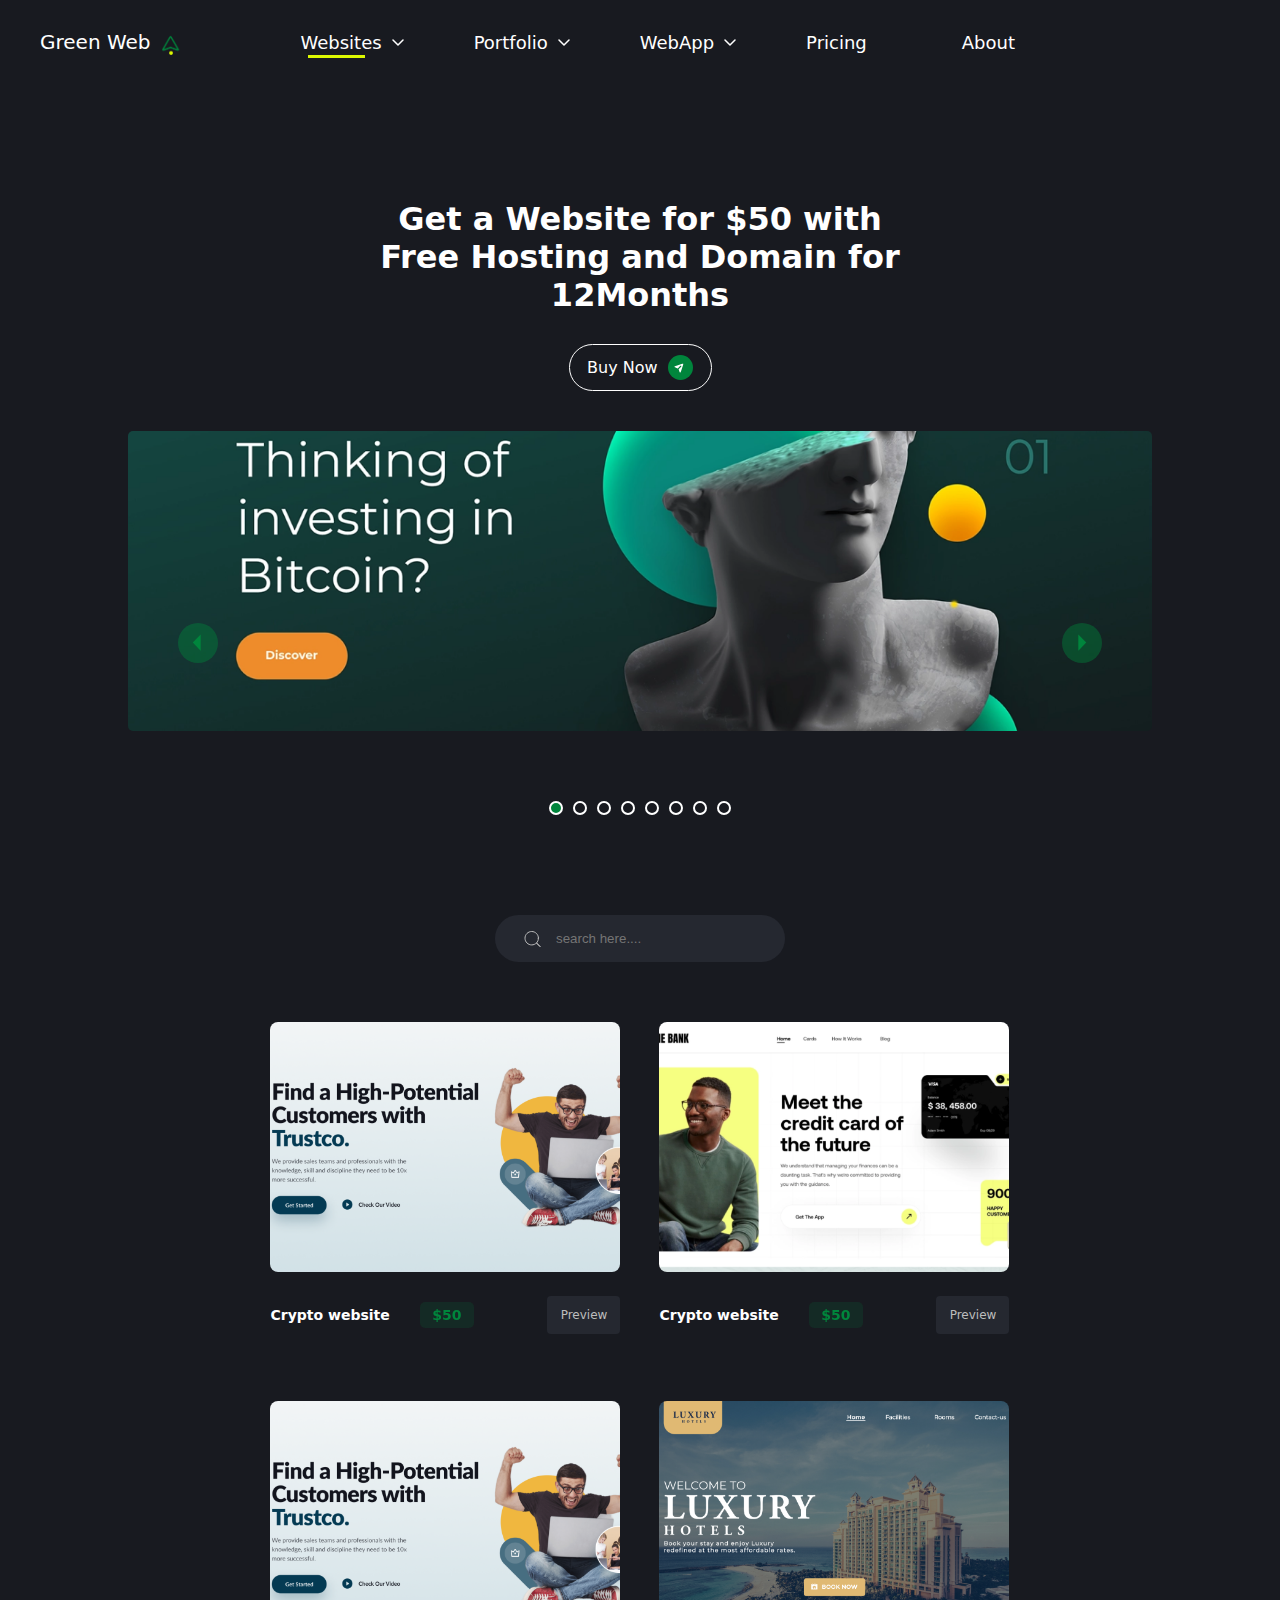
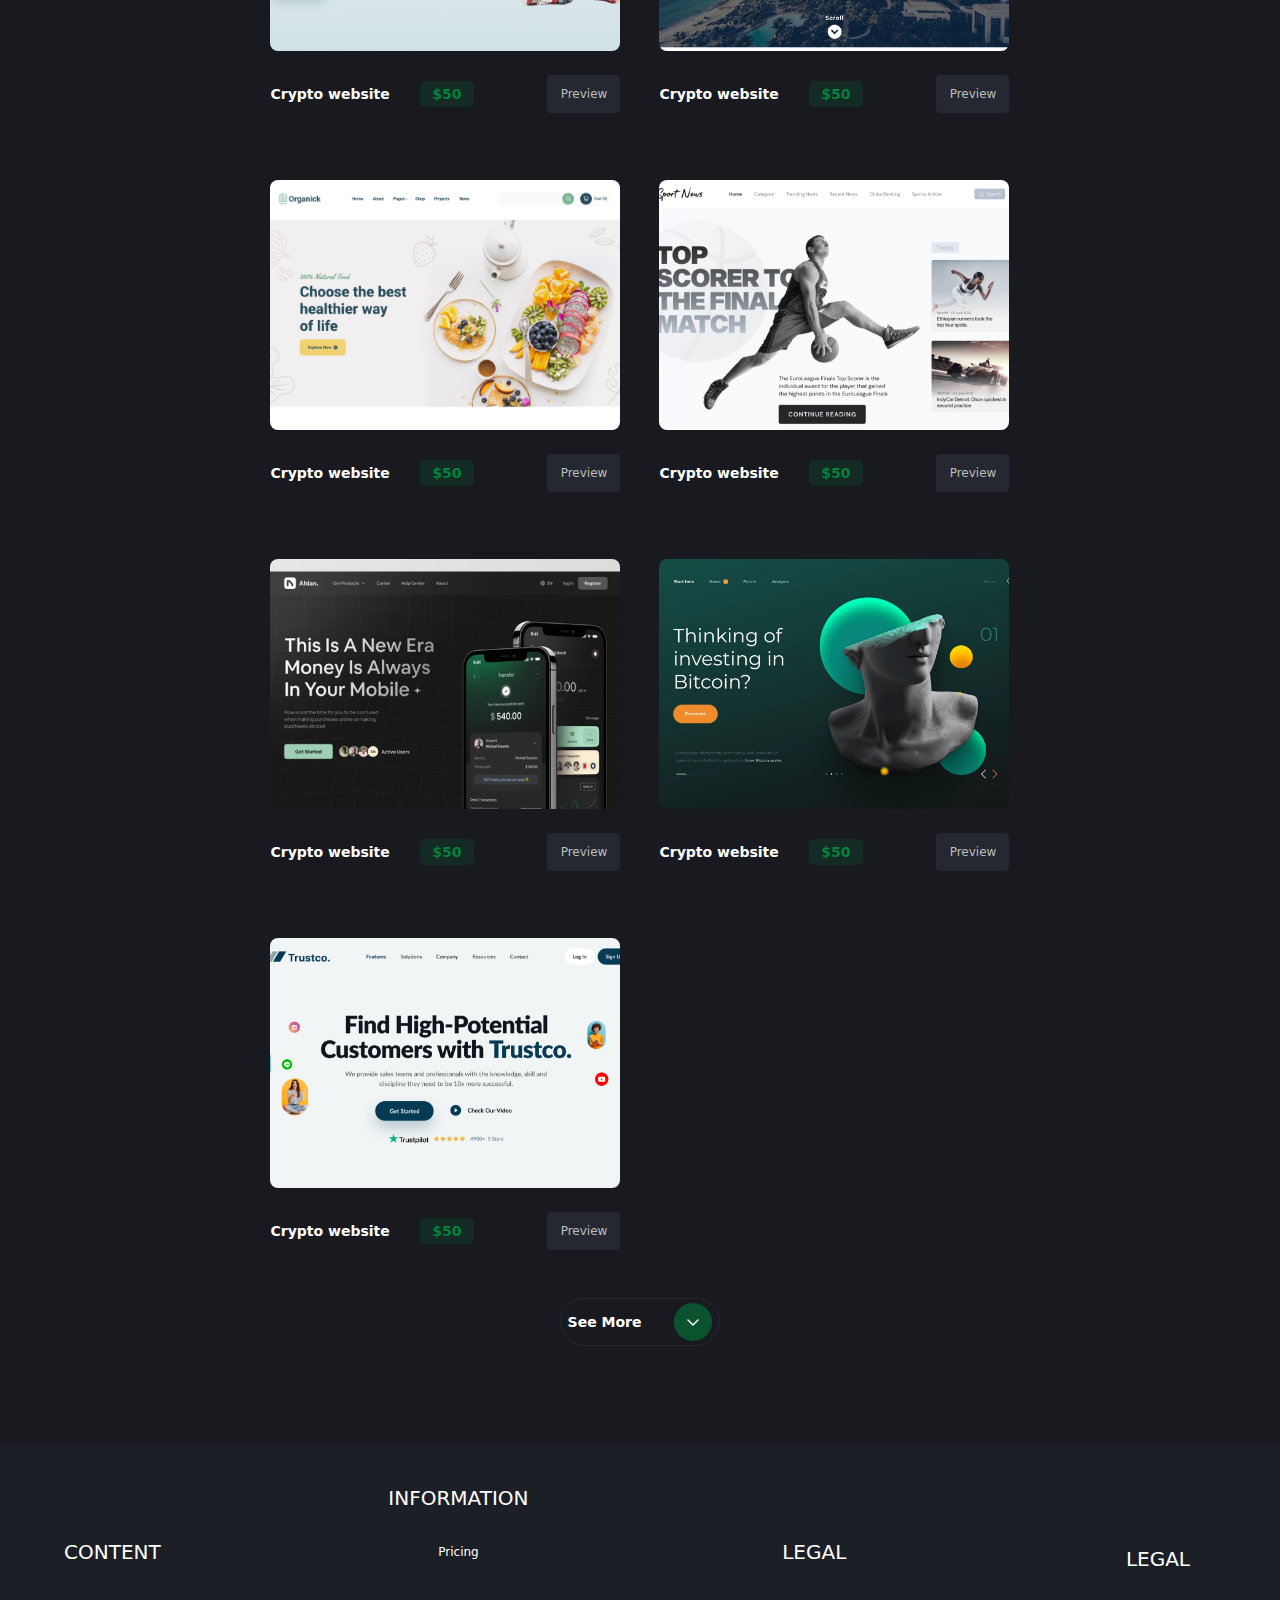
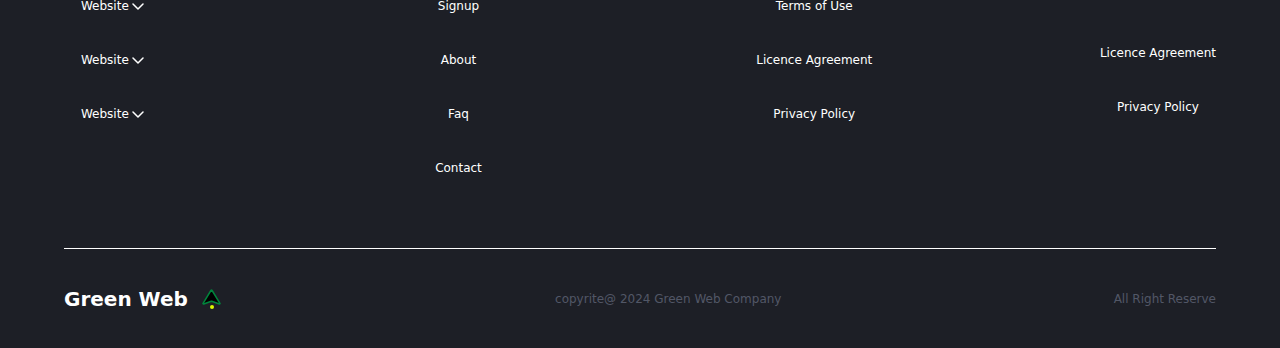
<file: HOME_PAGE/index.html>
<!DOCTYPE html>
<html lang="en">
<head>
    <meta charset="UTF-8">
    <meta name="viewport" content="width=device-width, initial-scale=1.0">
    <title>Green Web</title>
    <link rel="stylesheet" href="../HOME_PAGE/style.css">
    
</head>
<body>
    <header class="header" id="header">
        <div class="logo">
            <span class="grw">Green Web</span>
            <img class="svg1" src="../images/iconoir_maps-arrow (1).png" alt="">
            <!-- <svg class="svg1"     xmlns="http://www.w3.org/2000/svg" width="22" height="23" viewBox="0 0 22 23" fill="none" >
                <path d="M2.06504 16.305L10.0591 3.23647C10.1033 3.16469 10.1675 3.10497 10.245 3.06343C10.3225 3.02189 10.4106 3 10.5004 3C10.5901 3 10.6782 3.02189 10.7557 3.06343C10.8333 3.10497 10.8974 3.16469 10.9417 3.23647L18.9357 16.305C18.9865 16.3888 19.008 16.485 18.9973 16.5804C18.9866 16.6758 18.9441 16.7659 18.8756 16.8383C18.8072 16.9107 18.7161 16.962 18.6149 16.9851C18.5136 17.0082 18.4071 17.002 18.3098 16.9674L10.684 14.2414C10.5659 14.1992 10.4349 14.1992 10.3167 14.2414L2.69097 16.9683C2.59354 17.0031 2.4868 17.0094 2.38533 16.9863C2.28387 16.9632 2.19265 16.9119 2.12414 16.8393C2.05563 16.7667 2.01318 16.6764 2.0026 16.5807C1.99203 16.4851 2.01383 16.3888 2.06504 16.305Z" stroke="#00853C" stroke-width="1.5" stroke-linecap="round" stroke-linejoin="round"/>
                <circle cx="11" cy="20" r="2" fill="#DCF901"/>
              </svg> -->
        </div>
        <nav class="nav_list" id="sidebar">
            <ul class="ul_list">
                <li class="li_list active_link">
 
    <a href="../Signin/signin.html" class="link_list   ">
                    <span class="link_text">Websites</span>
                    <svg xmlns="http://www.w3.org/2000/svg" width="12" height="7" viewBox="0 0 12 7" fill="none">
                        <path d="M11 1L6 6L1 1" stroke="white" stroke-width="1.5" stroke-linecap="round" stroke-linejoin="round"/>
                      </svg>
                      <div class="dropdown"></div>
                </a>
            </li>
                <li class="li_list">
                    <a href="../FORGOT_PASSWORD_PAGE/Forgot-Password.html" class="link_list">
                    <span class="link_text">Portfolio</span>
                    <svg xmlns="http://www.w3.org/2000/svg" width="12" height="7" viewBox="0 0 12 7" fill="none">
                        <path d="M11 1L6 6L1 1" stroke="white" stroke-width="1.5" stroke-linecap="round" stroke-linejoin="round"/>
                      </svg>
                      <div class="dropdown"></div>
                </a>
            </li>
                <li class="li_list">
                    <a href="../login-path/login.html" class="link_list">
                        <span class="link_text">WebApp</span>
                    <svg xmlns="http://www.w3.org/2000/svg" width="12" height="7" viewBox="0 0 12 7" fill="none">
                        <path d="M11 1L6 6L1 1" stroke="white" stroke-width="1.5" stroke-linecap="round" stroke-linejoin="round"/>
                      </svg>
                      <div class="dropdown"></div>
                   </a>
            </li>
                <li class="li_list">
                    <a href="../Verify-Account/veriffy.html" class="link_list">
                        <span class="link_text">Pricing</span>
                        
                    </a>
                </li>
                <li class="li_list">
                    <a href="../Reset password/reset.html" class="link_list">
                        <span class="link_text">About</span>
                        
                    </a>
                </li>
            </ul>
        </nav>
        <div class="menu" id="menu">
            <svg xmlns="http://www.w3.org/2000/svg" width="18" height="13" viewBox="0 0 18 13" fill="none">
                <path d="M0 0.5H18V2.5H0V0.5ZM0 5.5H18V7.5H0V5.5ZM0 10.5H18V12.5H0V10.5Z" fill="white"/>
              </svg>
        </div>
    </header>
    <main>
        <h2 class="intro-text">
            Get a Website for $50 with Free Hosting and Domain for 12Months
        </h2>
        <a class="buy_now" href="#">
            Buy Now
            <div class="sv">
                <svg class="buy-icon" xmlns="http://www.w3.org/2000/svg" width="14" height="14" viewBox="0 0 14 14" fill="#00853C;">
                    <path fill-rule="evenodd" clip-rule="evenodd" d="M5.79823 7.37724L4.4869 6.94032C3.11432 6.48299 2.42773 6.25432 2.42773 5.83374C2.42773 5.41374 3.11432 5.18449 4.4869 4.72716L9.45282 3.07166C10.4188 2.74966 10.9018 2.58866 11.1567 2.84357C11.4116 3.09849 11.2507 3.58149 10.9292 4.54691L9.27315 9.51341C8.81582 10.886 8.58715 11.5726 8.16657 11.5726C7.74657 11.5726 7.51732 10.886 7.05998 9.51341L6.62248 8.20266L9.16232 5.66282C9.26858 5.55281 9.32737 5.40545 9.32604 5.25251C9.32472 5.09956 9.26337 4.95325 9.15521 4.8451C9.04706 4.73694 8.90075 4.67559 8.7478 4.67426C8.59485 4.67293 8.4475 4.73173 8.33748 4.83799L5.79823 7.37724Z" fill="white"/>
                  </svg>
            </div>
            
         </a>
         <div class="slider-con">
            <div class="btn-right" id="btn-left">
                <svg xmlns="http://www.w3.org/2000/svg" width="39" height="39" viewBox="0 0 39 39" fill="none">
                <path d="M16.3333 11.375L24.25 19.5L16.3333 27.625V11.375Z" fill="#00853C"/>
              </svg>
            </div>
            <div class="btn-left" id="btn-right">
                <svg xmlns="http://www.w3.org/2000/svg" width="39" height="39" viewBox="0 0 39 39" fill="none">
                    <path d="M22.6667 11.375L14.75 19.5L22.6667 27.625V11.375Z" fill="#00853C"/>
                  </svg>
            </div>
            <div class="img-wrapper" id="img-wrapper">
                <div class="imgcon">
                    <img src="../images/image 4 (1).png" alt="">
                </div>
                <div class="imgcon">
                    <img src="../images/image 4 (3).png" alt="">
                </div>
                <div class="imgcon">
                    <img src="../images/image 4 (1).png" alt="">
                </div>
                <div class="imgcon">
                    <img src="../images/image 4 (3).png" alt=""> 
                </div>
                <div class="imgcon">
                    <img src="../images/image 4 (1).png" alt="">
                </div>
                <div class="imgcon">
                    <img src="../images/image 4 (3).png" alt="">
                </div>
                <div class="imgcon">
                    <img src="../images/image 4 (1).png" alt="">
                </div>
                <div class="imgcon">
                    <img src="../images/image 4 (3).png" alt="">
                </div>
                
            </div>
            <div class="indicator-con">
                <span class="indicators active-indicator"></span>
                <span class="indicators"></span>
                <span class="indicators"></span>
                <span class="indicators"></span>
                <span class="indicators"></span>
                <span class="indicators"></span>
                <span class="indicators"></span>
                <span class="indicators"></span>
            </div>
         </div>
          
         <div class="images-den">
        <div class="inputsect">
            <img src="../images/Group.svg" alt="">
           <input class="search" type="text" placeholder="search here....">
        </div>
        <div class="image-preview-con">

            <a href="../previewPage/index.html" class="img-preview">
                <img src="../images/Hero 6.png" alt="">
                <div class="prev-con">
                    <h5 class="cry">Crypto website</h5>
                    <h5 class="amount">$50</h5>
                    <span href="#" class="preview">preview</span>
                </div>
            </a>

            <a href="../previewPage/index.html" class="img-preview">
                <img src="../images/original-2f86a6ecc3d47c39cad3ea5404a35d5d 1.png" alt="">
                <div class="prev-con">
                    <h5 class="cry">Crypto website</h5>
                    <h5 class="amount">$50</h5>
                    <span href="#" class="preview">preview</span>
                </div>
            </a>

            <a href="../previewPage/index.html" class="img-preview">
                <img src="../images/Hero 6.png" alt="">
                <span class="prev-con">
                    <h5 class="cry">Crypto website</h5>
                    <h5 class="amount">$50</h5>
                    <span href="#" class="preview">preview</span>
                </span>
            </a>

            <a href="#" class="img-preview">
                <img src="../images/Hero 2.png" alt="">
                <div class="prev-con">
                    <h5 class="cry">Crypto website</h5>
                    <h5 class="amount">$50</h5>
                    <span href="#" class="preview">preview</span>
                </div>
            </a>

            <a href="../previewPage/index.html" class="img-preview">
                <img src="../images/image 4 (4).png" alt="">
                <div class="prev-con">
                    <h5 class="cry">Crypto website</h5>
                    <h5 class="amount">$50</h5>
                    <span href="#" class="preview">preview</span>
                </div>
            </a>

            <a href="../previewPage/index.html" class="img-preview">
                <img src="../images/Sport News Landing Page 1.png" alt="">
                <div class="prev-con">
                    <h5 class="cry">Crypto website</h5>
                    <h5 class="amount">$50</h5>
                    <span href="#" class="preview">preview</span>
                </div>
            </a>

            <a href="../previewPage/index.html" class="img-preview">
                <img src="../images/original-070e76120b4cc7173903101bdaeefa3c 1.png" alt="">
                <div class="prev-con">
                    <h5 class="cry">Crypto website</h5>
                    <h5 class="amount">$50</h5>
                    <span href="#" class="preview">preview</span>
                </div>
            </a>

            <a href="#" class="img-preview">
                <img src="../images/image 4 (2).png" alt="">
                <div class="prev-con">
                    <h5 class="cry">Crypto website</h5>
                    <h5 class="amount">$50</h5>
                    <span href="#" class="preview">preview</span>
                </div>
            </a>

            <a href="#" class="img-preview">
                <img src="../images/Hero 5.png" alt="">
                <div class="prev-con">
                    <h5 class="cry">Crypto website</h5>
                    <h5 class="amount">$50</h5>
                    <span href="#" class="preview">preview</span>
                </div>
            </a>
        </div>
         <div class="see">
            <a href="#" class="seemore">see more</a>
            <div class="ic">
                <svg xmlns="http://www.w3.org/2000/svg" width="12" height="7" viewBox="0 0 12 7" fill="none">
                    <path d="M11 1L6 6L1 1" stroke="white" stroke-width="1.5" stroke-linecap="round" stroke-linejoin="round"/>
                  </svg>
            </div>
         </div>
         </div>
    </main>
    <footer class="footer">
        <div class="footer-con">
            <div class="footer-line">
                <h5 class="bdt">CONTENT</h5>
                <ul class="footer-li-con">
                    <li class="ft-list">
                        <a href="#" class="f-link">
                            <p>Website</p>
                            <svg xmlns="http://www.w3.org/2000/svg" width="12" height="7" viewBox="0 0 12 7" fill="none">
                                <path d="M11 1L6 6L1 1" stroke="white" stroke-width="1.5" stroke-linecap="round" stroke-linejoin="round"/>
                              </svg>
                        </a>
                    </li>
                    <li class="ft-list">
                        <a href="#" class="f-link">
                            <p>Website</p>
                            <svg xmlns="http://www.w3.org/2000/svg" width="12" height="7" viewBox="0 0 12 7" fill="none">
                                <path d="M11 1L6 6L1 1" stroke="white" stroke-width="1.5" stroke-linecap="round" stroke-linejoin="round"/>
                              </svg>
                        </a>
                    </li>
                    <li class="ft-list">
                        <a href="#" class="f-link">
                            <p>Website</p>
                            <svg xmlns="http://www.w3.org/2000/svg" width="12" height="7" viewBox="0 0 12 7" fill="none">
                                <path d="M11 1L6 6L1 1" stroke="white" stroke-width="1.5" stroke-linecap="round" stroke-linejoin="round"/>
                              </svg>
                        </a>
                    </li>
                </ul>
            </div>
            <div class="footer-line">
                <h5 class="bdt">INFORMATION</h5>
                <ul class="footer-li-con">
                    <li class="ft-list">
                        <a href="#" class="f-link">Pricing</a>
                    </li>
                    <li class="ft-list">
                        <a href="#" class="f-link">Signup</a>
                    </li>
                    <li class="ft-list">
                        <a href="#" class="f-link">About</a>
                    </li>
                    <li class="ft-list">
                        <a href="#" class="f-link">Faq</a>
                    </li>
                    <li class="ft-list">
                        <a href="#" class="f-link">Contact</a>
                    </li>
                </ul>
            </div>
            <div class="footer-line">
                <h5 class="bdt">LEGAL</h5>
                <ul class="footer-li-con">
                    <li class="ft-list">
                        <a href="#" class="f-link">Terms of Use</a>
                    </li>
                    <li class="ft-list">
                        <a href="#" class="f-link">Licence Agreement</a>
                    </li>
                    <li class="ft-list">
                        <a href="#" class="f-link"> Privacy Policy</a>
                    </li>
                  
                </ul>
            </div>
            <div class="footer-line">
                <h5 class="bdt">LEGAL</h5>
                <ul class="footer-li-con">
                    <li class="ft-list">
                        <a href="#" class="f-link">

                        </a>
                    </li>
                    <li class="ft-list">
                        <a href="#" class="f-link">Licence Agreement</a>
                    </li>
                    <li class="ft-list">
                        <a href="#" class="f-link"> Privacy Policy</a>
                    </li>
            </div>
        </div>
        <div class="reserve">
            <div class="logo-2">
                <h5>Green Web</h5>
                <svg class="svg1"     xmlns="http://www.w3.org/2000/svg" width="22" height="23" viewBox="0 0 22 23" >
                    <path d="M2.06504 16.305L10.0591 3.23647C10.1033 3.16469 10.1675 3.10497 10.245 3.06343C10.3225 3.02189 10.4106 3 10.5004 3C10.5901 3 10.6782 3.02189 10.7557 3.06343C10.8333 3.10497 10.8974 3.16469 10.9417 3.23647L18.9357 16.305C18.9865 16.3888 19.008 16.485 18.9973 16.5804C18.9866 16.6758 18.9441 16.7659 18.8756 16.8383C18.8072 16.9107 18.7161 16.962 18.6149 16.9851C18.5136 17.0082 18.4071 17.002 18.3098 16.9674L10.684 14.2414C10.5659 14.1992 10.4349 14.1992 10.3167 14.2414L2.69097 16.9683C2.59354 17.0031 2.4868 17.0094 2.38533 16.9863C2.28387 16.9632 2.19265 16.9119 2.12414 16.8393C2.05563 16.7667 2.01318 16.6764 2.0026 16.5807C1.99203 16.4851 2.01383 16.3888 2.06504 16.305Z" stroke="#00853C" stroke-width="1.5" stroke-linecap="round" stroke-linejoin="round"/>
                    <circle cx="11" cy="20" r="2" fill="#DCF901"/>
                  </svg>
            </div>
            <p>copyrite@    2024 Green Web Company</p>
            <p>All Right Reserve</p>
        </div>
    </footer>
    <script src="../js.js"></script>
</body>
</html>
</file>
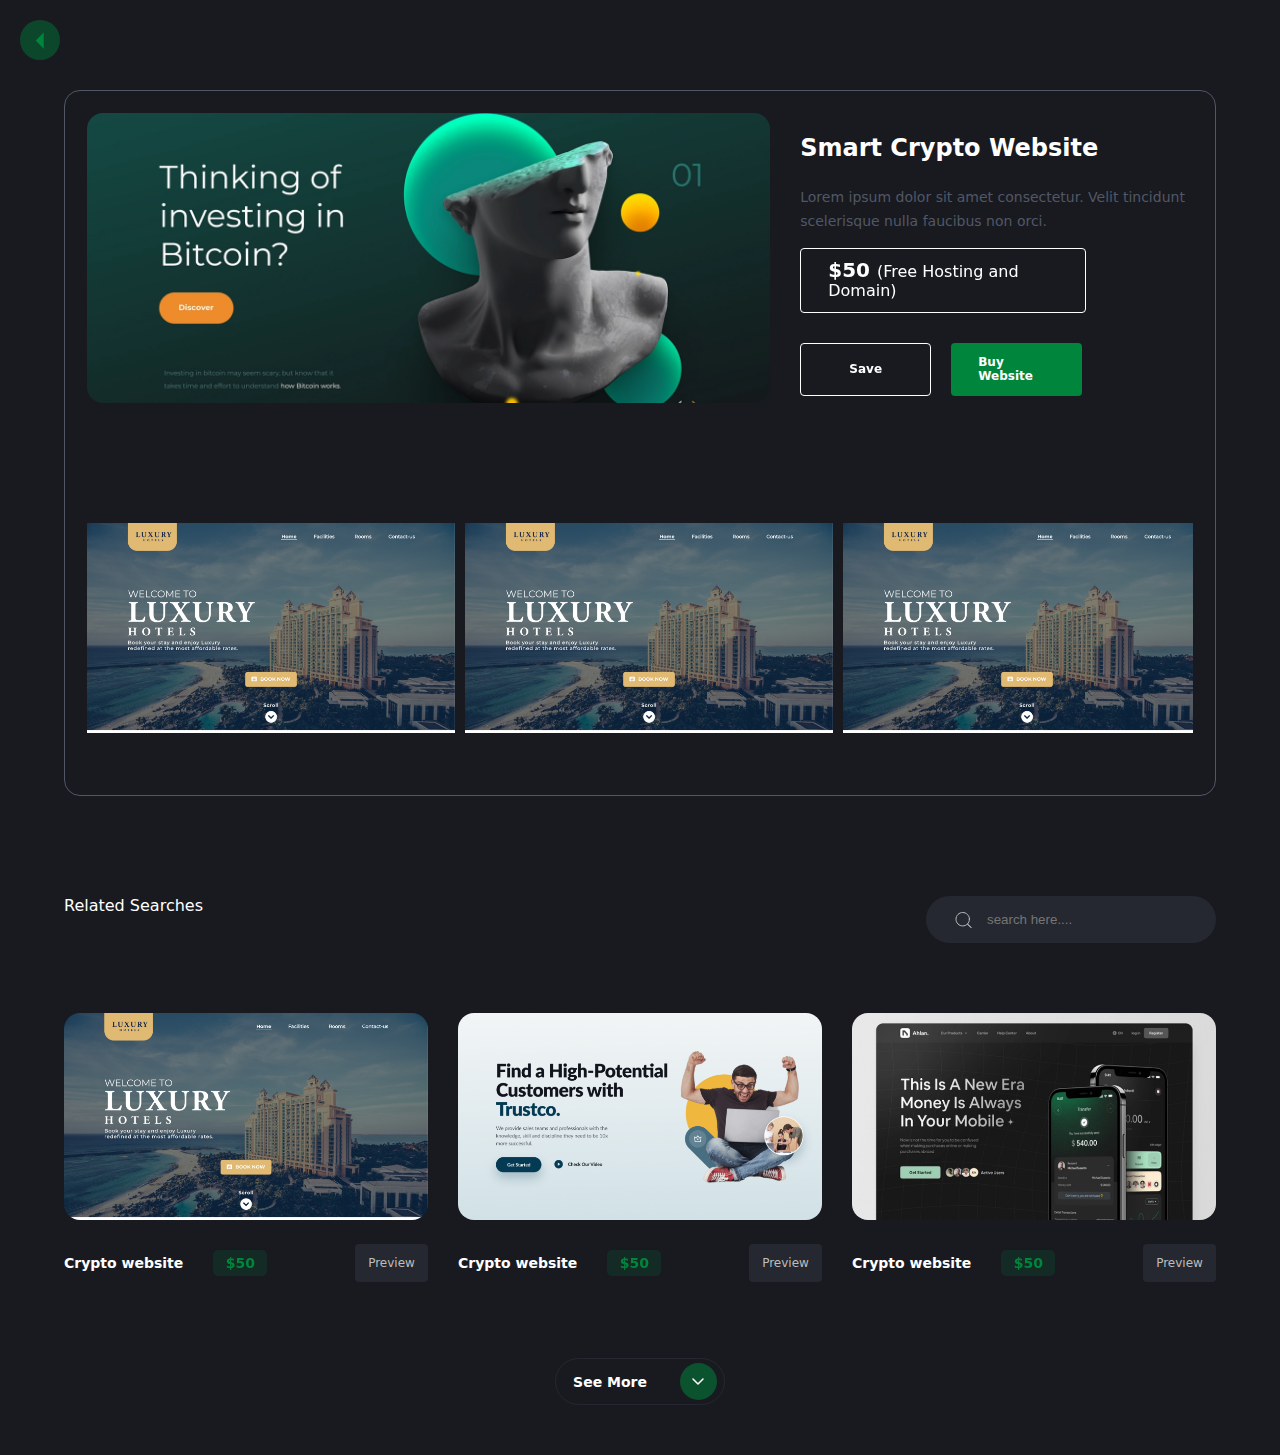
<file: previewPage/index.html>
<!DOCTYPE html>
 <html lang="en">
 <head>
    <meta charset="UTF-8">
    <meta name="viewport" content="width=device-width, initial-scale=1.0">
    <title>Preview page</title>
    <link rel="stylesheet" href="../previewPage/preview.css">
 </head>
 <body>
    <div class="btn-left" id="btn-back">
        <svg xmlns="http://www.w3.org/2000/svg" width="39" height="39" viewBox="0 0 39 39" fill="none">
            <path d="M22.6667 11.375L14.75 19.5L22.6667 27.625V11.375Z" fill="#00853C"/>
          </svg>
    </div>
    <div class="preview-con">
        <div class="image-row">
            <div class="wrap2"> 
            <div class="img-c">
                <img src="../images/image 4 (1).png" alt="">
            </div>
            <div class="intro-text-con">
                <h2 class="ttx">Smart Crypto Website</h2>
                <p>Lorem ipsum dolor sit amet consectetur. Velit tincidunt scelerisque nulla faucibus non orci.</p>
                <div class="dollar">
                    <h5><span>$50 </span>  (Free Hosting and Domain)</h5>
                    <span style="display: flex; gap: 20px;">
                        <a style="background-color: transparent; border: 1px solid #fff;" href="#">Save</a>
                        <a href="#">Buy Website</a>
 
                    </span>
                     
                </div>
            </div>
        </div>

            <div class="carosel-con">
                <div class="img-wraper">
                 <div class="each-div">
                     <img src="../images/Hero 2.png" alt="">
                   
                 </div>
                 <div class="each-div">
                     <img src="../images/Hero 2.png" alt="">
                     
                 </div>
                 <div class="each-div">
                     <img src="../images/Hero 2.png" alt="">
            
                 </div>
                 <div class="each-div">
                     <img src="../images/Hero 2.png" alt="">
                 </div>
                 <div class="each-div">
                     <img src="../images/Hero 2.png" alt="">
                 </div>
                </div>
             </div>
        </div>
        
        <div class="related-search">
            <div class="rel-wrapper">
                <h5>Related Searches</h5>
                <div class="inputsect">
                    <img src="../images/Group.svg" alt="">
                   <input class="search" type="text" placeholder="search here....">
                </div>
            </div>
            <div class="raper">
                <div class="each-div">
                    <img src="../images/Hero 2.png" alt="">
                    <div class="prev-con">
                        <h5 class="cry">Crypto website</h5>
                        <h5 class="amount">$50</h5>
                        <a href="#" class="preview">preview</a>
                    </div>
                </div>
                <div class="each-div">
                    <img src="../images/Hero 6.png" alt="">
                    <div class="prev-con">
                        <h5 class="cry">Crypto website</h5>
                        <h5 class="amount">$50</h5>
                        <a href="#" class="preview">preview</a>
                    </div>
                </div>
                <div class="each-div">
                    <img src="../images/original-070e76120b4cc7173903101bdaeefa3c 1 (1).png" alt="">
                    <div class="prev-con">
                        <h5 class="cry">Crypto website</h5>
                        <h5 class="amount">$50</h5>
                        <a href="#" class="preview">preview</a>
                        
                    </div>
                </div>
                <!-- <div class="each-div">
                    <img src="../images/Hero 2.png" alt="">
                </div>
                <div class="each-div">
                    <img src="../images/Hero 2.png" alt="">
                </div> -->
            </div>
        </div>
        <div class="see">
            <a href="#" class="seemore">see more</a>
            <div class="ic">
                <svg xmlns="http://www.w3.org/2000/svg" width="12" height="7" viewBox="0 0 12 7" fill="none">
                    <path d="M11 1L6 6L1 1" stroke="white" stroke-width="1.5" stroke-linecap="round" stroke-linejoin="round"/>
                  </svg>
            </div>
         </div>
    </div>
    <script src="../previewPage/preview.js"></script>
 </body>
 </html>
</file>
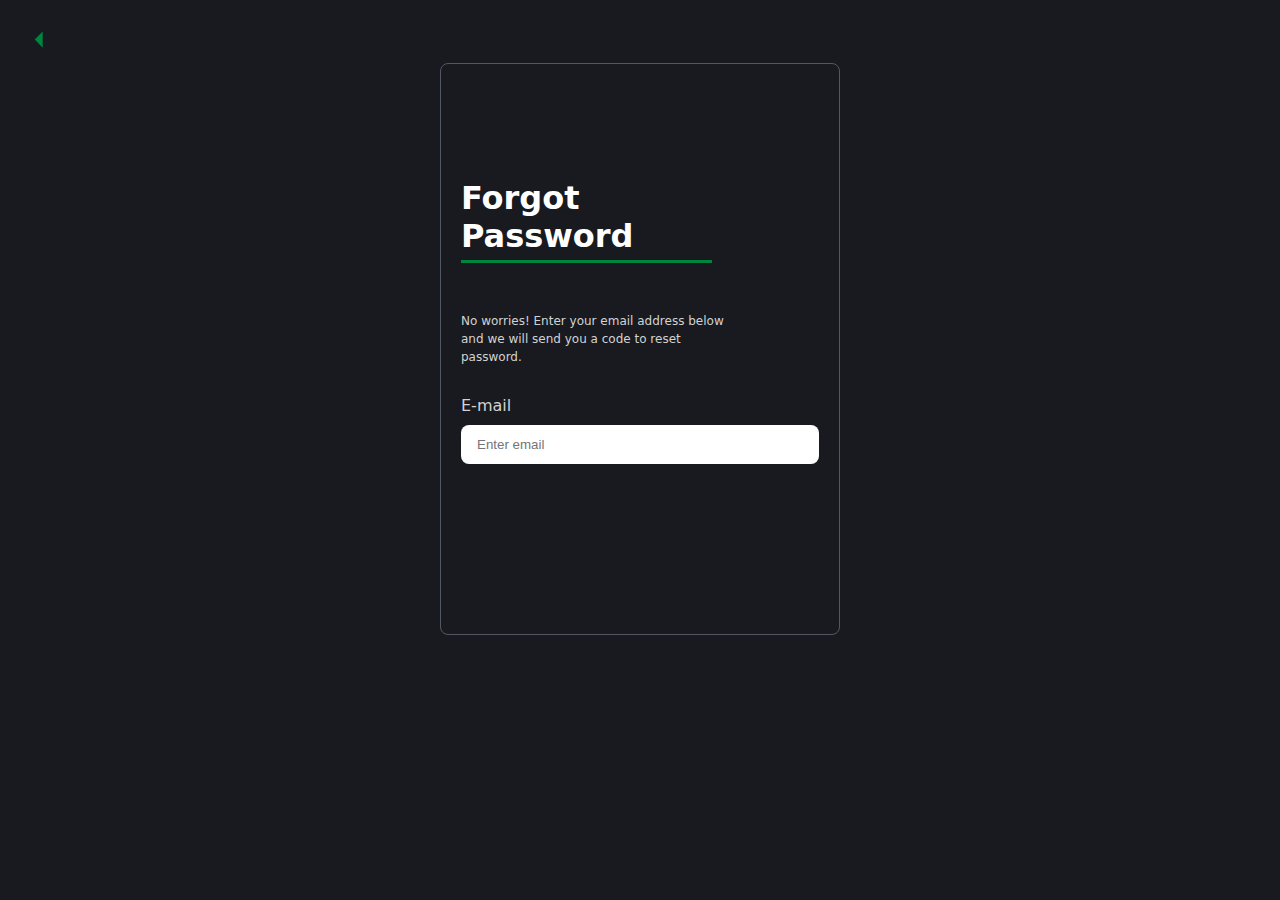
<file: FORGOT_PASSWORD_PAGE/Forgot-Password.html>
<!DOCTYPE html>
<html lang="en">
<head>
    <meta charset="UTF-8">
    <meta name="viewport" content="width=device-width, initial-scale=1.0">
    <title>Forgort Password</title>
    <link rel="stylesheet" href="../FORGOT_PASSWORD_PAGE/Forgot-pass.css">
</head>
<body>
    <div class="container">
        <div class="container-wraper">
            <div class="forgot-sect">
                <div class="forgot-wrap">
                    <svg class="back" xmlns="http://www.w3.org/2000/svg" width="39" height="39" viewBox="0 0 39 39" fill="none">
                        <path d="M22.6667 11.375L14.75 19.5L22.6667 27.625V11.375Z" fill="#00853C"/>
                      </svg>
                      <div class="forgot-row">
                        <h1>Forgot Password</h1>
                        <p>No worries! Enter your email address below and 
                            we will send you a code to reset password.
                        </p>
                        <div class="email-box">
                            <label for="email">E-mail</label>
                            <br>
                            <input type="email" name="email" id="email" placeholder="Enter email">
                        </div>
                        <a href="#" class="instructions">Send Reset instructions</a>
                      </div>
                </div>
            </div>
            <div style="display: none;" class="image-sect"></div>
        </div>
    </div>
   <script src="../FORGOT_PASSWORD_PAGE/password.js"></script>
</body>
</html>
</file>
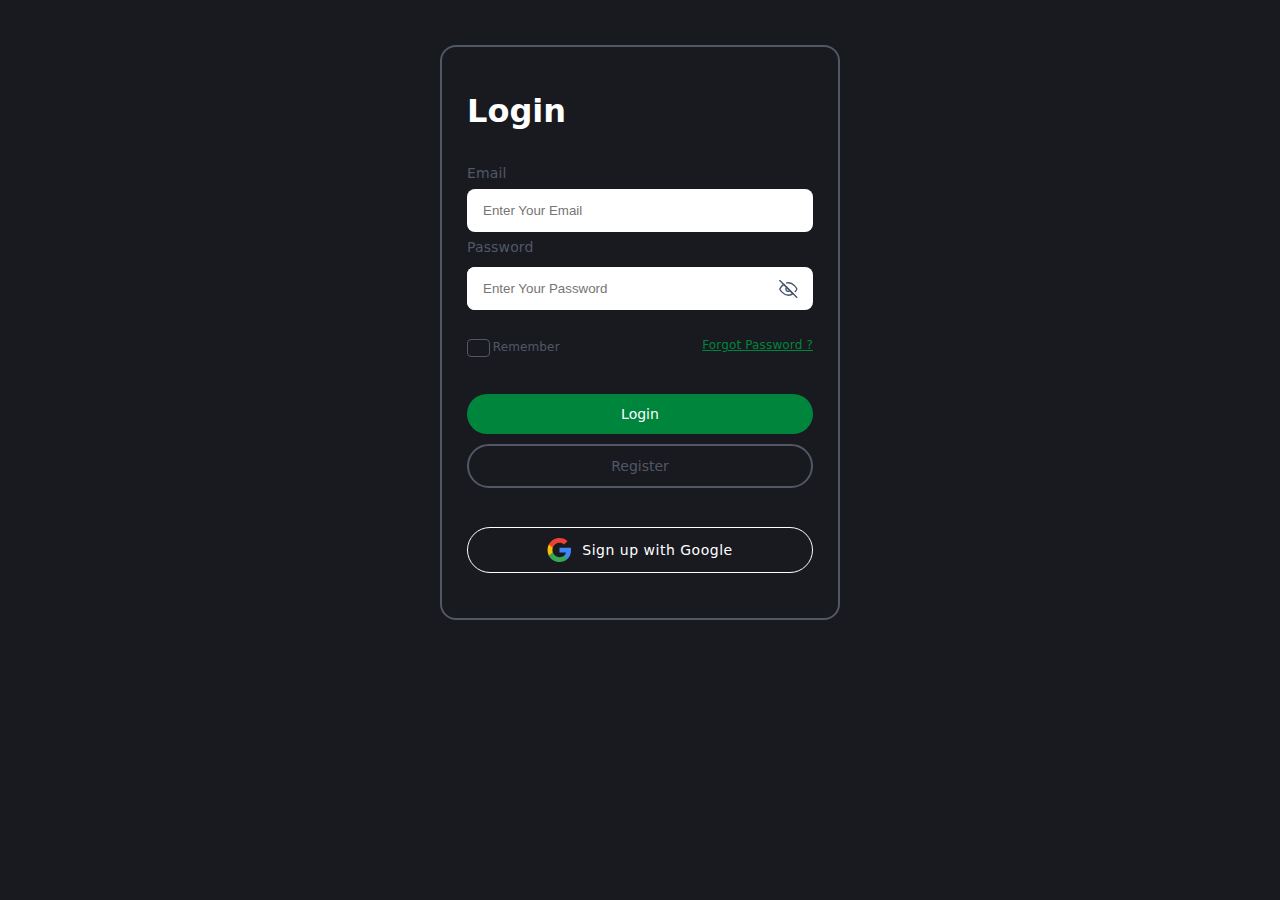
<file: login-path/login.html>
<!DOCTYPE html>
<html lang="en">
<head>
    <meta charset="UTF-8">
    <meta name="viewport" content="width=device-width, initial-scale=1.0">
    <title>login</title>
    <link rel="stylesheet" href="../login-path/login.css">
</head>
<body>
    <div class="slide-rope">
        <div class="container">
            <div class="login_con">
                <div class="login_wrap">
                    <h2 class="login-2">Login</h2>
                    <br>
                    <div class="input_wraper">
                        
                        
                        <label class="label" for="email">Email</label>
                        <br>
                        <input type="email" id="email2" placeholder="Enter Your Email">
                        <span class="incorrect-coni" id="error-e">
                            <svg xmlns="http://www.w3.org/2000/svg" width="17" height="18" viewBox="0 0 17 18" fill="none">
                                <path d="M8.49935 16.0837C12.4114 16.0837 15.5827 12.9123 15.5827 9.00033C15.5827 5.08831 12.4114 1.91699 8.49935 1.91699C4.58733 1.91699 1.41602 5.08831 1.41602 9.00033C1.41602 12.9123 4.58733 16.0837 8.49935 16.0837Z" stroke="#D12E34" stroke-width="1.5" stroke-linecap="round" stroke-linejoin="round"/>
                                <path d="M8.5 11.8333V9" stroke="#D12E34" stroke-width="1.5" stroke-linecap="round" stroke-linejoin="round"/>
                                <path d="M8.5 6.16699H8.50708" stroke="#D12E34" stroke-width="1.5" stroke-linecap="round" stroke-linejoin="round"/>
                              </svg>
                              <p class="incorrect-txt">Incorrect password. Please check your password.</p>
                        </span>
                        
                        
                        <label class="label"  for="password">password</label>
                        <br>
                        <span class="password-indicator-con" id="error-p">
                            <input type="password" id="password2" placeholder="Enter Your Password">
                            <svg xmlns="http://www.w3.org/2000/svg" width="20" height="20" viewBox="0 0 20 20" fill="none">
                                <g clip-path="url(#clip0_1765_116)">
                                  <path d="M8.24967 3.53303C8.82328 3.39876 9.41056 3.33164 9.99967 3.33303C15.833 3.33303 19.1663 9.99969 19.1663 9.99969C18.6605 10.946 18.0572 11.837 17.3663 12.658M11.7663 11.7664C11.5375 12.012 11.2615 12.209 10.9548 12.3456C10.6481 12.4823 10.3171 12.5557 9.98142 12.5617C9.64574 12.5676 9.31231 12.5058 9.00102 12.3801C8.68972 12.2544 8.40694 12.0672 8.16955 11.8298C7.93215 11.5924 7.745 11.3096 7.61926 10.9984C7.49353 10.6871 7.43178 10.3536 7.4377 10.018C7.44362 9.68228 7.5171 9.35123 7.65374 9.04457C7.79038 8.7379 7.98738 8.4619 8.23301 8.23303M14.9497 14.9497C13.5252 16.0355 11.7906 16.6371 9.99967 16.6664C4.16634 16.6664 0.833008 9.99969 0.833008 9.99969C1.86958 8.06794 3.30729 6.3802 5.04967 5.0497L14.9497 14.9497Z" stroke="#475569" stroke-width="1.5" stroke-linecap="round" stroke-linejoin="round"/>
                                  <path d="M0.833008 0.833008L19.1663 19.1663" stroke="#475569" stroke-width="1.5" stroke-linecap="round" stroke-linejoin="round"/>
                                </g>
                                <defs>
                                  <clipPath id="clip0_1765_116">
                                    <rect width="20" height="20" fill="white"/>
                                  </clipPath>
                                </defs>
                              </svg>
                        </span>
                        <span class="incorrect-coni">
                            <svg xmlns="http://www.w3.org/2000/svg" width="17" height="18" viewBox="0 0 17 18" fill="none">
                                <path d="M8.49935 16.0837C12.4114 16.0837 15.5827 12.9123 15.5827 9.00033C15.5827 5.08831 12.4114 1.91699 8.49935 1.91699C4.58733 1.91699 1.41602 5.08831 1.41602 9.00033C1.41602 12.9123 4.58733 16.0837 8.49935 16.0837Z" stroke="#D12E34" stroke-width="1.5" stroke-linecap="round" stroke-linejoin="round"/>
                                <path d="M8.5 11.8333V9" stroke="#D12E34" stroke-width="1.5" stroke-linecap="round" stroke-linejoin="round"/>
                                <path d="M8.5 6.16699H8.50708" stroke="#D12E34" stroke-width="1.5" stroke-linecap="round" stroke-linejoin="round"/>
                              </svg>
                              <p class="incorrect-txt">Incorrect password. Please check your password.</p>
                        </span>
                        <div class="remember-password">
                            <span class="remember-box">
                                <input class="check" type="checkbox" name="checkbox" id="check">
                                
                                <label for="check" class="remb-txt">Remember</label>
                            </span>
                            <a class="forgot-password" href="#">Forgot Password ?</a>
                        </div>
                         
                        <br>
                        
                        <span class="login-btn-register-btn">
                            
                            
                            <a href="#" class="login-btn">Login</a>
                            <a href="../REGISTER_PAGE/register.html" class="register-btn">Register</a>
                        </span>
        
                    </div>
                    
                      
                    <a class="google-register" href="">
                        <svg xmlns="http://www.w3.org/2000/svg" width="25" height="24" viewBox="0 0 25 24" fill="none">
                            <path fill-rule="evenodd" clip-rule="evenodd" d="M24.02 12.2729C24.02 11.422 23.9436 10.6038 23.8018 9.81836H12.5V14.4602H18.9582C18.68 15.9602 17.8345 17.2311 16.5636 18.082V21.0929H20.4418C22.7109 19.0038 24.02 15.9274 24.02 12.2729Z" fill="#4285F4"/>
                            <path fill-rule="evenodd" clip-rule="evenodd" d="M12.5 24.0003C15.74 24.0003 18.4564 22.9257 20.4418 21.093L16.5636 18.0821C15.4891 18.8021 14.1145 19.2275 12.5 19.2275C9.37455 19.2275 6.72909 17.1166 5.78546 14.2803H1.77637V17.3894C3.75091 21.3112 7.80909 24.0003 12.5 24.0003Z" fill="#34A853"/>
                            <path fill-rule="evenodd" clip-rule="evenodd" d="M5.78545 14.2804C5.54545 13.5604 5.40909 12.7913 5.40909 12.0004C5.40909 11.2095 5.54545 10.4404 5.78545 9.72042V6.61133H1.77636C0.963636 8.23133 0.5 10.0641 0.5 12.0004C0.5 13.9368 0.963636 15.7695 1.77636 17.3895L5.78545 14.2804Z" fill="#FBBC05"/>
                            <path fill-rule="evenodd" clip-rule="evenodd" d="M12.5 4.77273C14.2618 4.77273 15.8436 5.37818 17.0873 6.56727L20.5291 3.12545C18.4509 1.18909 15.7345 0 12.5 0C7.80909 0 3.75091 2.68909 1.77637 6.61091L5.78546 9.72C6.72909 6.88364 9.37455 4.77273 12.5 4.77273Z" fill="#EA4335"/>
                          </svg>
                        Sign up with Google
                    </a>
                </div>
        
             </div>
        </div>
    </div>
    <script src="../login-path/login.js"></script>
</body>
</html>
</file>
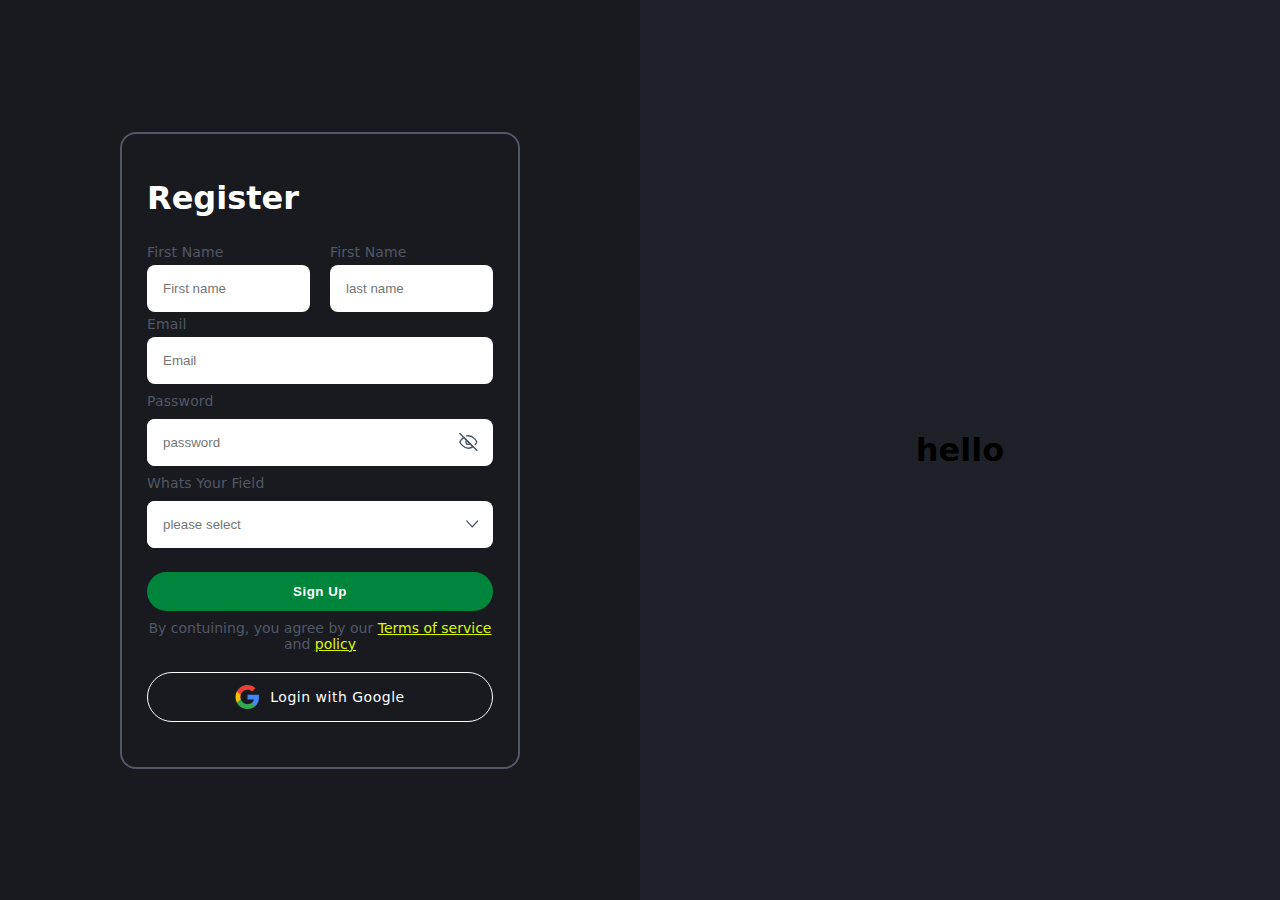
<file: LOGIN_PAGE/Login.html>
<!DOCTYPE html>
<html lang="en">
<head>
    <meta charset="UTF-8">
    <meta name="viewport" content="width=device-width, initial-scale=1.0">
    <title>Login & signup page</title>
    <link rel="stylesheet" href="../LOGIN_PAGE/Login.css">
</head>
<body>
    <div class="slide-rope"> 
        <div class="container">
            <div class="login_con">
                <form class="login_wrap" action="">
                    <h2>Register</h2>
                    <br>
                    <div class="input_wraper">
                        <span class="names">
                          <span class="holder">
                            <label for="frstname">first name</label>
                            <br>
                            <input id="first-name" type="text" placeholder="First name">
                          </span> 
                            <br>
                            <span class="holder">
                                <label for="frstname">first name</label>
                                <br>
                                <input id="last-name" type="text" placeholder="last name">
                            </span>
                            
                        </span>
                        <p class="incorrect-names" style="font-size: 12px; color: red;"></p>
                        
                        <label for="email">Email</label>
                        <br>
                        <input class="email" id="email1" type="email" placeholder="Email">
                        <p style="color: red;" class="incorrect-txt"></p>
                        
                        <label for="password">password</label>
                        <br>
                        <span class="password-indicator-con">
                            <input id="password-one" type="password" placeholder="password">
                            <svg id="show-hide" xmlns="http://www.w3.org/2000/svg" width="20" height="20" viewBox="0 0 20 20" fill="none">
                                <g clip-path="url(#clip0_1765_116)">
                                  <path d="M8.24967 3.53303C8.82328 3.39876 9.41056 3.33164 9.99967 3.33303C15.833 3.33303 19.1663 9.99969 19.1663 9.99969C18.6605 10.946 18.0572 11.837 17.3663 12.658M11.7663 11.7664C11.5375 12.012 11.2615 12.209 10.9548 12.3456C10.6481 12.4823 10.3171 12.5557 9.98142 12.5617C9.64574 12.5676 9.31231 12.5058 9.00102 12.3801C8.68972 12.2544 8.40694 12.0672 8.16955 11.8298C7.93215 11.5924 7.745 11.3096 7.61926 10.9984C7.49353 10.6871 7.43178 10.3536 7.4377 10.018C7.44362 9.68228 7.5171 9.35123 7.65374 9.04457C7.79038 8.7379 7.98738 8.4619 8.23301 8.23303M14.9497 14.9497C13.5252 16.0355 11.7906 16.6371 9.99967 16.6664C4.16634 16.6664 0.833008 9.99969 0.833008 9.99969C1.86958 8.06794 3.30729 6.3802 5.04967 5.0497L14.9497 14.9497Z" stroke="#475569" stroke-width="1.5" stroke-linecap="round" stroke-linejoin="round"/>
                                  <path d="M0.833008 0.833008L19.1663 19.1663" stroke="#475569" stroke-width="1.5" stroke-linecap="round" stroke-linejoin="round"/>
                                </g>
                                <defs>
                                  <clipPath id="clip0_1765_116">
                                    <rect width="20" height="20" fill="white"/>
                                  </clipPath>
                                </defs>
                              </svg>
                        </span>
                        <p style="color: red;" class="incorrect-pass"></p>
                        
                        <label for="field">Whats your field</label>
                        
                        <span class="field">
                            <input type="text" placeholder="please select">
                            <svg xmlns="http://www.w3.org/2000/svg" width="13" height="8" viewBox="0 0 13 8" fill="none">
                                <path d="M12 1L6.5 7L1 1" stroke="#525766" stroke-width="1.5" stroke-linecap="round" stroke-linejoin="round"/>
                              </svg>
                        </span>
                        <br>
                        
                        <button id="sinup" type="submit" href="#" class="create-account">Sign Up</button>  
        
                    </div>
                    
                    <p class="terms-condition">
                        By contuining, you agree by our
                         <a href="#">Terms of service</a>
                         and 
                         <a href="#"> policy</a>
                    </p>
                    <a class="google-register" href="">
                        <svg xmlns="http://www.w3.org/2000/svg" width="25" height="24" viewBox="0 0 25 24" fill="none">
                            <path fill-rule="evenodd" clip-rule="evenodd" d="M24.02 12.2729C24.02 11.422 23.9436 10.6038 23.8018 9.81836H12.5V14.4602H18.9582C18.68 15.9602 17.8345 17.2311 16.5636 18.082V21.0929H20.4418C22.7109 19.0038 24.02 15.9274 24.02 12.2729Z" fill="#4285F4"/>
                            <path fill-rule="evenodd" clip-rule="evenodd" d="M12.5 24.0003C15.74 24.0003 18.4564 22.9257 20.4418 21.093L16.5636 18.0821C15.4891 18.8021 14.1145 19.2275 12.5 19.2275C9.37455 19.2275 6.72909 17.1166 5.78546 14.2803H1.77637V17.3894C3.75091 21.3112 7.80909 24.0003 12.5 24.0003Z" fill="#34A853"/>
                            <path fill-rule="evenodd" clip-rule="evenodd" d="M5.78545 14.2804C5.54545 13.5604 5.40909 12.7913 5.40909 12.0004C5.40909 11.2095 5.54545 10.4404 5.78545 9.72042V6.61133H1.77636C0.963636 8.23133 0.5 10.0641 0.5 12.0004C0.5 13.9368 0.963636 15.7695 1.77636 17.3895L5.78545 14.2804Z" fill="#FBBC05"/>
                            <path fill-rule="evenodd" clip-rule="evenodd" d="M12.5 4.77273C14.2618 4.77273 15.8436 5.37818 17.0873 6.56727L20.5291 3.12545C18.4509 1.18909 15.7345 0 12.5 0C7.80909 0 3.75091 2.68909 1.77637 6.61091L5.78546 9.72C6.72909 6.88364 9.37455 4.77273 12.5 4.77273Z" fill="#EA4335"/>
                          </svg>
                        Login with Google
                    </a>
                </form>
        
             </div>
             <div class="svg-d">
                <div class="svg-d-wrap">
                    <h1>hello</h1>
                </div>
             </div>
        </div>
        <div class="container">
            <div class="login_con">
                <div class="login_wrap">
                    <h2 class="login-2">Login</h2>
                    <br>
                    <div class="input_wraper">
                        
                        
                        <label class="label" for="email">Email</label>
                        <br>
                        <input type="email" placeholder="Enter Your Email">
                        <span class="incorrect">
                            <svg xmlns="http://www.w3.org/2000/svg" width="17" height="18" viewBox="0 0 17 18" fill="none">
                                <path d="M8.49935 16.0837C12.4114 16.0837 15.5827 12.9123 15.5827 9.00033C15.5827 5.08831 12.4114 1.91699 8.49935 1.91699C4.58733 1.91699 1.41602 5.08831 1.41602 9.00033C1.41602 12.9123 4.58733 16.0837 8.49935 16.0837Z" stroke="#D12E34" stroke-width="1.5" stroke-linecap="round" stroke-linejoin="round"/>
                                <path d="M8.5 11.8333V9" stroke="#D12E34" stroke-width="1.5" stroke-linecap="round" stroke-linejoin="round"/>
                                <path d="M8.5 6.16699H8.50708" stroke="#D12E34" stroke-width="1.5" stroke-linecap="round" stroke-linejoin="round"/>
                              </svg>
                              <p class="incorrect-txt">Incorrect password. Please check your password.</p>
                        </span>
                        
                        
                        <label class="label"  for="password">password</label>
                        <br>
                        <span class="password-indicator-con">
                            <input type="password" placeholder="Enter Your Password">
                            <svg xmlns="http://www.w3.org/2000/svg" width="20" height="20" viewBox="0 0 20 20" fill="none">
                                <g clip-path="url(#clip0_1765_116)">
                                  <path d="M8.24967 3.53303C8.82328 3.39876 9.41056 3.33164 9.99967 3.33303C15.833 3.33303 19.1663 9.99969 19.1663 9.99969C18.6605 10.946 18.0572 11.837 17.3663 12.658M11.7663 11.7664C11.5375 12.012 11.2615 12.209 10.9548 12.3456C10.6481 12.4823 10.3171 12.5557 9.98142 12.5617C9.64574 12.5676 9.31231 12.5058 9.00102 12.3801C8.68972 12.2544 8.40694 12.0672 8.16955 11.8298C7.93215 11.5924 7.745 11.3096 7.61926 10.9984C7.49353 10.6871 7.43178 10.3536 7.4377 10.018C7.44362 9.68228 7.5171 9.35123 7.65374 9.04457C7.79038 8.7379 7.98738 8.4619 8.23301 8.23303M14.9497 14.9497C13.5252 16.0355 11.7906 16.6371 9.99967 16.6664C4.16634 16.6664 0.833008 9.99969 0.833008 9.99969C1.86958 8.06794 3.30729 6.3802 5.04967 5.0497L14.9497 14.9497Z" stroke="#475569" stroke-width="1.5" stroke-linecap="round" stroke-linejoin="round"/>
                                  <path d="M0.833008 0.833008L19.1663 19.1663" stroke="#475569" stroke-width="1.5" stroke-linecap="round" stroke-linejoin="round"/>
                                </g>
                                <defs>
                                  <clipPath id="clip0_1765_116">
                                    <rect width="20" height="20" fill="white"/>
                                  </clipPath>
                                </defs>
                              </svg>
                        </span>
                        <span class="incorrect">
                            <svg xmlns="http://www.w3.org/2000/svg" width="17" height="18" viewBox="0 0 17 18" fill="none">
                                <path d="M8.49935 16.0837C12.4114 16.0837 15.5827 12.9123 15.5827 9.00033C15.5827 5.08831 12.4114 1.91699 8.49935 1.91699C4.58733 1.91699 1.41602 5.08831 1.41602 9.00033C1.41602 12.9123 4.58733 16.0837 8.49935 16.0837Z" stroke="#D12E34" stroke-width="1.5" stroke-linecap="round" stroke-linejoin="round"/>
                                <path d="M8.5 11.8333V9" stroke="#D12E34" stroke-width="1.5" stroke-linecap="round" stroke-linejoin="round"/>
                                <path d="M8.5 6.16699H8.50708" stroke="#D12E34" stroke-width="1.5" stroke-linecap="round" stroke-linejoin="round"/>
                              </svg>
                              <p class="incorrect-txt">Incorrect password. Please check your password.</p>
                        </span>
                        <div class="remember-password">
                            <span class="remember-box">
                                <input class="check" type="checkbox" name="checkbox" id="check">
                                
                                <label for="check" class="remb-txt">Remember</label>
                            </span>
                            <a class="forgot-password" href="#">Forgot Password ?</a>
                        </div>
                         
                        <br>
                        
                        <span class="login-btn-register-btn">
                            <button class="register-btn">Register</button>
                            <button class="login-btn">Login</button>
                             
                        </span>
        
                    </div>
                    
                      
                    <a class="google-register" href="">
                        <svg xmlns="http://www.w3.org/2000/svg" width="25" height="24" viewBox="0 0 25 24" fill="none">
                            <path fill-rule="evenodd" clip-rule="evenodd" d="M24.02 12.2729C24.02 11.422 23.9436 10.6038 23.8018 9.81836H12.5V14.4602H18.9582C18.68 15.9602 17.8345 17.2311 16.5636 18.082V21.0929H20.4418C22.7109 19.0038 24.02 15.9274 24.02 12.2729Z" fill="#4285F4"/>
                            <path fill-rule="evenodd" clip-rule="evenodd" d="M12.5 24.0003C15.74 24.0003 18.4564 22.9257 20.4418 21.093L16.5636 18.0821C15.4891 18.8021 14.1145 19.2275 12.5 19.2275C9.37455 19.2275 6.72909 17.1166 5.78546 14.2803H1.77637V17.3894C3.75091 21.3112 7.80909 24.0003 12.5 24.0003Z" fill="#34A853"/>
                            <path fill-rule="evenodd" clip-rule="evenodd" d="M5.78545 14.2804C5.54545 13.5604 5.40909 12.7913 5.40909 12.0004C5.40909 11.2095 5.54545 10.4404 5.78545 9.72042V6.61133H1.77636C0.963636 8.23133 0.5 10.0641 0.5 12.0004C0.5 13.9368 0.963636 15.7695 1.77636 17.3895L5.78545 14.2804Z" fill="#FBBC05"/>
                            <path fill-rule="evenodd" clip-rule="evenodd" d="M12.5 4.77273C14.2618 4.77273 15.8436 5.37818 17.0873 6.56727L20.5291 3.12545C18.4509 1.18909 15.7345 0 12.5 0C7.80909 0 3.75091 2.68909 1.77637 6.61091L5.78546 9.72C6.72909 6.88364 9.37455 4.77273 12.5 4.77273Z" fill="#EA4335"/>
                          </svg>
                        Login with Google
                    </a>
                </div>
        
             </div>
        </div>
         
    </div>
    
    <script src="../LOGIN_PAGE/Login.js"></script>
   </body>
</html>
</file>
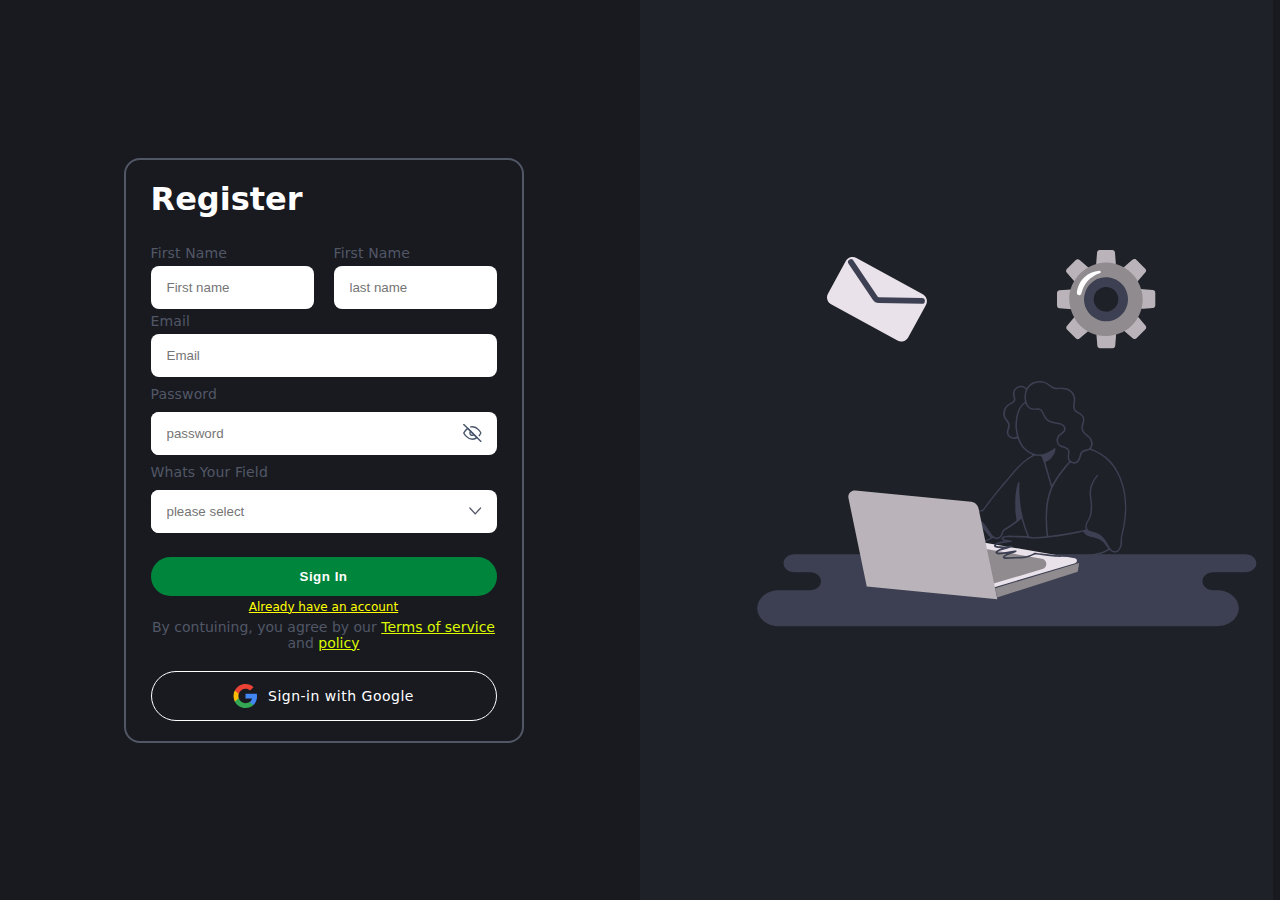
<file: REGISTER_PAGE/register.html>
<!DOCTYPE html>
<html lang="en">
<head>
    <meta charset="UTF-8">
    <meta name="viewport" content="width=device-width, initial-scale=1.0">
    <title>Login & signup page</title>
    <link rel="stylesheet" href="../REGISTER_PAGE/register.css">
</head>
<body>
    <div class="slide-rope "> 
        <div class="container">
            <div class="login_con">
                <form class="login_wrap" action="">
                    <h2>Register</h2>
                    <br>
                    <div class="input_wraper">
                        <span class="names">
                          <span class="holder">
                            <label for="frstname">first name</label>
                            <br>
                            <input id="first-name" type="text" placeholder="First name">
                          </span> 
                            <br>
                            <span class="holder">
                                <label for="frstname">first name</label>
                                <br>
                                <input id="last-name" type="text" placeholder="last name">
                            </span>
                            
                        </span>
                        <p class="incorrect-names" style="font-size: 12px; color: red;"></p>
                        
                        <label for="email">Email</label>
                        <br>
                        <input class="email" id="email1" type="email" placeholder="Email">
                        <p style="color: red;" class="incorrect-txt"></p>
                        
                        <label for="password">password</label>
                        <br>
                        <span class="password-indicator-con">
                            <input id="password-one" type="password" placeholder="password">
                            <svg id="show-hide" xmlns="http://www.w3.org/2000/svg" width="20" height="20" viewBox="0 0 20 20" fill="none">
                                <g clip-path="url(#clip0_1765_116)">
                                  <path d="M8.24967 3.53303C8.82328 3.39876 9.41056 3.33164 9.99967 3.33303C15.833 3.33303 19.1663 9.99969 19.1663 9.99969C18.6605 10.946 18.0572 11.837 17.3663 12.658M11.7663 11.7664C11.5375 12.012 11.2615 12.209 10.9548 12.3456C10.6481 12.4823 10.3171 12.5557 9.98142 12.5617C9.64574 12.5676 9.31231 12.5058 9.00102 12.3801C8.68972 12.2544 8.40694 12.0672 8.16955 11.8298C7.93215 11.5924 7.745 11.3096 7.61926 10.9984C7.49353 10.6871 7.43178 10.3536 7.4377 10.018C7.44362 9.68228 7.5171 9.35123 7.65374 9.04457C7.79038 8.7379 7.98738 8.4619 8.23301 8.23303M14.9497 14.9497C13.5252 16.0355 11.7906 16.6371 9.99967 16.6664C4.16634 16.6664 0.833008 9.99969 0.833008 9.99969C1.86958 8.06794 3.30729 6.3802 5.04967 5.0497L14.9497 14.9497Z" stroke="#475569" stroke-width="1.5" stroke-linecap="round" stroke-linejoin="round"/>
                                  <path d="M0.833008 0.833008L19.1663 19.1663" stroke="#475569" stroke-width="1.5" stroke-linecap="round" stroke-linejoin="round"/>
                                </g>
                                <defs>
                                  <clipPath id="clip0_1765_116">
                                    <rect width="20" height="20" fill="white"/>
                                  </clipPath>
                                </defs>
                              </svg>
                        </span>
                        <p style="color: red;" class="incorrect-pass"></p>
                        
                        <label for="field">Whats your field</label>
                        
                        <span class="field">
                            <input type="text" placeholder="please select">
                            <svg xmlns="http://www.w3.org/2000/svg" width="13" height="8" viewBox="0 0 13 8" fill="none">
                                <path d="M12 1L6.5 7L1 1" stroke="#525766" stroke-width="1.5" stroke-linecap="round" stroke-linejoin="round"/>
                              </svg>
                        </span>
                        <br>
                        
                        <button id="sinup"  type="submit"  class="create-account">Sign In</button>  
        
                    </div>
                    <a style="display:block ;color: yellow; margin: 0 auto; width: max-content; font-size: 12px;" href="../login-path/login.html">Already have an account</a>
                    <p class="terms-condition">
                        By contuining, you agree by our
                         <a href="#">Terms of service</a>
                         and 
                         <a href="#"> policy</a>
                    </p>
                    <a class="google-register" href="">
                        <svg xmlns="http://www.w3.org/2000/svg" width="25" height="24" viewBox="0 0 25 24" fill="none">
                            <path fill-rule="evenodd" clip-rule="evenodd" d="M24.02 12.2729C24.02 11.422 23.9436 10.6038 23.8018 9.81836H12.5V14.4602H18.9582C18.68 15.9602 17.8345 17.2311 16.5636 18.082V21.0929H20.4418C22.7109 19.0038 24.02 15.9274 24.02 12.2729Z" fill="#4285F4"/>
                            <path fill-rule="evenodd" clip-rule="evenodd" d="M12.5 24.0003C15.74 24.0003 18.4564 22.9257 20.4418 21.093L16.5636 18.0821C15.4891 18.8021 14.1145 19.2275 12.5 19.2275C9.37455 19.2275 6.72909 17.1166 5.78546 14.2803H1.77637V17.3894C3.75091 21.3112 7.80909 24.0003 12.5 24.0003Z" fill="#34A853"/>
                            <path fill-rule="evenodd" clip-rule="evenodd" d="M5.78545 14.2804C5.54545 13.5604 5.40909 12.7913 5.40909 12.0004C5.40909 11.2095 5.54545 10.4404 5.78545 9.72042V6.61133H1.77636C0.963636 8.23133 0.5 10.0641 0.5 12.0004C0.5 13.9368 0.963636 15.7695 1.77636 17.3895L5.78545 14.2804Z" fill="#FBBC05"/>
                            <path fill-rule="evenodd" clip-rule="evenodd" d="M12.5 4.77273C14.2618 4.77273 15.8436 5.37818 17.0873 6.56727L20.5291 3.12545C18.4509 1.18909 15.7345 0 12.5 0C7.80909 0 3.75091 2.68909 1.77637 6.61091L5.78546 9.72C6.72909 6.88364 9.37455 4.77273 12.5 4.77273Z" fill="#EA4335"/>
                          </svg>
                        Sign-in with Google
                    </a>
                </form>
        
             </div>
             <div class="svg-d">
                <div class="svg-d-wrap">
                    
                    <div class="png-wrap">
                      <svg class="sett1" xmlns="http://www.w3.org/2000/svg" width="50" height="50" viewBox="0 0 50 50" fill="none">
                        <path d="M28.2935 10.3768H20.7265C20.5469 10.3773 20.3691 10.3407 20.2043 10.2691C20.0396 10.1975 19.8915 10.0926 19.7693 9.96099C19.6471 9.82934 19.5535 9.67382 19.4943 9.50421C19.4352 9.3346 19.4119 9.15458 19.4258 8.9755L20.0294 1.19291C20.0564 0.868191 20.2043 0.565436 20.4438 0.344537C20.6834 0.123638 20.9971 0.000687128 21.3229 7.702e-06H27.6827C28.0097 -0.00111725 28.3252 0.121027 28.5663 0.342102C28.8073 0.563178 28.9563 0.866954 28.9834 1.19291L29.587 8.9755C29.6008 9.15398 29.5777 9.33339 29.519 9.50251C29.4603 9.67163 29.3674 9.82681 29.246 9.95835C29.1245 10.0899 28.9773 10.1949 28.8134 10.2669C28.6495 10.339 28.4725 10.3764 28.2935 10.3768Z" fill="#BAB3BA"/>
                        <path d="M44.2157 11.1608L41.1041 14.7539L40.5795 15.3719L40.407 15.5659L40.3639 15.609L39.4081 16.7301L39.1566 17.0247C39.0399 17.1614 38.8961 17.2723 38.7343 17.3506C38.5725 17.4289 38.3962 17.4728 38.2166 17.4795C38.037 17.4863 37.8579 17.4557 37.6907 17.3898C37.5235 17.3239 37.3718 17.2241 37.2451 17.0966L31.8986 11.7429C31.7703 11.6174 31.6697 11.4664 31.6032 11.2997C31.5367 11.133 31.5059 10.9542 31.5126 10.7748C31.5194 10.5954 31.5636 10.4195 31.6425 10.2582C31.7213 10.097 31.8331 9.95404 31.9705 9.83856L32.2723 9.57268L33.4149 8.59536L34.2557 7.87675L36.8283 5.6706L37.8847 4.77233C38.0601 4.62197 38.2726 4.52135 38.5 4.48091C38.7275 4.44047 38.9617 4.46169 39.1782 4.54237C39.3542 4.60387 39.5139 4.70463 39.6453 4.83701L44.1438 9.34272C44.3928 9.57524 44.54 9.89659 44.5534 10.237C44.5669 10.5774 44.4455 10.9094 44.2157 11.1608Z" fill="#BAB3BA"/>
                        <path d="M49.1412 21.3141V27.6811C49.1421 28.0085 49.0187 28.3241 48.796 28.5642C48.5732 28.8043 48.2678 28.9509 47.9411 28.9746L43.3204 29.3339L42.2066 29.4201H42.1635L40.6688 29.5351H40.1514C39.883 29.5546 39.6151 29.4914 39.3838 29.3539C39.1525 29.2164 38.9689 29.0113 38.8578 28.7662C38.7851 28.6009 38.7484 28.4221 38.7501 28.2416V20.7105C38.7505 20.5315 38.7879 20.3545 38.8599 20.1906C38.9319 20.0267 39.037 19.8794 39.1685 19.758C39.3 19.6366 39.4552 19.5436 39.6244 19.485C39.7935 19.4263 39.9729 19.4031 40.1514 19.417H40.5538H40.5969L42.0772 19.532L43.1911 19.6182L47.9124 20.0422C48.2398 20.0602 48.5484 20.2013 48.7763 20.4372C49.0041 20.673 49.1345 20.9862 49.1412 21.3141Z" fill="#BAB3BA"/>
                        <path d="M44.2384 39.6385L39.7399 44.137C39.5097 44.3698 39.1995 44.5061 38.8724 44.5181C38.5453 44.5301 38.2259 44.417 37.9793 44.2017L34.4868 41.2195L33.646 40.5009L32.4819 39.502L32.0507 39.1283C31.9969 39.0817 31.9464 39.0312 31.8998 38.9774C31.6917 38.728 31.5843 38.4098 31.599 38.0853C31.6136 37.7609 31.7491 37.4536 31.9788 37.224L37.3325 31.8703C37.4048 31.7999 37.4843 31.7372 37.5697 31.6834C37.8325 31.5199 38.1453 31.4561 38.4512 31.5036C38.7571 31.5511 39.0359 31.7067 39.2368 31.9422L39.5387 32.2943L40.5447 33.4656L41.2633 34.3064L44.3103 37.8995C44.5137 38.1477 44.6189 38.462 44.6056 38.7827C44.5924 39.1034 44.4617 39.408 44.2384 39.6385Z" fill="#BAB3BA"/>
                        <path d="M29.7159 40.1628L29.6728 40.7161V40.8024L29.5578 42.2396L29.4716 43.3535L29.1123 47.9239C29.087 48.2499 28.9398 48.5544 28.7001 48.7768C28.4604 48.9992 28.1458 49.1231 27.8188 49.1239H21.459C21.1308 49.1249 20.8143 49.0018 20.5731 48.7792C20.3319 48.5566 20.1837 48.2511 20.1583 47.9239L19.9427 45.1716L19.8493 43.9427L19.8134 43.4684L19.7272 42.369V42.3187L19.6194 40.8814L19.5619 40.1628C19.5427 39.9815 19.5619 39.7982 19.6182 39.6248C19.6745 39.4513 19.7666 39.2917 19.8886 39.1562C20.0106 39.0206 20.1597 38.9123 20.3262 38.8381C20.4928 38.7639 20.6731 38.7256 20.8554 38.7256H28.4296C28.5668 38.7273 28.7027 38.7516 28.832 38.7974C29.1148 38.8872 29.3577 39.0725 29.5189 39.3215C29.6802 39.5706 29.7498 39.868 29.7159 40.1628Z" fill="#BAB3BA"/>
                        <path d="M11.9155 31.9573L17.2692 37.2894C17.3952 37.4171 17.4937 37.5694 17.5584 37.7368C17.6231 37.9041 17.6527 38.083 17.6453 38.2623C17.6379 38.4416 17.5936 38.6175 17.5153 38.779C17.437 38.9404 17.3263 39.0841 17.1901 39.2009L11.2616 44.2959C11.0133 44.5086 10.6938 44.6194 10.3671 44.6061C10.0405 44.5928 9.73101 44.4563 9.50094 44.224L4.99523 39.7255C4.76705 39.4928 4.63394 39.1834 4.62198 38.8577C4.61001 38.5321 4.72006 38.2137 4.93056 37.9649L10.004 32.0363C10.1208 31.9001 10.2644 31.7894 10.4259 31.7111C10.5874 31.6328 10.7633 31.5886 10.9426 31.5812C11.1219 31.5738 11.3008 31.6033 11.4681 31.668C11.6355 31.7327 11.7878 31.8312 11.9155 31.9573Z" fill="#BAB3BA"/>
                        <path d="M10.3912 20.8402V28.4144C10.3912 28.5967 10.3528 28.777 10.2787 28.9436C10.2045 29.1101 10.0961 29.2592 9.96061 29.3812C9.82509 29.5032 9.66545 29.5953 9.49202 29.6516C9.3186 29.7079 9.13528 29.7271 8.95396 29.7079L1.2001 29.1043C0.872862 29.0789 0.567323 28.9307 0.344751 28.6895C0.12218 28.4483 -0.000977351 28.1318 5.84172e-06 27.8036V21.4798C-0.000849248 21.1523 0.122552 20.8367 0.345278 20.5966C0.568004 20.3566 0.873486 20.2099 1.2001 20.1863L8.98269 19.5826C9.15877 19.5679 9.33601 19.5892 9.50358 19.6453C9.67115 19.7013 9.82554 19.7909 9.95734 19.9086C10.0891 20.0263 10.1956 20.1696 10.2702 20.3297C10.3448 20.4899 10.3859 20.6636 10.3912 20.8402Z" fill="#BAB3BA"/>
                        <path d="M17.1754 11.8998L11.8217 17.2535C11.6951 17.3798 11.5438 17.4787 11.3773 17.5439C11.2108 17.6092 11.0326 17.6393 10.8539 17.6326C10.6752 17.6259 10.4998 17.5823 10.3386 17.5047C10.1775 17.4271 10.0341 17.3172 9.91738 17.1816L4.83677 11.2531C4.62515 11.003 4.51512 10.6825 4.52842 10.3552C4.54173 10.0278 4.67741 9.71739 4.90863 9.48528L9.40717 4.98675C9.63928 4.75554 9.9497 4.61986 10.2771 4.60655C10.6044 4.59324 10.9248 4.70328 11.175 4.91489L17.1035 9.98113C17.2423 10.0973 17.3551 10.2413 17.4347 10.4038C17.5143 10.5663 17.559 10.7437 17.5658 10.9245C17.5725 11.1053 17.5413 11.2856 17.474 11.4536C17.4068 11.6216 17.3051 11.7736 17.1754 11.8998Z" fill="#BAB3BA"/>
                        <path d="M33.4166 8.65202C18.1245 -0.215689 -0.67442 16.7939 8.59571 33.6957C16.2418 47.7015 37.7068 45.4954 42.2053 29.4415C44.5264 21.1847 40.5022 12.7481 33.4166 8.65202ZM14.2943 24.6484C14.2943 22.627 14.8938 20.651 16.017 18.9704C17.1401 17.2898 18.7365 15.9801 20.6042 15.2068C22.4718 14.4336 24.5268 14.2317 26.5092 14.6266C28.4917 15.0214 30.3125 15.9954 31.7413 17.4252C33.1701 18.855 34.1428 20.6765 34.5362 22.6592C34.9297 24.6419 34.7263 26.6968 33.9518 28.5639C33.1773 30.431 31.8664 32.0264 30.185 33.1484C28.5036 34.2704 26.5272 34.8685 24.5058 34.8671C21.7981 34.8614 19.203 33.7827 17.289 31.8674C15.375 29.952 14.2981 27.3561 14.2943 24.6484Z" fill="#908B8F"/>
                        <path d="M24.5059 13.6465C22.3299 13.6465 20.2028 14.2917 18.3935 15.5007C16.5843 16.7096 15.1741 18.4278 14.3414 20.4382C13.5087 22.4485 13.2908 24.6607 13.7153 26.7949C14.1398 28.929 15.1877 30.8894 16.7263 32.4281C18.265 33.9667 20.2253 35.0146 22.3595 35.4391C24.4937 35.8636 26.7058 35.6457 28.7162 34.813C30.7265 33.9803 32.4448 32.5701 33.6537 30.7609C34.8626 28.9516 35.5079 26.8245 35.5079 24.6485C35.5041 21.7317 34.3437 18.9355 32.2813 16.8731C30.2188 14.8106 27.4226 13.6503 24.5059 13.6465ZM24.5059 30.7998C23.2896 30.7984 22.101 30.4364 21.0903 29.7596C20.0797 29.0829 19.2924 28.1217 18.8279 26.9975C18.3634 25.8734 18.2426 24.6368 18.4808 23.444C18.719 22.2512 19.3054 21.1558 20.166 20.2963C21.0265 19.4367 22.1226 18.8516 23.3157 18.6148C24.5087 18.378 25.7452 18.5003 26.8688 18.9661C27.9924 19.4319 28.9526 20.2203 29.6282 21.2317C30.3038 22.2431 30.6644 23.4322 30.6644 24.6485C30.6663 25.4584 30.5084 26.2608 30.1998 27.0097C29.8911 27.7585 29.4378 28.4391 28.8657 29.0125C28.2937 29.5859 27.6141 30.0408 26.866 30.3512C26.1179 30.6616 25.3159 30.8214 24.5059 30.8214V30.7998Z" fill="#3D4052"/>
                        <path d="M21.3202 11.6631C20.1691 12.0456 19.0669 12.5617 18.0361 13.2009C17.027 13.8215 16.1122 14.5839 15.3197 15.4645C14.5372 16.3192 13.8902 17.2886 13.4011 18.339C13.1379 18.8613 12.9122 19.4016 12.7256 19.9559C12.51 20.502 12.4022 21.0913 12.201 21.659L12.1435 21.8243C12.0465 22.0927 11.8536 22.3158 11.6021 22.4506C11.3505 22.5855 11.058 22.6226 10.7808 22.5549C10.5035 22.4871 10.2611 22.3193 10.1001 22.0836C9.93908 21.8479 9.87088 21.5611 9.90858 21.2781C9.95888 20.9332 10.0164 20.5595 10.081 20.2362C10.127 19.8881 10.2015 19.5444 10.3038 19.2085C10.4924 18.5182 10.745 17.847 11.0584 17.2036C11.6682 15.8973 12.5246 14.7212 13.5807 13.7399C15.645 11.7898 18.3163 10.6077 21.1477 10.3911C21.3066 10.3746 21.4659 10.4181 21.5944 10.5132C21.7228 10.6082 21.811 10.7478 21.8416 10.9046C21.8722 11.0614 21.8431 11.224 21.7599 11.3603C21.6767 11.4967 21.5455 11.597 21.392 11.6415L21.3202 11.6631Z" fill="white"/>
                      </svg>
                      <svg xmlns="http://www.w3.org/2000/svg" width="50" height="43" viewBox="0 0 50 43" fill="none">
                        <path d="M49.4772 23.9792L40.5735 40.2486C40.07 41.163 39.2245 41.8405 38.2224 42.1328C37.2203 42.4251 36.1432 42.3083 35.227 41.808L2.04861 23.663C1.28518 23.2434 0.681783 22.5833 0.332202 21.7854C-0.0173785 20.9874 -0.0935585 20.0964 0.11553 19.2507C0.196116 18.9245 0.319349 18.6104 0.48203 18.3165L9.39283 2.04705C9.89378 1.13194 10.7374 0.453012 11.7385 0.159299C12.7395 -0.134414 13.8162 -0.0189072 14.7322 0.480466L47.9034 18.6399C48.8169 19.1423 49.4949 19.9854 49.7896 20.9855C50.0844 21.9855 49.9721 23.0615 49.4772 23.9792Z" fill="#EAE2EA"/>
                        <path d="M11.9727 2.54297L24.1891 20.6521C24.3698 20.9204 24.6122 21.1414 24.8961 21.2965C25.18 21.4515 25.497 21.5361 25.8204 21.5431L47.4938 21.9743" stroke="#3D4052" stroke-width="2.9" stroke-miterlimit="10" stroke-linecap="round"/>
                      </svg>

                      <svg xmlns="http://www.w3.org/2000/svg" width="170" height="179" viewBox="0 0 170 179" fill="none">
                        <path d="M53.8106 155.558C58.4025 155.961 63.0017 155.839 67.6008 155.932C68.2619 155.932 68.923 156.068 69.5842 156.133C70.08 156.183 70.3028 155.882 70.1447 155.415C69.9866 154.947 69.7423 154.43 69.5411 153.934C67.6347 149.236 66.036 144.418 64.7551 139.512C64.5179 138.585 64.4389 138.57 63.7993 139.138C59.7491 142.616 55.4232 145.759 50.8643 148.537C50.1888 148.969 49.4989 149.385 48.8018 149.773C47.4898 150.476 46.5065 151.665 46.0639 153.086C45.8699 153.654 45.6974 154.229 45.489 154.789C44.9257 156.236 43.9033 157.458 42.5786 158.267C41.8618 158.768 41.0222 159.064 40.1499 159.123C39.2776 159.183 38.4056 159.004 37.6274 158.605C37.1855 158.386 36.6932 158.287 36.2008 158.32C35.7084 158.353 35.2336 158.516 34.8248 158.792C29.7579 161.354 24.4282 163.358 18.929 164.771C16.3537 165.465 13.6904 165.777 11.0243 165.698C9.68629 165.676 8.36461 165.4 7.12937 164.886C5.44772 164.211 3.98141 163.092 2.88761 161.647C1.79382 160.203 1.11382 158.488 0.920547 156.686C0.649874 154.633 0.976705 152.545 1.86193 150.672C3.38452 147.384 5.70393 144.529 8.60971 142.365C11.2734 140.233 14.0828 138.29 17.0175 136.551C17.3359 136.383 17.6159 136.15 17.8398 135.868C18.0637 135.586 18.2266 135.261 18.3182 134.912C19.2021 131.923 21.1927 130.162 24.3618 129.932C24.7205 129.911 25.069 129.804 25.3788 129.622C25.6885 129.439 25.9507 129.186 26.1439 128.883C29.6292 124.076 33.2941 119.405 37.0166 114.777C40.315 110.674 43.6709 106.613 47.0269 102.56C49.4845 99.5782 51.935 96.5815 54.4645 93.664C58.1149 89.3137 62.0752 85.2333 66.3145 81.4547C68.9547 79.2017 71.7818 77.1775 74.7654 75.404C75.2972 75.0806 75.29 74.865 74.7654 74.6207C71.7195 73.235 68.9641 71.2842 66.645 68.8718C64.6425 66.8068 63.0501 64.3804 61.9525 61.7215C61.5644 60.8017 61.2339 59.8603 60.8386 58.9405C60.8121 58.8439 60.7657 58.7539 60.7024 58.6763C60.6391 58.5987 60.5602 58.5352 60.4709 58.4899C60.3816 58.4445 60.2838 58.4184 60.1837 58.4131C60.0837 58.4078 59.9837 58.4234 59.8901 58.459L59.3152 58.6387C57.7317 59.079 56.0512 59.0222 54.5012 58.4759C52.9511 57.9297 51.6062 56.9203 50.6487 55.5846C49.6067 54.0899 49.7145 52.4155 49.9301 50.7555C50.0845 49.8367 50.3251 48.9344 50.6487 48.0607C51.0533 47.0295 51.1806 45.9104 51.018 44.8147C50.8553 43.719 50.4084 42.6851 49.7217 41.8159C49.039 40.9105 48.385 39.9835 47.7383 39.0493C47.0575 38.0532 46.5828 36.9309 46.3421 35.7487C46.1015 34.5664 46.0997 33.3479 46.337 32.1649C46.6215 30.2397 47.3727 28.4134 48.5251 26.8452C49.6774 25.277 51.196 24.0145 52.9482 23.1679C53.7747 22.7295 54.558 22.2265 55.3844 21.7881C55.8088 21.5853 56.1613 21.258 56.395 20.8497C56.6287 20.4414 56.7323 19.9716 56.6922 19.5029C56.7248 18.6351 56.6525 17.7664 56.4766 16.9159C56.3329 16.3338 56.2467 15.7374 56.1101 15.1553C55.7759 13.9226 55.7977 12.6204 56.1728 11.3995C56.548 10.1786 57.2613 9.08893 58.2301 8.25661C59.1681 7.30477 60.3145 6.58396 61.5788 6.15108C62.696 5.79378 63.8803 5.69803 65.0403 5.87122C66.2003 6.04442 67.3051 6.48193 68.2691 7.14995C68.6069 7.35835 68.9159 7.61705 69.2536 7.86857C69.3379 7.92455 69.4401 7.94676 69.5399 7.93078C69.6398 7.9148 69.73 7.8618 69.7926 7.78232C70.0944 7.42302 70.4034 7.06372 70.6693 6.69004C72.3697 4.34265 74.8093 2.63443 77.5967 1.83939C80.0947 0.942067 82.7834 0.710715 85.398 1.16811C88.0126 1.62551 90.463 2.75587 92.508 4.44795C93.0829 4.89349 93.665 5.34622 94.2542 5.78458C95.8583 7.00976 97.8194 7.67608 99.8379 7.68172C101.907 7.68172 103.977 7.68172 106.047 7.68172C108.465 7.69108 110.833 8.37014 112.888 9.64355C114.187 10.468 115.31 11.5403 116.194 12.7993C117.078 14.0582 117.706 15.4791 118.04 16.9806C118.644 19.3377 118.249 21.6228 117.861 23.9152C117.671 25.0353 117.62 26.1746 117.71 27.3071C117.721 28.1139 117.944 28.9036 118.358 29.5963C118.772 30.2891 119.362 30.8603 120.067 31.2523C120.785 31.6332 121.447 32.0715 122.165 32.4093C123.436 33.0156 124.562 33.8852 125.471 34.9603C126.253 35.784 126.829 36.7813 127.151 37.8706C127.474 38.9598 127.533 40.11 127.325 41.2267C127.107 42.4766 126.797 43.7087 126.398 44.9131C125.902 46.3504 125.55 47.8379 126.096 49.3973C126.674 50.9663 127.649 52.3581 128.927 53.4359C130.344 54.5474 131.702 55.7323 132.995 56.9859C133.949 57.9719 134.683 59.1492 135.149 60.44C135.615 61.7307 135.802 63.1056 135.697 64.4738C135.616 65.2744 135.371 66.0498 134.978 66.7518C134.806 67.1112 134.604 67.4705 134.439 67.8226C134.123 68.5412 134.195 68.6777 134.985 68.9867C135.359 69.1376 135.74 69.2598 136.114 69.3964C140.755 71.1177 145.069 73.6184 148.869 76.7909C153.955 81.0363 158.144 86.2518 161.193 92.1333C164.645 98.7033 166.988 105.798 168.128 113.131C169.165 119.519 169.534 125.998 169.227 132.462C169.141 134.517 168.775 136.565 168.631 138.621C168.361 141.474 167.931 144.309 167.345 147.115C166.911 149.679 166.335 152.217 165.62 154.717C165.023 156.658 164.599 158.591 165.189 160.61C165.232 164.16 164.607 167.53 162.314 170.383C161.505 171.417 160.358 172.135 159.074 172.412C157.791 172.689 156.45 172.508 155.286 171.9C154.564 171.549 153.884 171.117 153.26 170.613C153.027 170.373 152.711 170.231 152.377 170.216C152.043 170.201 151.716 170.315 151.463 170.534C150.304 171.322 149.06 171.977 147.755 172.489C144.987 173.671 142.094 174.536 139.132 175.069C135.333 175.797 131.493 176.291 127.634 176.549C119.564 177.16 111.494 176.815 103.424 176.88C99.8931 176.87 96.3667 176.63 92.8673 176.161C90.2875 175.845 87.7004 175.615 85.1206 175.313C83.3385 175.097 81.5275 174.839 79.7741 174.594C78.4617 174.342 77.1025 174.599 75.9727 175.313C73.206 177.045 70.0657 177.706 66.8678 178.137C64.2808 178.482 61.665 178.324 59.0924 178.597C55.8299 178.942 52.5674 178.899 49.3049 178.935C48.8378 178.935 48.3707 178.935 47.9036 178.935C47.4346 178.894 46.99 178.708 46.6316 178.403C46.4286 178.282 46.2567 178.115 46.1298 177.915C46.0029 177.715 45.9244 177.489 45.9007 177.254C45.877 177.018 45.9086 176.781 45.9931 176.56C46.0776 176.339 46.2126 176.141 46.3873 175.981C46.9603 175.324 47.6754 174.805 48.4785 174.465C48.7156 174.35 48.9456 174.214 49.1971 174.077C49.2429 174.03 49.2773 173.974 49.2977 173.912C49.2115 173.861 49.1109 173.754 49.0246 173.761C47.5083 173.94 45.9777 174.091 44.4686 174.343C43.0832 174.567 41.6664 174.501 40.3078 174.149C39.9848 174.072 39.6731 173.954 39.3808 173.797C38.231 173.143 38.0873 172.18 38.9496 171.152C39.3187 170.766 39.7545 170.449 40.236 170.218C41.4617 169.538 42.749 168.975 44.0805 168.536C44.2027 168.501 44.3967 168.407 44.3967 168.342C44.3967 168.041 44.138 168.163 44.0015 168.163C42.5308 168.183 41.0626 168.036 39.6251 167.724C39.0328 167.63 38.4613 167.433 37.9364 167.142C37.7056 167.037 37.5028 166.879 37.3445 166.681C37.1862 166.482 37.0767 166.25 37.0249 166.001C36.9731 165.753 36.9805 165.496 37.0465 165.251C37.1124 165.006 37.2351 164.78 37.4046 164.591C37.933 163.898 38.6241 163.345 39.4167 162.982C40.9437 162.304 42.5565 161.84 44.2099 161.602C44.6698 161.516 45.1297 161.458 45.5896 161.365C46.0496 161.271 46.6747 161.128 47.2137 161.005C46.7538 160.754 46.2795 160.517 45.8268 160.244C45.602 160.1 45.3946 159.932 45.2088 159.741C44.0734 158.591 44.2386 157.441 45.6687 156.672C47.2424 155.824 49.003 155.81 50.699 155.659C51.7985 155.472 52.8117 155.558 53.8106 155.558ZM90.0288 137.507C90.1797 141.358 90.3306 144.693 90.4456 148.013C90.565 150.344 90.8363 152.666 91.2576 154.962C91.3941 155.795 91.581 155.918 92.4721 155.889C92.6715 155.885 92.8706 155.871 93.0685 155.846L103.761 154.358C109.97 153.51 116.129 152.324 122.266 151.053C124.091 150.679 125.895 150.19 127.699 149.702C128.712 149.428 128.798 149.27 128.561 148.3C128.083 146.333 128.354 144.258 129.323 142.479C129.718 141.711 130.185 140.978 130.602 140.216C131.457 138.858 132.131 137.394 132.607 135.861C133.753 130.915 133.996 125.803 133.325 120.77C133.038 118.384 132.75 116.006 132.492 113.627C132.479 113.228 132.505 112.828 132.571 112.434C132.658 111.909 132.713 111.378 132.736 110.846C132.739 109.576 132.933 108.314 133.311 107.102C134.581 102.869 136.677 98.9299 139.477 95.5108C139.747 95.228 140.057 94.9859 140.396 94.7922C140.486 94.7462 140.59 94.7333 140.688 94.7556C140.787 94.7779 140.874 94.8341 140.935 94.9144C141.018 94.9725 141.076 95.0583 141.1 95.156C141.123 95.2538 141.111 95.3568 141.065 95.4461C140.798 95.9094 140.503 96.3558 140.181 96.7828C138.634 98.7869 137.313 100.956 136.243 103.25C134.271 107.513 133.603 112.263 134.324 116.904C134.853 120.33 135.168 123.786 135.266 127.252C135.266 128.395 135.028 129.501 134.928 130.63C134.758 133.837 133.89 136.969 132.384 139.806C131.852 140.733 131.378 141.689 130.832 142.609C130.443 143.234 130.145 143.912 129.948 144.621C129.416 146.64 129.703 148.437 131.385 149.896C131.923 150.394 132.55 150.789 133.232 151.06C134.295 151.457 135.389 151.769 136.502 151.994C140.282 152.671 143.717 154.624 146.232 157.527C147.622 159.149 148.857 160.898 149.918 162.752C150.881 164.433 151.866 166.1 152.829 167.782C153.463 168.893 154.407 169.797 155.545 170.383C157.097 171.21 158.728 171.468 160.259 170.383C161.2 169.732 161.928 168.817 162.35 167.753C163.213 165.791 163.644 163.666 163.615 161.523C163.495 158.793 163.81 156.062 164.549 153.431C165.886 148.266 166.83 143.008 167.373 137.701C167.682 134.826 167.567 131.952 167.984 129.128C168.243 127.353 167.804 125.535 167.754 123.752C167.664 120.488 167.364 117.233 166.856 114.008C165.706 106.271 163.211 98.7945 159.483 91.9177C155.652 84.7577 150.02 78.7213 143.142 74.4051C140.251 72.6013 137.137 71.1832 133.879 70.1868C133.539 70.0486 133.173 69.9885 132.808 70.0108C132.442 70.0332 132.086 70.1376 131.766 70.3162C130.593 70.9633 129.299 71.362 127.964 71.4875C127.159 71.5617 126.396 71.8844 125.782 72.4109C125.168 72.9375 124.733 73.6419 124.537 74.4267C124.235 75.3752 123.955 76.3382 123.732 77.3011C123.478 78.4104 123.03 79.4661 122.41 80.4199C120.972 82.6476 119.039 84.013 116.222 83.5602C115.624 83.4916 115.04 83.3316 114.49 83.086C114.114 82.8627 113.665 82.7963 113.24 82.9012C112.815 83.0061 112.449 83.2737 112.22 83.6465C111.918 83.9986 111.594 84.3651 111.3 84.7028C109.338 87.1461 107.355 89.5751 105.429 92.0471C102.672 95.5699 100.156 99.2744 97.8976 103.135C94.0027 109.797 91.9475 117.098 90.9055 124.694C90.3162 129.077 90.3665 133.554 90.0288 137.507ZM58.2947 124.27C58.1042 119.679 58.3786 115.08 59.114 110.544C59.3743 108.289 59.8754 106.067 60.6087 103.919C60.7882 103.275 61.0989 102.676 61.5213 102.158C61.5928 102.092 61.6798 102.044 61.7743 102.021C61.8689 101.997 61.9679 101.997 62.0623 102.021C62.1568 102.045 62.2436 102.093 62.3148 102.16C62.386 102.226 62.4393 102.31 62.4699 102.402C62.5167 102.726 62.5167 103.056 62.4699 103.38C62.2615 107.178 62.2615 110.985 62.4699 114.784C62.5561 117.041 62.9801 119.283 63.1238 121.539C63.3825 124.996 63.8626 128.434 64.5611 131.83C65.811 138.248 67.5946 144.55 69.8932 150.672C70.4968 152.296 71.1508 153.905 71.7688 155.53C71.8731 155.884 72.0936 156.193 72.3947 156.406C72.6957 156.62 73.06 156.726 73.4288 156.708C74.2291 156.722 75.0271 156.802 75.8146 156.945C77.0669 157.145 78.3396 157.183 79.6017 157.06C82.3899 156.866 85.1709 156.579 87.9592 156.342C89.8347 156.183 89.6551 156.492 89.5329 154.516C89.5329 154.056 89.3964 153.596 89.3461 153.129C89.1449 151.211 88.8718 149.292 88.7856 147.38C88.6706 144.916 88.7209 142.436 88.6706 139.972C88.5496 138.985 88.4991 137.99 88.5197 136.996C88.6559 135.737 88.7063 134.469 88.6706 133.202C88.6883 124.644 90.3497 116.169 93.5644 108.237C93.8884 107.564 93.9374 106.791 93.7009 106.082C93.3919 105.133 93.126 104.17 92.8529 103.207C90.9199 96.5456 89.0371 89.8697 87.0465 83.2225C86.4141 81.1241 85.4799 79.112 84.7038 77.0568C84.6084 76.7019 84.3896 76.3926 84.0866 76.1845C83.7837 75.9764 83.4165 75.8831 83.051 75.9214C81.5132 75.9214 79.9825 75.9214 78.4447 75.8567C77.6416 75.8449 76.8484 76.0352 76.1379 76.41C74.1208 77.4576 72.1974 78.6765 70.389 80.0534C66.3001 82.9997 62.8436 86.6287 59.4158 90.2721C57.0012 92.8447 54.7879 95.6042 52.5027 98.299C49.3121 102.065 46.0783 105.794 42.9667 109.624C37.5411 116.3 32.1875 123.019 27.0422 129.932C26.7311 130.444 26.2881 130.863 25.7597 131.145C25.2312 131.427 24.6367 131.562 24.0384 131.535C23.4976 131.515 22.9592 131.616 22.462 131.829C21.9649 132.043 21.5215 132.365 21.1639 132.771C19.5398 134.467 19.1087 136.134 20.8549 137.801C21.4801 138.405 22.1269 138.987 22.7808 139.548C25.2357 141.506 27.4117 143.791 29.2483 146.338C30.3622 147.998 31.4617 149.673 32.5899 151.326C33.3037 152.375 34.0367 153.407 34.7889 154.423C35.4985 155.399 36.4041 156.217 37.4477 156.823C37.9299 157.125 38.4669 157.328 39.0279 157.421C39.5889 157.514 40.1628 157.495 40.7165 157.366C41.2702 157.236 41.7928 156.998 42.2543 156.666C42.7157 156.333 43.1068 155.913 43.405 155.429C43.9086 154.564 44.3021 153.639 44.5764 152.677C45.0796 150.924 46.234 149.43 47.803 148.501C48.2054 148.264 48.5863 147.991 48.9959 147.783C52.199 145.862 55.3026 143.78 58.2947 141.545C58.7555 141.278 59.1122 140.863 59.3066 140.367C59.5011 139.871 59.5218 139.324 59.3655 138.815C59.3224 138.621 59.2649 138.426 59.2361 138.225C58.7466 135.336 58.4251 132.421 58.2732 129.494C58.2804 127.741 58.2947 126.009 58.2947 124.248V124.27ZM59.9332 45.1C59.9105 47.0266 60.0669 48.9512 60.4003 50.8489C61.0873 55.4724 62.6014 59.9344 64.8701 64.0211C67.5649 68.6706 71.6178 71.7031 76.5404 73.5931C78.5407 74.3777 80.6939 74.6948 82.8354 74.5201C86.576 74.2287 90.1859 73.0139 93.3416 70.9845C94.7422 70.21 96.0636 69.3002 97.2868 68.2681C97.7323 67.837 98.3432 68.1532 98.4294 68.7999C98.5201 69.5251 98.4489 70.2614 98.221 70.9557C97.5898 73.1422 96.5187 75.1767 95.0734 76.9346C93.4781 78.8318 91.7606 80.5924 89.4036 81.5912C88.376 82.0296 88.376 82.1446 88.685 83.3087C89.1377 84.9759 89.6264 86.6431 90.1222 88.339C91.4445 92.9478 92.7715 97.5589 94.1033 102.172C94.3261 102.941 94.5632 103.703 94.8219 104.458C94.9153 104.723 95.1309 104.652 95.2531 104.458C95.5765 103.955 95.8999 103.444 96.1873 102.92C98.2747 99.2018 100.636 95.6444 103.251 92.277C105.805 88.7751 108.588 85.4454 111.58 82.3099C112.162 81.7278 112.191 81.6775 111.738 80.9589C110.946 79.7119 110.575 78.243 110.682 76.7694C110.686 75.4368 110.787 74.1062 110.984 72.7882C111.178 71.9641 111.067 71.0973 110.671 70.3491C110.274 69.6009 109.619 69.0222 108.828 68.7209C107.865 68.2753 106.83 67.9663 105.831 67.607C105.112 67.3627 104.394 67.183 103.747 66.8884C102.727 66.4276 101.826 65.7387 101.115 64.8747C100.403 64.0108 99.8991 62.9949 99.6422 61.9054C99.3853 60.8159 99.3821 59.6819 99.6328 58.591C99.8835 57.5001 100.381 56.4813 101.088 55.6133C101.839 54.7656 102.677 53.9996 103.589 53.3281C104.648 52.6238 105.614 51.7883 106.463 50.8417C106.862 50.3033 107.083 49.6544 107.096 48.9848C107.108 48.3152 106.913 47.6582 106.535 47.1049C106.15 46.4767 105.645 45.931 105.048 45.4993C104.451 45.0676 103.774 44.7585 103.057 44.5898C102.468 44.482 101.886 44.3167 101.297 44.2089C99.1855 43.9182 97.0914 43.5152 95.0231 43.0016C91.7554 42.1535 88.9399 40.0792 87.1615 37.2096C86.5435 36.1892 86.0405 35.0897 85.5159 34.0118C85.1853 33.3578 84.905 32.6823 84.6032 32.014C84.3364 31.2857 83.8333 30.6677 83.1743 30.2587C82.5152 29.8497 81.7381 29.6733 80.967 29.7576C79.4364 29.8366 77.9057 29.8222 76.3679 29.8438C75.434 29.8455 74.509 29.6629 73.6459 29.3065C72.7827 28.9501 71.9983 28.427 71.3376 27.767C70.275 26.8472 69.4514 25.6833 68.9374 24.3751C68.5566 23.3547 68.2188 23.2972 67.3062 23.9943C66.8924 24.3325 66.5034 24.7 66.142 25.0938C64.0064 27.4059 62.4542 30.195 61.6147 33.2285C60.5233 37.0847 59.9577 41.0708 59.9332 45.0784V45.1ZM82.7923 2.57237C81.0105 2.52576 79.2371 2.83354 77.5752 3.47783C76.1133 3.95876 74.7609 4.72371 73.5955 5.72877C72.4301 6.73384 71.4748 7.95922 70.7843 9.33453C68.984 12.796 68.4745 16.7852 69.347 20.588C69.5618 21.6971 69.8621 22.7879 70.2453 23.8506C70.7353 25.1754 71.6087 26.3245 72.7541 27.1512C73.8995 27.9779 75.2651 28.445 76.6769 28.4928C77.6758 28.5248 78.6753 28.4526 79.6592 28.2772C82.1599 27.9107 84.4739 28.5 85.9614 31.4104C86.2345 31.9422 86.4716 32.4955 86.7231 33.0416C87.1184 33.8896 87.4418 34.7519 87.916 35.5712C88.605 36.9472 89.5688 38.1674 90.748 39.1562C91.9271 40.145 93.2966 40.8815 94.7716 41.3201C95.9808 41.6969 97.2151 41.9874 98.4653 42.1896C100.251 42.4117 102.021 42.7526 103.761 43.21C105.44 43.7198 106.879 44.8167 107.814 46.3001C108.386 47.0509 108.696 47.9685 108.696 48.9122C108.696 49.8559 108.386 50.7736 107.814 51.5244C107.379 52.1965 106.835 52.7914 106.205 53.285C105.393 53.8743 104.617 54.5067 103.805 55.0887C102.824 55.7405 102.053 56.6618 101.584 57.7416C101.115 58.8215 100.967 60.0139 101.16 61.1754C101.221 61.9765 101.48 62.75 101.912 63.427C102.345 64.1041 102.938 64.6637 103.639 65.0559C104.401 65.4722 105.209 65.7978 106.047 66.0261C107.264 66.3801 108.452 66.832 109.597 67.3771C110.564 67.784 111.371 68.4956 111.896 69.4036C112.422 70.3116 112.636 71.3663 112.507 72.4074C112.428 73.5356 112.263 74.6638 112.162 75.7848C111.817 79.5144 113.197 81.1816 116.122 81.9721C116.734 82.1462 117.38 82.1617 118 82.0171C118.62 81.8726 119.193 81.5727 119.664 81.1457C120.8 80.198 121.597 78.9067 121.935 77.4664C122.24 76.1681 122.621 74.8891 123.078 73.6362C123.409 72.612 124.028 71.7052 124.862 71.0245C125.696 70.3438 126.708 69.9182 127.778 69.7988C128.509 69.7196 129.231 69.5704 129.933 69.3532C131.946 68.6346 133.462 67.3124 133.864 65.1925C134.176 63.8855 134.141 62.5197 133.763 61.2304C133.385 59.941 132.677 58.7727 131.708 57.841C130.651 56.8169 129.532 55.857 128.36 54.9666C127.061 53.918 125.975 52.6299 125.162 51.1723C124.61 50.2513 124.314 49.1992 124.307 48.1254C124.273 46.8565 124.463 45.5917 124.867 44.3886C125.237 43.2488 125.547 42.0902 125.794 40.9177C125.976 40.064 125.949 39.179 125.715 38.3381C125.481 37.4972 125.047 36.7254 124.45 36.0886C123.634 35.1117 122.626 34.3121 121.49 33.7387C120.599 33.2932 119.743 32.7686 118.881 32.3015C117.875 31.7361 117.109 30.8243 116.725 29.736C116.133 28.2474 115.918 26.6353 116.1 25.0435C116.495 23.152 116.704 21.2266 116.725 19.2945C116.51 13.9624 112.938 9.98848 107.311 9.4064C106.787 9.34891 106.248 9.34172 105.723 9.24111C104.414 8.96146 103.063 8.9322 101.742 9.15488C100.301 9.33556 98.8378 9.24292 97.4305 8.8818C95.659 8.49761 94.0203 7.65227 92.6805 6.43134C89.8635 3.99523 86.7231 2.40709 82.7923 2.55081V2.57237ZM53.8753 157.261H49.0749C48.2712 157.244 47.4782 157.448 46.7825 157.851C46.6847 157.916 46.6046 158.005 46.5491 158.109C46.4937 158.213 46.4647 158.329 46.4647 158.447C46.4647 158.565 46.4937 158.681 46.5491 158.785C46.6046 158.889 46.6847 158.978 46.7825 159.044C47.0608 159.224 47.3633 159.364 47.6808 159.46C48.6448 159.725 49.631 159.901 50.6271 159.985C52.1038 160.057 53.5594 160.365 54.9388 160.898C55.023 160.943 55.0954 161.008 55.1503 161.087C55.2052 161.165 55.241 161.255 55.255 161.35C55.244 161.445 55.2093 161.536 55.154 161.614C55.0988 161.691 55.0247 161.754 54.9388 161.796C54.5611 161.921 54.1706 162.002 53.7746 162.04C51.3242 162.32 48.8737 162.55 46.4304 162.881C44.7091 163.106 43.0113 163.483 41.357 164.009C40.5812 164.234 39.8513 164.594 39.2011 165.073C38.9927 165.245 39.0359 165.669 39.2946 165.734C39.9915 165.985 40.7148 166.156 41.4504 166.244C45.0435 166.395 48.6366 166.611 52.2296 166.007C52.943 165.88 53.6626 165.791 54.3855 165.741C54.5888 165.724 54.7916 165.78 54.9566 165.9C55.1216 166.021 55.2378 166.196 55.2837 166.395C55.4059 166.884 55.0897 167.15 54.6873 167.279C53.4154 167.696 52.1506 168.112 50.8643 168.472C48.4928 169.133 46.0567 169.586 43.7428 170.455C42.7253 170.786 41.7581 171.255 40.8683 171.849C40.8202 171.891 40.7822 171.943 40.7573 172.001C40.7324 172.06 40.7212 172.123 40.7246 172.187C40.7246 172.295 40.8899 172.388 41.0049 172.453C41.4933 172.673 42.0319 172.757 42.5643 172.697C44.5627 172.651 46.5545 172.449 48.5216 172.094C51.5469 171.598 54.5579 170.994 57.5761 170.455C58.0328 170.388 58.4955 170.371 58.9559 170.405C59.0889 170.428 59.2127 170.488 59.3131 170.578C59.4135 170.669 59.4864 170.785 59.5236 170.915C59.5841 171.071 59.5923 171.242 59.547 171.403C59.5016 171.563 59.4051 171.705 59.272 171.806C59.0522 171.962 58.8099 172.083 58.5534 172.165C57.4324 172.582 56.3114 173.013 55.176 173.394C53.2064 174.032 51.2851 174.81 49.427 175.723C48.959 175.979 48.5078 176.264 48.076 176.578C48.0297 176.62 47.9967 176.676 47.9813 176.737C47.9659 176.798 47.9687 176.862 47.9893 176.922C48.0099 176.981 48.0474 177.033 48.0973 177.072C48.1472 177.11 48.2072 177.133 48.2701 177.138C48.8018 177.174 49.3336 177.138 49.8654 177.196C54.6082 177.39 59.3224 176.765 64.0509 176.721C67.3962 176.714 70.7065 176.04 73.7881 174.738C74.8157 174.259 75.8161 173.725 76.7847 173.136C77.2868 172.799 77.8999 172.67 78.495 172.776C80.4496 173.222 82.4546 173.337 84.4308 173.624C88.9796 174.285 93.5572 174.659 98.1348 175.061C102.116 175.406 106.126 175.356 110.114 175.529C113.786 175.687 117.437 175.176 121.102 175.22C124.501 175.212 127.897 175.027 131.277 174.666C135.601 174.328 139.875 173.524 144.025 172.266C146.338 171.604 148.543 170.612 150.572 169.32C151.197 168.889 151.291 168.637 150.802 168.005C149.509 166.223 148.172 164.476 146.85 162.716C146.72 162.562 146.576 162.423 146.418 162.299C143.454 159.675 139.837 157.9 135.948 157.161C134.827 156.974 133.721 156.73 132.621 156.442C130.851 156.045 129.238 155.132 127.986 153.819C127.483 153.287 126.987 152.748 126.513 152.188C126.398 152.026 126.233 151.906 126.044 151.847C125.854 151.787 125.651 151.791 125.464 151.857C124.17 152.188 122.869 152.495 121.562 152.777C115.762 154.006 109.927 155.084 104.056 155.961C102.08 156.255 100.104 156.564 98.1204 156.801C95.4112 157.139 92.6948 157.398 89.9785 157.721C86.5461 158.187 83.087 158.427 79.6232 158.44C78.8256 158.44 78.0207 158.44 77.2231 158.44C75.558 158.501 73.8908 158.407 72.2431 158.16C69.7458 157.734 67.2166 157.522 64.6832 157.527C63.2835 157.644 61.8759 157.627 60.4793 157.477C58.266 157.168 56.067 157.348 53.8753 157.261ZM2.2356 155.07C2.27872 155.645 2.2356 156.119 2.34339 156.572C2.88235 159.726 4.37709 162.213 7.45994 163.449C9.06492 164.136 10.8161 164.413 12.5549 164.254C15.3464 164.021 18.109 163.52 20.8046 162.759C24.9338 161.437 28.9901 159.897 32.9564 158.145C33.754 157.808 33.754 157.592 33.0211 156.945C31.6956 155.824 30.5173 154.539 29.5142 153.122C27.3174 149.768 24.6256 146.767 21.5304 144.219C19.6938 142.671 17.7244 141.288 15.645 140.086C15.4242 139.938 15.1639 139.858 14.8976 139.858C14.6313 139.858 14.371 139.938 14.1502 140.086C10.7584 142.35 7.43837 144.693 4.97352 147.991C3.37366 150.024 2.41996 152.489 2.2356 155.07ZM63.9934 7.34397C59.8326 7.34397 57.1521 10.355 57.5905 14.372C57.6336 14.7744 57.727 15.1625 57.8061 15.5505C57.9929 16.4704 58.2229 17.3758 58.3594 18.2957C58.564 19.2202 58.4646 20.1861 58.0762 21.0497C57.6878 21.9133 57.031 22.6284 56.2036 23.0888C55.3484 23.6062 54.4789 24.1093 53.5806 24.5261C52.2665 25.1195 51.1054 26.0056 50.1862 27.1166C49.267 28.2276 48.6141 29.534 48.2773 30.9361C47.5586 33.8106 47.6089 36.6203 49.7145 39.0493C50.3181 39.7679 50.8283 40.5512 51.3601 41.3129C52.0945 42.3148 52.5694 43.4829 52.7425 44.713C52.9155 45.9431 52.7813 47.1969 52.3518 48.3625C52.0428 49.3111 51.7266 50.2668 51.4967 51.237C51.2336 52.3128 51.3608 53.4471 51.8556 54.4379C52.3504 55.4288 53.1806 56.212 54.1986 56.6481C55.356 57.187 56.6353 57.4102 57.9067 57.2949C60.1128 57.0577 60.0625 56.3966 59.6385 54.8444C59.5092 54.3917 59.4086 53.939 59.3152 53.479C58.6618 50.5508 58.3221 47.5612 58.3019 44.561C58.3019 43.5478 58.5678 42.5777 58.6253 41.586C58.8376 38.2562 59.4925 34.9696 60.5727 31.8128C61.7168 28.1567 63.957 24.9405 66.99 22.6002C67.3271 22.3893 67.5879 22.076 67.734 21.7061C67.8802 21.3362 67.904 20.9293 67.802 20.5449C67.1101 17.3299 67.3139 13.9867 68.3913 10.8796C68.4643 10.694 68.5267 10.5045 68.5781 10.3119C68.7292 9.96648 68.7385 9.57559 68.6041 9.22341C68.4697 8.87124 68.2023 8.58597 67.8595 8.42908C66.7207 7.66171 65.3651 7.28124 63.9934 7.34397Z" fill="#3D4052"/>
                      </svg>

                      <svg xmlns="http://www.w3.org/2000/svg" width="120" height="88" viewBox="0 0 120 88" fill="none">
                        <path d="M119.462 87.4304L15.0042 77.2476L0.358837 6.40659C0.205801 5.63912 0.233944 4.84651 0.441022 4.09182C0.648099 3.33713 1.02841 2.64119 1.5517 2.05929C2.07499 1.47739 2.72682 1.02561 3.45537 0.739872C4.18393 0.454137 4.96909 0.34232 5.74845 0.413328L98.5647 9.43915C99.9824 9.57771 101.319 10.1656 102.379 11.117C103.439 12.0684 104.167 13.3337 104.457 14.7281L119.462 87.4304Z" fill="#BAB3BA"/>
                      </svg>
                      
                      <svg xmlns="http://www.w3.org/2000/svg" width="418" height="61" viewBox="0 0 418 61" fill="none">
                        <path d="M408.453 0.62793H31.18C26.2215 0.62793 22.1613 4.0126 22.1613 8.14463C22.1613 12.2767 26.2215 15.6542 31.18 15.6542H44.4815C49.44 15.6542 53.5001 19.0316 53.5001 23.1637C53.5001 27.2957 49.44 30.6732 44.4815 30.6732H18.2449C8.328 30.6732 0.214844 37.4354 0.214844 45.6994C0.214844 53.9635 8.328 60.7185 18.2449 60.7185H384.738C394.655 60.7185 402.768 53.9635 402.768 45.6994C402.768 37.845 395.431 31.3631 386.19 30.7379C385.831 30.702 385.471 30.6732 385.098 30.6732H381.426C376.467 30.6732 372.407 27.2957 372.407 23.1637C372.407 19.0316 376.467 15.6542 381.426 15.6542H408.453C413.411 15.6542 417.464 12.2695 417.464 8.14463C417.464 4.01979 413.411 0.62793 408.453 0.62793Z" fill="#3D4052"/>
                      </svg>

                      <svg xmlns="http://www.w3.org/2000/svg" width="58" height="25" viewBox="0 0 58 25" fill="none">
                        <path d="M57.422 0.880859L56.4519 6.8813L1.46349 24.4299L0.148438 18.0629L57.422 0.880859Z" fill="#908B8F"/>
                      </svg>

                      <svg xmlns="http://www.w3.org/2000/svg" width="68" height="33" viewBox="0 0 68 33" fill="none">
                        <path d="M10.1463 32.0627L66.6726 15.3118C67.0559 15.2007 67.3902 14.9626 67.6205 14.6366C67.8508 14.3106 67.9635 13.916 67.9401 13.5176C67.9167 13.1191 67.7586 12.7404 67.4918 12.4436C67.2249 12.1468 66.8651 11.9495 66.4713 11.884L0.53125 0.458008L10.1463 32.0627Z" fill="#EAE2EA"/>
                      </svg>
                      <svg xmlns="http://www.w3.org/2000/svg" width="45" height="23" viewBox="0 0 45 23" fill="none">
                        <path d="M7.35683 22.9682L43.0145 12.4046C43.5255 12.2507 43.9696 11.929 44.2751 11.4915C44.5806 11.054 44.7296 10.5262 44.698 9.99353C44.6665 9.46084 44.4561 8.95437 44.1011 8.55601C43.746 8.15765 43.267 7.89066 42.7414 7.79825L0.515625 0.475586L7.35683 22.9682Z" fill="#908B8F"/>
                      </svg>
                    </div>
                </div>
             </div>
        </div>
        <!-- <div class="container">
            <div class="login_con">
                <div class="login_wrap">
                    <h2 class="login-2">Login</h2>
                    <br>
                    <div class="input_wraper">
                        
                        
                        <label class="label" for="email">Email</label>
                        <br>
                        <input type="email" id="email2" placeholder="Enter Your Email">
                        <span class="incorrect-coni" id="error-e">
                            <svg xmlns="http://www.w3.org/2000/svg" width="17" height="18" viewBox="0 0 17 18" fill="none">
                                <path d="M8.49935 16.0837C12.4114 16.0837 15.5827 12.9123 15.5827 9.00033C15.5827 5.08831 12.4114 1.91699 8.49935 1.91699C4.58733 1.91699 1.41602 5.08831 1.41602 9.00033C1.41602 12.9123 4.58733 16.0837 8.49935 16.0837Z" stroke="#D12E34" stroke-width="1.5" stroke-linecap="round" stroke-linejoin="round"/>
                                <path d="M8.5 11.8333V9" stroke="#D12E34" stroke-width="1.5" stroke-linecap="round" stroke-linejoin="round"/>
                                <path d="M8.5 6.16699H8.50708" stroke="#D12E34" stroke-width="1.5" stroke-linecap="round" stroke-linejoin="round"/>
                              </svg>
                              <p class="incorrect-txt">Incorrect password. Please check your password.</p>
                        </span>
                        
                        
                        <label class="label"  for="password">password</label>
                        <br>
                        <span class="password-indicator-con" id="error-p">
                            <input type="password" id="password2" placeholder="Enter Your Password">
                            <svg xmlns="http://www.w3.org/2000/svg" width="20" height="20" viewBox="0 0 20 20" fill="none">
                                <g clip-path="url(#clip0_1765_116)">
                                  <path d="M8.24967 3.53303C8.82328 3.39876 9.41056 3.33164 9.99967 3.33303C15.833 3.33303 19.1663 9.99969 19.1663 9.99969C18.6605 10.946 18.0572 11.837 17.3663 12.658M11.7663 11.7664C11.5375 12.012 11.2615 12.209 10.9548 12.3456C10.6481 12.4823 10.3171 12.5557 9.98142 12.5617C9.64574 12.5676 9.31231 12.5058 9.00102 12.3801C8.68972 12.2544 8.40694 12.0672 8.16955 11.8298C7.93215 11.5924 7.745 11.3096 7.61926 10.9984C7.49353 10.6871 7.43178 10.3536 7.4377 10.018C7.44362 9.68228 7.5171 9.35123 7.65374 9.04457C7.79038 8.7379 7.98738 8.4619 8.23301 8.23303M14.9497 14.9497C13.5252 16.0355 11.7906 16.6371 9.99967 16.6664C4.16634 16.6664 0.833008 9.99969 0.833008 9.99969C1.86958 8.06794 3.30729 6.3802 5.04967 5.0497L14.9497 14.9497Z" stroke="#475569" stroke-width="1.5" stroke-linecap="round" stroke-linejoin="round"/>
                                  <path d="M0.833008 0.833008L19.1663 19.1663" stroke="#475569" stroke-width="1.5" stroke-linecap="round" stroke-linejoin="round"/>
                                </g>
                                <defs>
                                  <clipPath id="clip0_1765_116">
                                    <rect width="20" height="20" fill="white"/>
                                  </clipPath>
                                </defs>
                              </svg>
                        </span>
                        <span class="incorrect-coni">
                            <svg xmlns="http://www.w3.org/2000/svg" width="17" height="18" viewBox="0 0 17 18" fill="none">
                                <path d="M8.49935 16.0837C12.4114 16.0837 15.5827 12.9123 15.5827 9.00033C15.5827 5.08831 12.4114 1.91699 8.49935 1.91699C4.58733 1.91699 1.41602 5.08831 1.41602 9.00033C1.41602 12.9123 4.58733 16.0837 8.49935 16.0837Z" stroke="#D12E34" stroke-width="1.5" stroke-linecap="round" stroke-linejoin="round"/>
                                <path d="M8.5 11.8333V9" stroke="#D12E34" stroke-width="1.5" stroke-linecap="round" stroke-linejoin="round"/>
                                <path d="M8.5 6.16699H8.50708" stroke="#D12E34" stroke-width="1.5" stroke-linecap="round" stroke-linejoin="round"/>
                              </svg>
                              <p class="incorrect-txt">Incorrect password. Please check your password.</p>
                        </span>
                        <div class="remember-password">
                            <span class="remember-box">
                                <input class="check" type="checkbox" name="checkbox" id="check">
                                
                                <label for="check" class="remb-txt">Remember</label>
                            </span>
                            <a class="forgot-password" href="#">Forgot Password ?</a>
                        </div>
                         
                        <br>
                        
                        <span class="login-btn-register-btn">
                            <button class="register-btn">Register</button>
                            <button class="login-btn">Login</button>
                             
                        </span>
        
                    </div>
                    
                      
                    <a class="google-register" href="">
                        <svg xmlns="http://www.w3.org/2000/svg" width="25" height="24" viewBox="0 0 25 24" fill="none">
                            <path fill-rule="evenodd" clip-rule="evenodd" d="M24.02 12.2729C24.02 11.422 23.9436 10.6038 23.8018 9.81836H12.5V14.4602H18.9582C18.68 15.9602 17.8345 17.2311 16.5636 18.082V21.0929H20.4418C22.7109 19.0038 24.02 15.9274 24.02 12.2729Z" fill="#4285F4"/>
                            <path fill-rule="evenodd" clip-rule="evenodd" d="M12.5 24.0003C15.74 24.0003 18.4564 22.9257 20.4418 21.093L16.5636 18.0821C15.4891 18.8021 14.1145 19.2275 12.5 19.2275C9.37455 19.2275 6.72909 17.1166 5.78546 14.2803H1.77637V17.3894C3.75091 21.3112 7.80909 24.0003 12.5 24.0003Z" fill="#34A853"/>
                            <path fill-rule="evenodd" clip-rule="evenodd" d="M5.78545 14.2804C5.54545 13.5604 5.40909 12.7913 5.40909 12.0004C5.40909 11.2095 5.54545 10.4404 5.78545 9.72042V6.61133H1.77636C0.963636 8.23133 0.5 10.0641 0.5 12.0004C0.5 13.9368 0.963636 15.7695 1.77636 17.3895L5.78545 14.2804Z" fill="#FBBC05"/>
                            <path fill-rule="evenodd" clip-rule="evenodd" d="M12.5 4.77273C14.2618 4.77273 15.8436 5.37818 17.0873 6.56727L20.5291 3.12545C18.4509 1.18909 15.7345 0 12.5 0C7.80909 0 3.75091 2.68909 1.77637 6.61091L5.78546 9.72C6.72909 6.88364 9.37455 4.77273 12.5 4.77273Z" fill="#EA4335"/>
                          </svg>
                        Login with Google
                    </a>
                </div>
        
             </div>
        </div> -->
         
    </div>
    
    <script src="../REGISTER_PAGE/register.js"></script>
   </body>
</html>
</file>
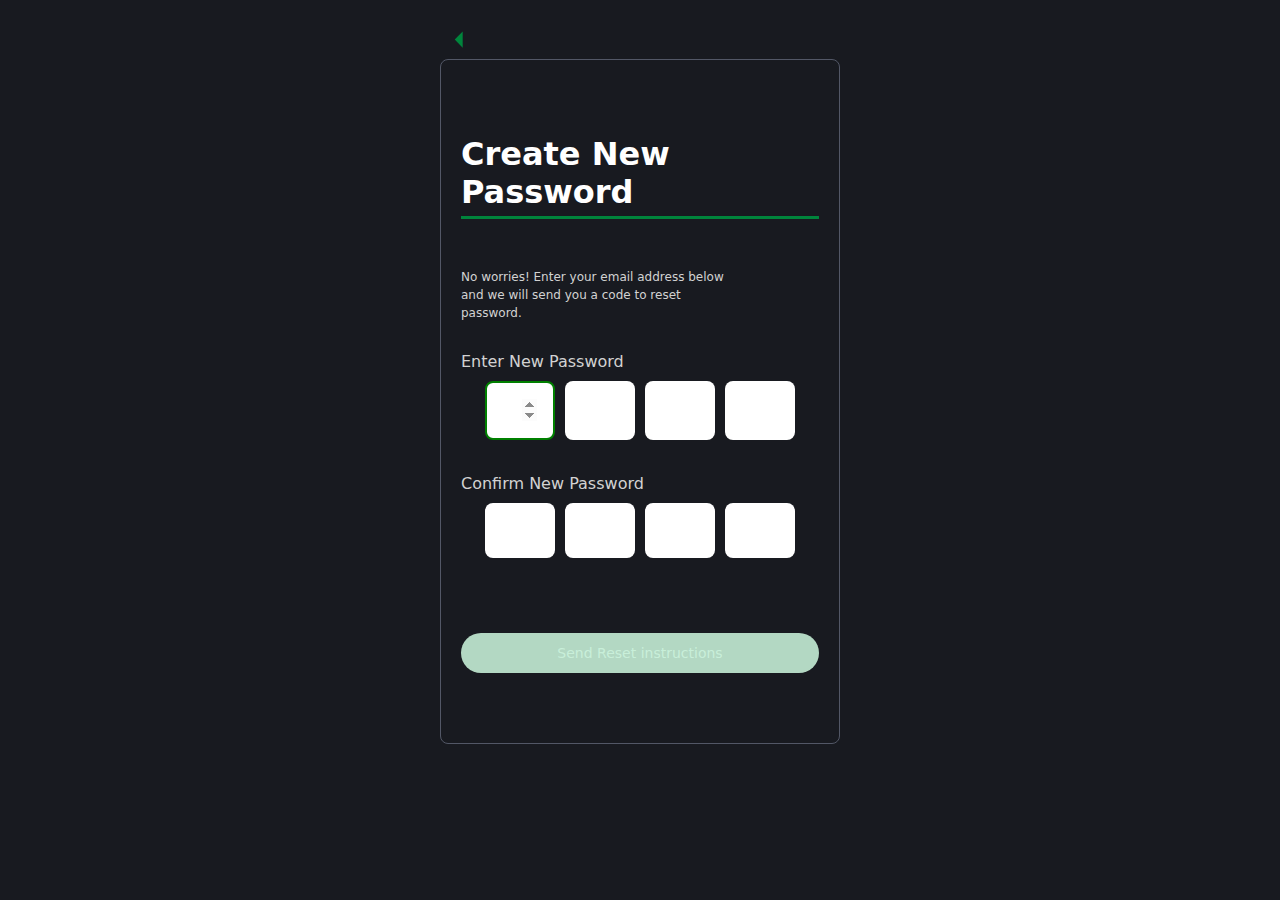
<file: Reset password/reset.html>
<!DOCTYPE html>
<html lang="en">
<head>
    <meta charset="UTF-8">
    <meta name="viewport" content="width=device-width, initial-scale=1.0">
    <title>Forgort Password</title>
    <link rel="stylesheet" href="../Reset password/reset.css">
</head>
<body>
    <div class="container">
        <div class="container-wraper">
            <div class="forgot-sect">
                <div class="forgot-wrap">
                    <svg class="back" xmlns="http://www.w3.org/2000/svg" width="39" height="39" viewBox="0 0 39 39" fill="none">
                        <path d="M22.6667 11.375L14.75 19.5L22.6667 27.625V11.375Z" fill="#00853C"/>
                      </svg>
                      <div class="forgot-row">
                        <h1>Create New Password</h1>
                        <p>No worries! Enter your email address below and 
                            we will send you a code to reset password.
                        </p>
                        <div class="email-box">
                            <label for="email">Enter New Password</label>
                            <br>
                             <div class="otp-wraper" id="wrapper-one">
                         <input type="number" name="number"  id="email" maxlength="1"  disabled/>
                        <input type="number" name="number" id="email" maxlength="1" disabled/>
                         <input type="number" name="number" id="email" maxlength="1" disabled/>
                         <input type="number" name="number" id="email" maxlength="1" disabled/>
                                   
                            </div>
                            <br>
                             <label for="email">Confirm New Password</label>
                              <br>
                             <div class="otp-wraper" id="wrapper2">
                                <input type="number" name="email"  id="email" maxlength="1" disabled/>
                                <input type="number" name="email" id="email" maxlength="1" disabled/>
                                <input type="number" name="email" id="email" maxlength="1" disabled/>
                                <input type="number" name="email" id="email" maxlength="1" placeholder=""disabled>
                                   
                            </div>
                        </div>
                        <a  href="#" class="instructions" disabled>Send Reset instructions</a>
                      </div>
                </div>
            </div>
            <div style="display: none;" class="image-sect"></div>
        </div>
    </div>
   <script src="../Reset password/reset.js"></script>
</body>
</html>
</file>
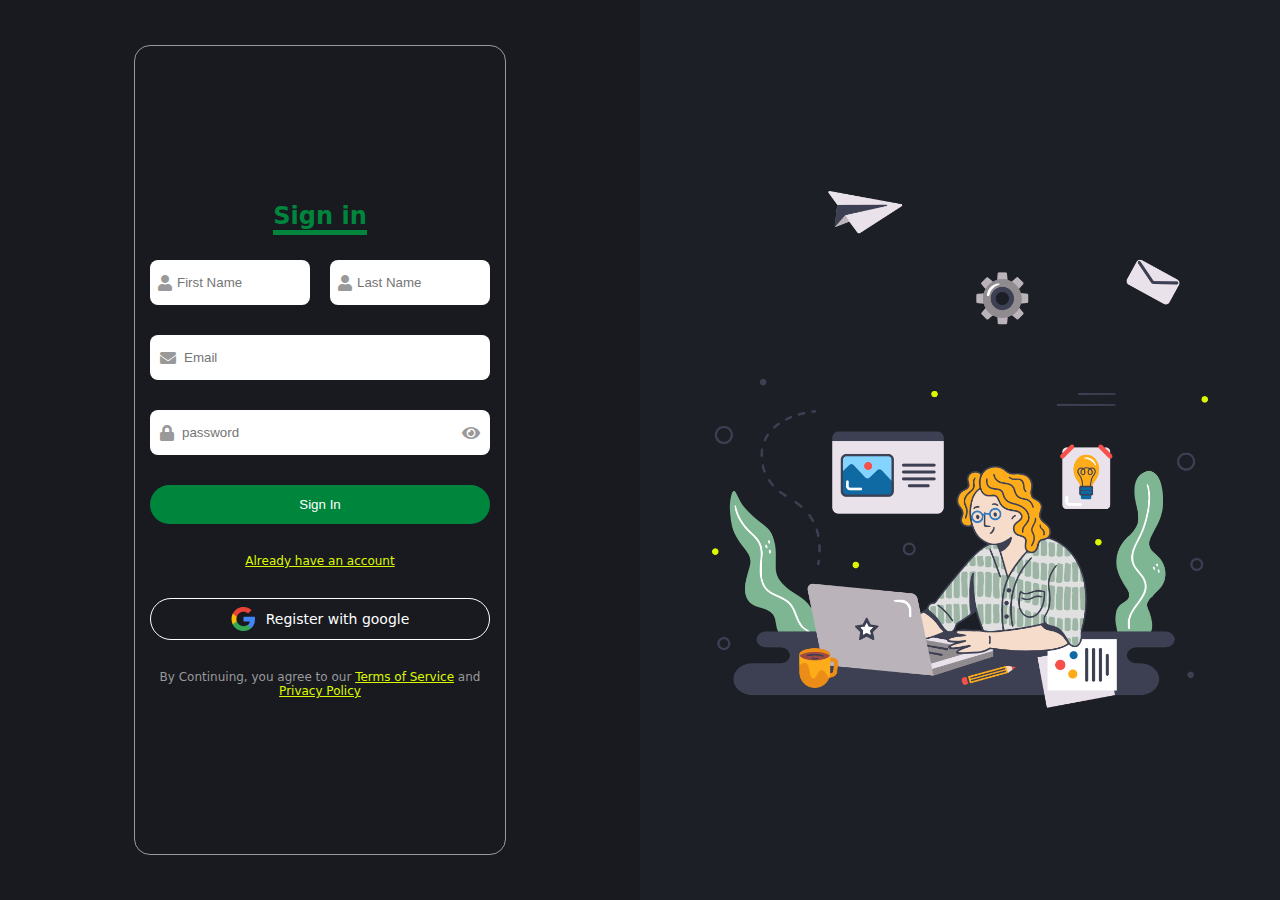
<file: Signin/signin.html>
<!DOCTYPE html>
<html>
<head>
	<meta charset="utf-8">
	<meta name="viewport" content="width=device-width, initial-scale=1.0">
	<link rel="stylesheet" type="text/css" href="../css/all.css">
	<link rel="stylesheet" type="text/css" href="../css/all.min.css">
	<link rel="stylesheet" type="text/css" href="../css/solid.css">
	<link rel="stylesheet" type="text/css" href="../css/regular.css">
	<title>Sign in</title>
	<link rel="stylesheet" type="text/css" href="../Signin/signin.css">
</head>
<body>
	  
	<div class="sigin-con"> 
     
    	<form action="">
    			 <h2>Sign in</h2>
    		<div class="inputfield names-con">
    			<span class="names first-name">
    				<i class="fa-solid fa-user" ></i>
    				<input type="text" id="first-name" name="" placeholder="First Name">
    			</span>
    			<span class="names last-name">
    				<i class="fa-solid fa-user" ></i>
    				<input type="text" id="last-name" name="" placeholder="Last Name">
    			</span>
    		</div>
    		<p class="incorrect-names" style="margin: 0 ;color: red; text-align: left;"></p>

    		<div class="inputfield email-con">
    			<i class="fa-solid fa-envelope" ></i>
    			<input type="email" name="" id="email" placeholder="Email">
    		</div>
    		<p class="error-message" style="margin: 0; color: red;text-align: left;"></p>
    		<span  class="inputfield password-con">
    			<i class="fa-solid fa-lock" ></i>
    			<input type="password" name="" id="password" placeholder="password">
    			<i class="fa-solid fa-eye" id="show-hide" ></i>
    		</span>
    		<p class="incorrect-pass" style="margin: 0; color: red; text-align: left;"></p>

    		   <button type="submit"> Sign In</button>
    		  
    		  <a href="#" class="already-got-acc">Already have an account</a>
             
    		<div class="register-btn">
    			 <svg xmlns="http://www.w3.org/2000/svg" width="25" height="24" viewBox="0 0 25 24" fill="none">
                            <path fill-rule="evenodd" clip-rule="evenodd" d="M24.02 12.2729C24.02 11.422 23.9436 10.6038 23.8018 9.81836H12.5V14.4602H18.9582C18.68 15.9602 17.8345 17.2311 16.5636 18.082V21.0929H20.4418C22.7109 19.0038 24.02 15.9274 24.02 12.2729Z" fill="#4285F4"/>
                            <path fill-rule="evenodd" clip-rule="evenodd" d="M12.5 24.0003C15.74 24.0003 18.4564 22.9257 20.4418 21.093L16.5636 18.0821C15.4891 18.8021 14.1145 19.2275 12.5 19.2275C9.37455 19.2275 6.72909 17.1166 5.78546 14.2803H1.77637V17.3894C3.75091 21.3112 7.80909 24.0003 12.5 24.0003Z" fill="#34A853"/>
                            <path fill-rule="evenodd" clip-rule="evenodd" d="M5.78545 14.2804C5.54545 13.5604 5.40909 12.7913 5.40909 12.0004C5.40909 11.2095 5.54545 10.4404 5.78545 9.72042V6.61133H1.77636C0.963636 8.23133 0.5 10.0641 0.5 12.0004C0.5 13.9368 0.963636 15.7695 1.77636 17.3895L5.78545 14.2804Z" fill="#FBBC05"/>
                            <path fill-rule="evenodd" clip-rule="evenodd" d="M12.5 4.77273C14.2618 4.77273 15.8436 5.37818 17.0873 6.56727L20.5291 3.12545C18.4509 1.18909 15.7345 0 12.5 0C7.80909 0 3.75091 2.68909 1.77637 6.61091L5.78546 9.72C6.72909 6.88364 9.37455 4.77273 12.5 4.77273Z" fill="#EA4335"/>
                          </svg>
    			Register with google
    		</div>
    		 <p>By Continuing, you agree to our <a href="#">Terms of Service</a>  
            and <a href="#">Privacy Policy</a>  
           </p>
    	</form>
       </div>

      
   <div class="png-con">
   	
   </div>
  <script src="../Signin/sign.js"></script>
</body>
</html>
</file>
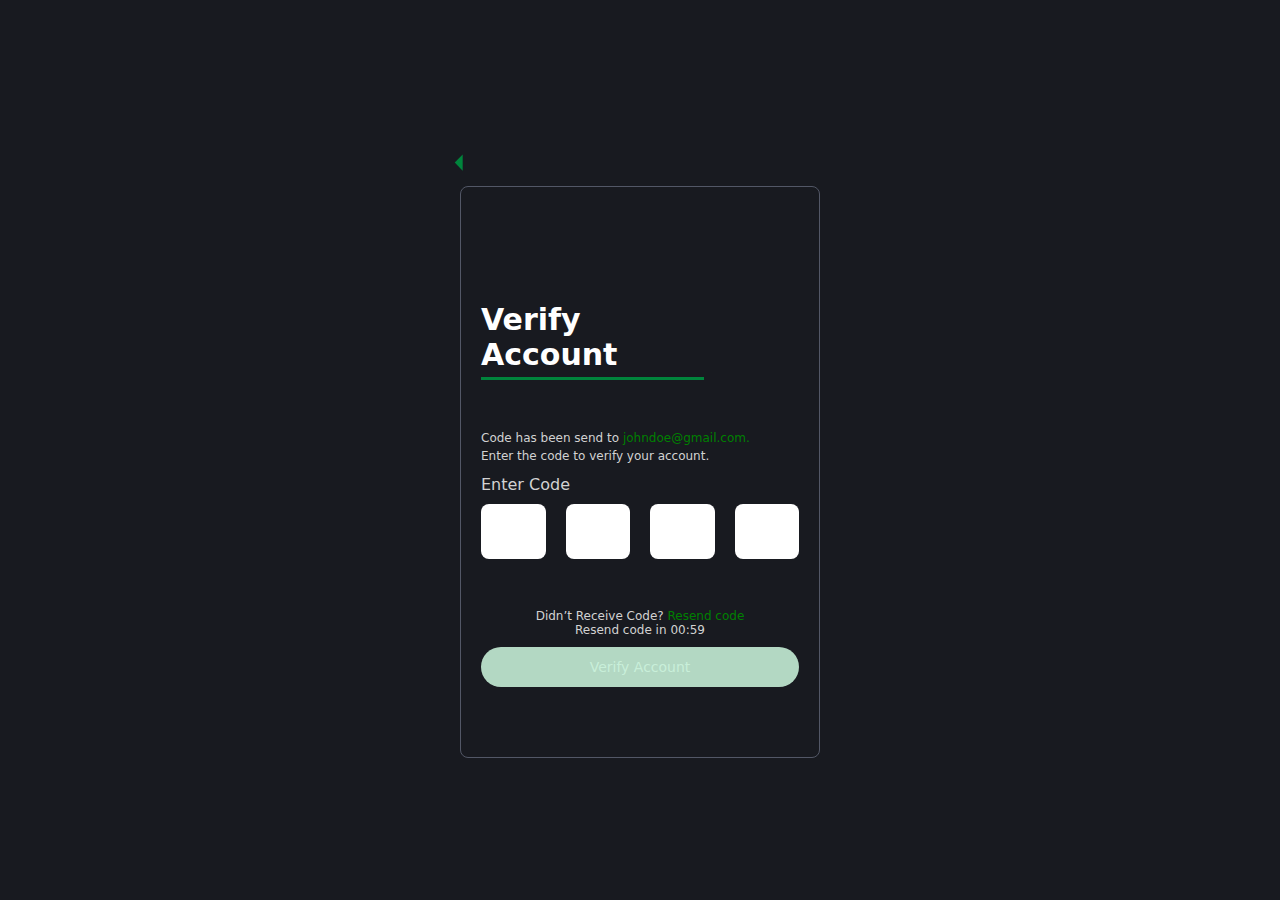
<file: Verify-Account/veriffy.html>
<!DOCTYPE html>
<html lang="en">
<head>
    <meta charset="UTF-8">
    <meta name="viewport" content="width=device-width, initial-scale=1.0">
    <title>Forgort Password</title>
    <link rel="stylesheet" href="../Verify-Account/verify.css">
</head>
<body>
    <div class="container">
        <div class="container-wraper">
            <div class="forgot-sect">
                <div class="forgot-wrap">
                    <svg class="back" xmlns="http://www.w3.org/2000/svg" width="39" height="39" viewBox="0 0 39 39" fill="none">
                        <path d="M22.6667 11.375L14.75 19.5L22.6667 27.625V11.375Z" fill="#00853C"/>
                      </svg>
                      <div class="forgot-row">
                        <h1>Verify Account</h1>
                        <p class="code-msg">Code has been send to <a href="mailto:johndoe@gmail.com">johndoe@gmail.com.</a> 
                            Enter the code to verify your account.
                        </p>
                        
                        <div class="email-box">
                            <label for="email">Enter Code</label>
                            <br>
                            <div class="otp-wraper">
                                <input type="email" name="email"  id="email" maxlength="1" placeholder="" >
                                <input type="number" name="email" id="email" maxlength="1" placeholder=""disabled>
                                <input type="number" name="email" id="email" maxlength="1" placeholder=""disabled>
                                <input type="number" name="email" id="email" maxlength="1" placeholder=""disabled>
                                   
                            </div>
                             
                        </div>

                        <p class="didnt-recieve-code">Didn’t Receive Code? <a href="#">Resend code</a></p>
                        <p>Resend code in <span class="timming">00:59</span></p>
                        <a  href="#" class="instructions">Verify Account</a>
                      </div>
                </div>
            </div>
            <div style="display: none;" class="image-sect"></div>
        </div>
        <span></span>
        
    </div>
   <script src="../Verify-Account/verify.js"></script>
</body>
</html>
</file>
<file: HOME_PAGE/style.css>
@import url('https://fonts.googleapis.com/css2?family=Cedarville+Cursive&family=Fira+Code:wght@300&family=Poppins:wght@100;300&display=swap');



:root{
    --primary-color-:#00853C;
    --bg-color:#181A20;
    --light--:#fff;
}


*{
    margin: 0;
    padding: 0;
    box-sizing: border-box;
    list-style: none;
    text-decoration: none;
    font-family:;
}
*::before,*::after{
    box-sizing: border-box;
}
body{
    background-color: var(--bg-color);
    font-family:system-ui, -apple-system, sans-serif 'Cedarville Cursive', cursive;
    font-family:system-ui, -apple-system, 'Fira Code', monospace;
    font-family: system-ui, -apple-system,'Poppins', sans-serif;
}
.header{
    position: fixed;
    top: 0;
    display: flex;
    align-items: center;
    justify-content: space-between;
    width: 100%;
    height: 84px;
    z-index: 2;
    /* transition:  0.5s ease; */
    background-color: var(--bg-color);
}
.header.addColor{
    background: radial-gradient(164.25% 129.18% at 47.19% -0.63%, rgba(0, 133, 60, 0.30) 0%, rgba(0, 133, 60, 0.30) 100%);
    backdrop-filter: blur(21px);
    background: #1D1F26;
    /* filter:blur(100px) ; */
}
 
.header .logo{
    display: flex;
    align-items: center;
    margin-left: 40px;
    gap: 10px;
}
.header .logo .grw{
    font-size: 20px;
    color: var(--light--);
}
.header .logo .svg1{
    fill:var(--primary-color-) ;
    margin-top: 5px;
    width: 20px;

}
.header .nav_list{
    position: fixed;
    display:flex;
    flex-direction: column;
    top: 84px;
    transform: translateY(-700px);
    background-color: inherit;
    height: calc(100vh - 84px);
    width: 100%;
    z-index: -1;
    transition: 0.5s ease;
}
.header .nav_list.slide-in{
    transform: translateY(0);
}
.header .nav_list .ul_list{
    width:max-content;
    align-items: center;
    display: flex;
    width: 100%;
    justify-content: center;
    flex-direction: column;
}
.header  .nav_list .ul_list .li_list{
    margin: 0 0px;
    display: flex;
    align-items: center;
    justify-content: center;
    width: max-content;
    /* border:1px solid red; */
    margin: 25px 0;
    /* align-items: stretch; */
}
.header  .nav_list .ul_list .li_list:nth-child(4),
.header .nav_list .ul_list .li_list:nth-child(5){
    padding-right: 35px;
}
.header  .nav_list .ul_list .li_list .link_list{
    display: flex;
    align-items: center;
    gap: 10px;
    flex-direction: row;
    width: 100%;
    text-align: center;
    padding: 0px 0;
    justify-content:center ;
    color: var(--light--);
    /* border:1px solid rgb(169, 164, 164); */
}
.header  .nav_list .ul_list .li_list .link_list .link_text{
    font-size: 18px;
    font-weight: 500;
    width:max-content ;
}
.header .menu{
    margin-right: 42px;
    cursor: pointer;
}
.active_link{
    position: relative;
}
.active_link::after{
     
    content: '';
width: 57px;
left: 0;
position: absolute;
height: 3px;
bottom: -5px;
background-color:#DCF901;
}
main{
    margin-top: 200px;
    min-height: 100vh;
}
main .intro-text{
  max-width: 270px;
  margin: 0 auto;
  font-size: 20px;
  text-align: center;
  color: #fff;
  margin-top: 40px;
}
main .buy_now{
    display: flex;
    justify-content: space-around;
    align-self:center;
    margin:30px auto 40px auto;
    font-size: 16px;
    gap: 5px;
    align-items: center;
    width: 143px;
    font-weight: 500px;
    color: var(--light--);
    border-radius: 30px;
    text-align: center;
    padding: 10px 15px;
    /* width: 143px; */
    border: 1px solid var(--light--);
}
main .buy_now .sv{
    width: 25px;
    height: 25px;
    display: flex;
    padding-right: 2px;
    border-radius: 50%;
    align-items: center;
    justify-content: center;
    background-color:  #00853C;
}
main .buy_now .buy-icon{
    fill: #00853C;
}
main .slider-con{
    width: 80%;
    position: relative;
    margin: 40px auto;
    height: max-content; 
    overflow: hidden;
}
main .slider-con .img-wrapper{
    display: flex;
    width:800%;
    position: relative;
    transition:0.5s ease-in-out;

}
main .slider-con  .img-wrapper .imgcon{
  width: 100%;
  height: 250px; 
}
main .slider-con .img-wrapper .imgcon img{
    width: 100%;
    height: 100%;
    border-radius: 5px;
    object-fit: cover;
}

 
main .slider-con .btn-right,
main .slider-con .btn-left{
    position: absolute;
    background-color: #00853c6b;
    border-radius: 50%;
    width: 40px;
    height: 40px;
    z-index: 1;
    top: 50%;
    cursor: pointer;
}
main .slider-con .indicator-con{
    display: none;
    width: max-content;
    margin: 20px auto 0px auto;
    gap: 10px;
}
main .slider-con .indicator-con .indicators{
    width: 10px;
    height: 10px;
    padding: 5px;
    cursor: pointer;
    border-radius: 50%;
    background-color: var(--bg-color);
    border: 2px solid #fff;
}
main .slider-con .indicator-con .indicators.active-indicator{
  background-color: var(--primary-color-) ;
}
main .slider-con .btn-right{
    right: 0;
}
main .images-den {
    width: 90%;
    display: flex;
    flex-direction: column;
    justify-content: center;
    align-items: center;
    margin: 100px auto;
    
}
main .images-den .inputsect{  
 border-radius: 24.5px;
background: #252830;
width: 290px;
height: 47px;
display: flex;
align-items: center;
justify-content: ;
padding-left: 29px;
}

main .images-den  .inputsect .search{
    padding: 10px 0;
    margin-left: 15px;
    width: 80%;
    background-color: #252830;
    color: #fff;
    outline: none;
    border: none;
    
}
main .images-den .image-preview-con{
    width: 95%;
    display: grid;
    grid-template-columns: repeat(auto-fill,minmax(300px,350px));
    gap: 39px;
    place-items: center;
    place-content: center;
    margin:40px auto;
}
main .images-den .image-preview-con .img-preview{
    width: 100%;
    display: inline;
    height: 300px;
    margin:20px auto;
    position: relative;

}
main .images-den .image-preview-con .img-preview img{
   width: 100%;
   height: 250px;
   object-fit: cover;
 border-radius: 8px;

}
main .images-den .image-preview-con .img-preview .prev-con{
    display: flex;
    justify-content: space-around;
    align-items: center;
    margin-top: 20px;
    margin-bottom: 20px;
}
main .images-den .image-preview-con .img-preview .prev-con .cry{
   color:var(--light--);
   font-size:14px;
   font-weight:600;
   font-feature-settings: 'clig' off, 'liga'
}
main .images-den .image-preview-con .img-preview .prev-con .amount{
    color:var(--primary-color-);
    font-size:14px;
    padding: 12px 27px;
    width: 53px;
    display: flex;
    align-items: center;
    justify-content: center;
    height: 26px;
    font-weight:600;
    border-radius: 4px;
    background: rgba(0, 133, 60, 0.15);
    backdrop-filter: blur(50px);
    margin-left: 30px;
    border-radius: 5px;
 }
 main .images-den .image-preview-con .img-preview .prev-con .preview{
    color:#BDBDBD;
    font-size:12px;
    width: 73px;
    display: block;
    text-transform: capitalize;
    display: flex;
    align-items: center;
    justify-content: center;
    text-align: center;
    font-weight:400;
    margin-left: auto;
    padding: 12px  27px;
    border-radius: 4px;
    background: #252830;
    backdrop-filter: blur(50px);
 }
main .see{
    display:flex;
    align-items: center;
    gap:13px;
    width: max-content;
    padding: 4px 7px;
    border-radius: 40px;
    border: 1px solid #252830;
}
main .see .ic{
 border-radius: 50%;
 background-color: #00853c86;
 width:38px;
 height:38px;
 margin-left: 10px;
 display:flex;
 align-items: center;
 justify-content:center;

}
main .see a{
    font-size: 14px;
    margin-right: 10px;
    font-weight: 600;
    color:var(--light--);
    text-transform:capitalize
}


/* footer */
.footer{
    background: #1D1F26;
    width: 100%;
    padding-top: 40px;

    /* border-top:1px solid var(--light--); */
}
.footer .footer-con{
    display: flex;
    justify-content: center;
    width: 90%;
    gap: 50px;
    align-items: center;
    flex-direction: column;
    /* flex-wrap: wrap; */
    margin: 0 auto 73px auto;
}
.footer .footer-con .footer-line .bdt{
    font-weight: 500;
    font-size: 20px;
    text-align: center;
    display: flex;
    align-items: center;
    justify-content: center;
    margin-bottom: 35px;
    color:var(--light--);
}
.footer .footer-con .footer-line .footer-li-con{
    display: flex;
    gap: 40px;
    align-items: center;
    flex-direction: column;

}
.footer .footer-con .footer-line .footer-li-con .ft-list .f-link{
    color: var(--light--);
    font-size: 12px;
    display: flex;
    align-items: center;
    gap: 3px;
    font-weight: 500;
}
.reserve{
    display: flex;
    /* margin-bottom: 50px; */
    width: 90%;
    height: 100px;
    flex-wrap: wrap;
    align-items: center;
    justify-content: space-between;
    margin:0 auto;
    border-top:1px solid #fff;
}
.reserve .logo-2{ 
 display: flex;
 align-items: center;
 gap: 13px;
}
.reserve .logo-2 h5{
    font-size: 20px;
    font-weight: 800;
    color:var(--light--)
}
.reserve p{
    font-size: 12px;
    font-weight: 400;
    color:#525766;
}
@media screen and (min-width:700px){
    .header{
        justify-content:space-between;
    }
    .header .nav_list{
        transform: translateY(0);
        position: static;
        display: flex;
        top: 6px;
        height: max-content;
        width: max-content;
        margin-right:200px ;
    }
    .header .nav_list .ul_list{
        width:max-content;
        display: flex;
        align-items: center;
        flex-direction: row;
        width: 100%;
    }
     .header  .nav_list .ul_list .li_list .link_list{
        padding: 0 30px;
        flex-direction: row;
        align-items:center;
        width:100%;
        
     }
     .active_link::after{
     
        content: '';
    width: 57px;
    left: 10%;
    transform: translateX(20px);
    margin-left: ;
    position: absolute;
    height: 3px;
    bottom: -5px;
    background-color:#DCF901;
    }
    .menu{
        display: none;
    }
    main .intro-text{
        max-width: 570px;
        margin: 0 auto;
        font-size: 32px;
        text-align: center;
        color: #fff;
        margin-top: 40px;
      }
      main .slider-con .img-wrapper{
        /* width: 90%;
        
        margin: 0 auto; */
      }
      main .slider-con  .img-wrapper .imgcon{
        width: 100%;
        height: 350px; 
      }
      main .slider-con  .img-wrapper .imgcon img{
         width: 100%;
         height: 300px;
      }
      main .slider-con .btn-right{
        right: 50px;
        top: 50%;
      }
      main .slider-con .btn-left{
        left: 50px;
        top: 50%;
      }
    main .slider-con .indicator-con{
        display: flex;
    }
    .footer{
        
    }
.footer .footer-con{
    flex-direction: row;
    justify-content: space-between;
}
    
    }
</file>
<file: previewPage/preview.css>
@import url('https://fonts.googleapis.com/css2?family=Cedarville+Cursive&family=Fira+Code:wght@300&family=Poppins:wght@100;300&display=swap');



:root{
    --primary-color-:#00853C;
    --bg-color:#181A20;
    --light--:#fff;
}


*{
    margin: 0;
    padding: 0;
    box-sizing: border-box;
    list-style: none;
    text-decoration: none;
    font-family:;
}
*::before,*::after{
    box-sizing: border-box;
}
body{
    background-color: var(--bg-color);
    font-family:system-ui, -apple-system, sans-serif 'Cedarville Cursive', cursive;
    font-family:system-ui, -apple-system, 'Fira Code', monospace;
    font-family: system-ui, -apple-system,'Poppins', sans-serif;
}


.btn-left{
    /* position: absolute; */
    background-color: #00853c6b;
    border-radius: 50%;
    width: 40px;
    height: 40px;
    z-index: 1;
    display: flex;
    align-items: center;
    justify-content: center;
    /* top: 50%; */
    cursor: pointer;
    margin-left: 20px;
    margin-top: 20px;
}
.preview-con{
     width: 100%;

}
.preview-con .image-row{
    width: 90%;
    display: flex;
    gap: 30px;
    flex-direction: column;
    border-radius: 16px;
    border: 1px solid  #525766;
    background:  #181A20;
    padding: 22px;
    overflow: hidden;
    margin: 30px auto 100px auto;
}
.preview-con .image-row .wrap2{
    display: flex;
    gap: 30px;
    flex-direction: column;
}
  .preview-con .image-row .wrap2 .img-c{
    width: 100%;
    position: relative;
    height: 290px;
}
.preview-con .image-row  .wrap2 .img-c img{
  width: 100%;
  border-radius: ;
  border-radius: 16px;
  object-fit: cover;
  height: 100%;
}
.preview-con  .image-row .wrap2 .intro-text-con h2{
    color: #FFF;
    font-size: 24px;
    font-style: normal;
    font-weight: 600;
    line-height: 173%; /* 41.52px */
    margin-top: 15px;
    margin-bottom: 15px;
}
.preview-con .image-row .wrap2 .intro-text-con p{
color:  #525766;
font-size: 14px;
font-style: normal;
font-weight: 400;
line-height: 173%; /* 24.22px */
margin-bottom: 15px;
}
.preview-con .image-row .intro-text-con h5{
   
    color: var(--Light, #FFF);
    font-size: 16px;
    font-style: normal;
    font-weight: 300;
    line-height: 19px;
    border-radius: 4px;
    border: 1px solid var(--Light, #FFF);
    backdrop-filter: blur(50px);
    padding: 12px 27px;
    width: 286px;
}
.preview-con .image-row .intro-text-con span{
 font-weight: 600;
 font-size: 20px;
}
.preview-con .image-row .intro-text-con a{
    font-weight: 600;
    font-size: 12px;
    display: flex;
width: 131px;
height: 53px;
padding: 12px 27px;
justify-content: center;
align-items: center;
color: #fff;
border-radius: 4px;
margin-top: 30px;
background: var(--Primary, #00853C);
backdrop-filter: blur(50px);
   }


.preview-con .carosel-con{
    width: 100%;
    margin: 50px 0 0 0;
    overflow: hidden;
    border-radius: 16px;
}

.preview-con .carosel-con .img-wraper{
    width: 500%;
    margin: 0 auto;
    gap: 10px;
    display: flex;
    transition: all 0.5s ease;
    flex-direction: row;
}
.grabbing{
    cursor: grabbing;
}

.preview-con .carosel-con .img-wraper .each-div{
    width: 100%;
    height: 290px;
    position: relative;
}
.preview-con .carosel-con .img-wraper .each-div img{
     width: 100%;
     height: 100%;
     object-fit:contain;
     object-position: center;
     border-radius: 16px;
     background-position: center;

}
.grabbing .each-div{
    transform: scale(0.9);
} 
.preview-con .related-search{
    width: 90%;
    margin: 0 auto;
}
.preview-con .related-search .rel-wrapper{
   display: flex;
   gap: 33px;
   margin-left: 20px;
   flex-direction: column;
}
.preview-con .related-search .rel-wrapper h5{
   font-size: 16px;
   font-weight: 500;
   color: var(--light--);
}
.preview-con .related-search .rel-wrapper .inputsect{
    border-radius: 24.5px;
    background: #252830;
    width: 290px;
    height: 47px;
    display: flex;
   
    margin-bottom: 25px;
    align-items: center;
    justify-content: ;
    padding-left: 29px;
}
.preview-con .related-search .rel-wrapper .inputsect .search{
    padding: 10px 0;
    margin-left: 15px;
    width: 80%;
    background-color: #252830;
    color: #fff;
    outline: none;
    border: none;
}
.preview-con .related-search .raper{
    width: 100%;
    display: grid;
    grid-template-columns: repeat(auto-fill,minmax(300px,1fr));
    gap: 30px;
    
    place-items: center;
    place-content: center;
    margin:40px auto;
}
.preview-con .related-search .raper .each-div{
   position: relative;
   width: 100%;
   height: 290px;
   max-width: 400px;
   margin: 5px 10px;
   object-position: center;
}
.preview-con .related-search .raper  .each-div .prev-con{
    display: flex;
    justify-content: space-around;
    align-items: center;
    margin-top: 20px;
    width: 100%;
    margin-bottom: 20px;
}
.preview-con .related-search .raper  .each-div .prev-con .cry{
color:var(--light--);
font-size:14px;
font-weight:600;
font-feature-settings: 'clig' off, 'liga'
}
.preview-con .related-search .raper  .each-div .prev-con .amount{
color:var(--primary-color-);
font-size:14px;
padding: 12px 27px;
width: 53px;
display: flex;
align-items: center;
justify-content: center;
height: 26px;
font-weight:600;
border-radius: 4px;
background: rgba(0, 133, 60, 0.15);
backdrop-filter: blur(50px);
margin-left: 30px;
border-radius: 5px;

}
.preview-con .related-search .raper  .each-div .prev-con .preview{
color:#BDBDBD;
font-size:12px;
width: 73px;
text-transform: capitalize;
display: flex;
align-items: center;
justify-content: center;
text-align: center;
font-weight:400;
margin-left: auto;
padding: 12px  27px;
border-radius: 4px;
background: #252830;
backdrop-filter: blur(50px);
}
.preview-con .related-search .raper .each-div img{
    width: 100%;
    
    border-radius: 16px;
    

}
.preview-con   .see{
    display:flex;
    align-items: center;
    gap:13px;
    margin: 50px auto 50px auto;
    width: max-content;
    padding: 4px 7px;
    border-radius: 40px;
    border: 1px solid #252830;
}
.preview-con   .see .ic{
    border-radius: 50%;
    background-color: #00853c86;
    width:37px;
    height:37px;
    margin-left: 10px;
    display:flex;
    align-items: center;
    justify-content:center;
}
.preview-con   .see .seemore{
   font-size: 14px;
    margin-right: 10px;
    font-weight: 600;
    color:var(--light--);
    text-transform:capitalize;
    padding-left: 10px;
    

}

   @media screen and (min-width:700px){
    .preview-con .image-row{
        flex-direction: column;
    }
    .preview-con .image-row .wrap2{
        display: flex;
        gap: 30px;
        overflow: hidden;
        flex-direction: row;
    }
   .preview-con .image-row .intro-text-con h2{
     font-size: 32px;
     margin-top: 0;
   }
   .preview-con .image-row .intro-text-con p{
    font-size: 16px;
   }
   .preview-con .carosel-con .img-wraper{
    width: 170%;   
}
   .preview-con .carosel-con .img-wraper .each-div{
    width: 20%;
}
.preview-con .related-search .rel-wrapper{
    display: flex;
    gap: 33px;
    justify-content: space-between;
    flex-direction: row;
    margin-left: 0;
 }
.preview-con .related-search .raper{
    /* gap: 10px; */
}

   }
</file>
<file: FORGOT_PASSWORD_PAGE/Forgot-pass.css>
@import url('https://fonts.googleapis.com/css2?family=Cedarville+Cursive&family=Fira+Code:wght@300&family=Poppins:wght@100;300&display=swap');



:root{
    --primary-color-:#00853C;
    --bg-color:#181A20;
    --light--:#fff;
}


*{
    margin: 0;
    padding: 0;
    box-sizing: border-box;
    list-style: none;
    text-decoration: none;
    font-family:;
}
*::before,*::after{
    box-sizing: border-box;
}
body{
    height: 100vh;
    background-color: var(--bg-color);
    font-family:system-ui, -apple-system, sans-serif 'Cedarville Cursive', cursive;
    font-family:system-ui, -apple-system, 'Fira Code', monospace;
    font-family: system-ui, -apple-system,'Poppins', sans-serif;
}
.container{
    width: 100%;
    height: 100%;
}
.container .container-wraper{
    display: flex;
    flex-direction: column;
    width: 100%;
    height: 100%;
}
.container .container-wraper .forgot-sect{
   width: 100%;
   display: flex;
   /* align-items: center; */
   justify-content:center ;
   

}
.container .container-wraper .forgot-sect .forgot-wrap{
    width: 100%;
    margin: 0 auto;
    padding: 20px;

    line-height: ;
    

}
.container .container-wraper .forgot-sect .forgot-wrap .forgot-row{
    padding: 20px;
    display: flex;
    flex-direction: column;
    align-items: left;
    width: 90%;
    margin: 0 auto;
    max-width: 400px;
    border-radius: 8px;
    /* justify-content: center; */
    border: 1px solid #525766;
}
.container .container-wraper .forgot-sect .forgot-wrap .forgot-row h1{
   margin: 90px 0 20px 0;
   color: #fff;
   padding: 5px 0;
   font-size: ;
   font-weight: 600;
   border-bottom: 3px solid #00853C;
   width:70%;
   /* max-width: 400px; */
}
.container .container-wraper .forgot-sect .forgot-wrap .forgot-row p{
    color: #D2D2D2;
    margin: 29px 0 0 0;
    font-size: 12px;
    max-width: 270px;
    line-height: 1.5;
}
.container .container-wraper .forgot-sect .forgot-wrap .forgot-row .email-box{
    margin: 30px 0 50px 0;
}
.container .container-wraper .forgot-sect .forgot-wrap .forgot-row .email-box label{
    color: #D2D2D2;
    margin: 10px 0;
    line-height: 10px;
}
.container .container-wraper .forgot-sect .forgot-wrap .forgot-row .email-box input{
    background-color: #fff;
    outline: none;
    border: none;
    border-radius:8px ;
    width: 100%;
    margin-top: 10px;
    padding: 12px 16px;
}
.container .container-wraper .forgot-sect .forgot-wrap .forgot-row .instructions{
    width: 100%;
    text-align: center;
    background-color: #00853C;
    color: #fff;
    padding: 12px 16px;
    border-radius: 30px;
    font-size: 14px;
    visibility:hidden;
    margin-bottom: 50px;
    margin-top: 10px;
}
.container .container-wraper .image-sect{
    display: none;
}
@media screen and (min-width:700px){
    .image-sect{
        display: flex;
    }
}
</file>
<file: login-path/login.css>
@import url('https://fonts.googleapis.com/css2?family=Cedarville+Cursive&family=Fira+Code:wght@300&family=Poppins:wght@100;300&display=swap');

*{
    margin: 0;
    padding: 0;
    box-sizing: border-box;
    
}

*::before,*::after{
    box-sizing: border-box;
}
body{
    height: 100vh;
    /* display: flex; */
    
    
    overflow: hidden;
    background: var(--Background, #181A20);
    font-family:system-ui, -apple-system, sans-serif 'Cedarville Cursive', cursive;
    font-family:system-ui, -apple-system, 'Fira Code', monospace;
    font-family: system-ui, -apple-system,'Poppins', sans-serif;
}


.slide-rope{
    width:100% ;
    left:;
    display: flex;
    height: max-content;
    height: max-content;
     justify-content: center;
     align-items: center;
    position: relative;
    margin: auto auto;
    
}
.slide-rope .container{
    width: 100%;
    height: max-content;
    display: flex;
    position: relative;
    align-items: center;
    
  margin-top: 25px;
    justify-content: space-between;
}
.slide-rope .container >*{
    
    flex: 1;
    display: flex;
    justify-content: center;
    align-items: center;
    height: 100%;
}
.slide-rope .container .svg-d{
    /* border: 1px solid red; */
    height: 100vh;
    width: 50%;
    display: none;
    background: #1E2128;
}
.slide-rope .container .svg-d .svg-d-wrap{
    display: flex;
    justify-content: center;
    align-items: center;
    
}
.login_con{
    /* border: 2px solid #fff; */
    border-radius: 8px;
    width:100% ;
    height: 100%;
    padding: 20px 7px;
    /* border: 2px solid #fff; */

    /* max-width: 400px; */
}
.login_con .login_wrap{
    display: flex;
    align-items: ;
    width:100%;
    max-width: 400px;
    height: 100%;
    margin: 0 auto;
    border: 2px solid #525766;
    padding: 25px 25px ;
    max-width: 400px;
    border-radius: 16px;


    /* max-width:700px; */
    justify-content: center;
    flex-direction: column;
}
.login_con .login_wrap h2{
    color: #FFF;
  width: 100%;
   
font-size: 32px;
font-style: normal;
font-weight: 600;
 
margin-top: 15px ;
}
 
.login_con .login_wrap  label{
color: var(--Accent, #525766);
font-size: 14px;
font-style: normal;
font-weight: 500;

text-transform: capitalize;
line-height: 25px;

letter-spacing: 0.14px; 
}
.login_con .login_wrap .input_wraper{
  margin: 4px 0;
}
.login_con .login_wrap  input{
   padding: 14px 16px;
   width: 100%;
   /* height: 50px; */
   outline: none;
   border:none;
   border-radius: 8px;
   /* margin-top: 10px; */
   
}
.login_con .login_wrap .email.customise{
    border: 2px solid red;
}
.login_con .login_wrap input[type=checkbox]{
    display:none ;
    /* background-color:red ; */
}
.login_con .login_wrap input[type=checkbox] + label::before{
    content:'\2714 ';
    border: 1px solid #525766;
    /* padding:0 5px; */
    height: 15px;
    padding-bottom: 1rem;
    padding-left: 5px;
    padding-right: 3px;
    margin-right: 3px;
    
    font-size: 15px;
    border-radius: 4px;
    display: inline-block;
    align-items: center;
    justify-content: center;
    color: transparent;
}
.login_con .login_wrap input[type=checkbox]:checked + label::before{
    background-color: transparent;
    color: #fff;
}
.login_con .login_wrap .incorrect-txt,
.login_con .login_wrap .incorrect-pass{

    font-size: 12px;
    margin-top: 4px;
    color: #D12E34;
    align-items: center;
    gap: 10px;
}
.login_con .login_wrap .password-indicator-con,
.login_con .login_wrap .field{
    display: flex;
    background-color: #fff;
    align-items: center;
    justify-content: space-between;
    padding-right:  15px;
    border-radius: 8px;
    margin: 4px 0;
}
.login_con .login_wrap .create-account{
    width: 100%;
    border-radius: 300px;
    text-align: center;
    color: #fff;
    text-decoration: none;
    display: flex;
    align-items: center;
    justify-content: center;
    padding: 12px 0;
    font-weight: 600;
    outline: none;
    border: none;
    cursor: pointer;
    background-color:#00853C;
    /* margin-bottom: 0px; */
    letter-spacing: 0.51px;
}
.login_con .google-register{
color: var(--Light, #FFF);
 border: 1px solid #fff;
font-size: 14px;
font-style: normal;
display: flex;
cursor:pointer;
  align-items: center;
  justify-content: center;
  border-radius: 30px;
font-weight: 500;
text-decoration: none;
padding: 10px 24px;
gap:10px ;
margin:20px 0 ;
line-height: 10px; /* 142.857% */
letter-spacing: 0.51px;
}
.login_con .terms-condition{
    color: #525766;
    text-align: center;
    font-size: 14px;
    font-weight: 500;
    margin-top: 5px;
}











.login_con .login_wrap .remember-password{
    display: flex;
    justify-content: space-between;
    margin-top: 25px;
}
.login_con .login_wrap .login-2{
    line-height: 150%;
}
.login_con .login_wrap .label{
    line-height: 31px;
}
.login_con .login_wrap .remember-password .remember-box{
    display: flex;
    gap: 10px;
    align-items: center;
}
.login_con .login_wrap .remember-password .remember-box .remb-txt{
    display: flex;
    align-items: center;
    justify-content: center;
    font-size: 12px;
}
.login_con .login_wrap .remember-password .remember-box p{
    color: #525766;
    font-size: 12px;
    font-weight: 400;
}
.login_con .login_wrap .remember-password .remember-box .check{
    background-color: #181A20;
   
}
.incorrect-coni{
    display: none;
    align-items: center;
}
.login_con .login_wrap .remember-password .forgot-password{
    color: var(--Primary, #00853C);
text-align: right;
 
font-size: 12px;
font-style: normal;
font-weight: 400;
line-height: 20px; /* 183.333% */
letter-spacing: 0.15px;
}
.login_con .login_wrap .login-btn-register-btn{
    display: flex;
    justify-content: space-between;
    margin: 15px 0;
    flex-direction: column;
    cursor: pointer;
    gap: 10px;
    
}
.login_con .login_wrap .login-btn-register-btn >*{
    display: flex;
padding: 12px 14px;
cursor: pointer;
 text-decoration: none;
justify-content: center;
align-items: center;
gap: 8px;
flex: 1 0 0;
color: #fff;
font-size: 14px;
font-weight: 500;
outline: none;
border: none;
letter-spacing: 0.15;
border-radius: var(--Radius-full, 1000px);
background: var(--Primary, #00853C);
}

.login_con .login_wrap .login-btn-register-btn  .register-btn{
    background: transparent;
    color: #525766;
    border: 2px solid #525766;
}

.slide-rope.itranslate{
    left:0;
}
@media screen and (min-width:700px){
.slide-rope .container .svg-d{
    display: flex;
}
.login_con .login_wrap{
    width: 90%;
    border: 2px solid #525766;

}
}
</file>
<file: LOGIN_PAGE/Login.css>
@import url('https://fonts.googleapis.com/css2?family=Cedarville+Cursive&family=Fira+Code:wght@300&family=Poppins:wght@100;300&display=swap');

*{
    margin: 0;
    padding: 0;
    box-sizing: border-box;
    
}

*::before,*::after{
    box-sizing: border-box;
}
body{
    height: 100vh;
    /* display: flex; */
    
    
    overflow: hidden;
    background: var(--Background, #181A20);
    font-family:system-ui, -apple-system, sans-serif 'Cedarville Cursive', cursive;
    font-family:system-ui, -apple-system, 'Fira Code', monospace;
    font-family: system-ui, -apple-system,'Poppins', sans-serif;
}


.slide-rope{
    width:200% ;
    display: flex;
    height: max-content;
    height: max-content;
     justify-content: center;
     align-items: center;
    position: relative;
    margin: auto auto;
    
}
.slide-rope .container{
    width: 100%;
    height: max-content;
    display: flex;
    position: relative;
    align-items: center;
    

    justify-content: space-between;
}
.slide-rope .container >*{
    
    flex: 1;
    display: flex;
    justify-content: center;
    align-items: center;
    height: 100%;
}
.slide-rope .container .svg-d{
    /* border: 1px solid red; */
    height: 100vh;
    width: 50%;
    display: none;
    background: #1E2128;
}
.slide-rope .container .svg-d .svg-d-wrap{
    display: flex;
    justify-content: center;
    align-items: center;
    
}
.login_con{
    /* border: 2px solid #fff; */
    border-radius: 8px;
    width:100% ;
    height: 100%;
    padding: 20px 0;
    /* border: 2px solid #fff; */

    /* max-width: 400px; */
}
.login_con .login_wrap{
    display: flex;
    align-items: ;
    width:100%;
    max-width: 400px;
    height: 100%;
    margin: 0 auto;
    /* border: 2px solid #525766; */
    padding: 25px 25px ;
    max-width: 400px;
    border-radius: 16px;


    /* max-width:700px; */
    justify-content: center;
    flex-direction: column;
}
.login_con .login_wrap h2{
    color: #FFF;
  width: 100%;
   
font-size: 32px;
font-style: normal;
font-weight: 600;
/* padding: 10px; */
/* line-height: 120%; 55.36px */
margin-top: 20px ;
}
.login_con .login_wrap .names{
    display: flex;
    gap:10px ;
}
.login_con .login_wrap  label{
color: var(--Accent, #525766);
font-size: 14px;
font-style: normal;
font-weight: 500;

text-transform: capitalize;
line-height: 25px;

letter-spacing: 0.14px; 
}
.login_con .login_wrap .input_wraper{
  margin: 4px 0;
}
.login_con .login_wrap  input{
   padding: 16px 16px;
   width: 100%;
   /* height: 50px; */
   outline: none;
   border:none;
   border-radius: 8px;
   /* margin-top: 10px; */
   
}
.login_con .login_wrap .email.customise{
    border: 2px solid red;
}
.login_con .login_wrap input[type=checkbox]{
    display:none ;
    /* background-color:red ; */
}
.login_con .login_wrap input[type=checkbox] + label::before{
    content:'\2714 ';
    border: 1px solid #525766;
    /* padding:0 5px; */
    height: 15px;
    padding-bottom: 1rem;
    padding-left: 5px;
    padding-right: 3px;
    margin-right: 3px;
    
    font-size: 15px;
    border-radius: 4px;
    display: inline-block;
    align-items: center;
    justify-content: center;
    color: transparent;
}
.login_con .login_wrap input[type=checkbox]:checked + label::before{
    background-color: transparent;
    color: #fff;
}
.login_con .login_wrap .incorrect-txt,
.login_con .login_wrap .incorrect-pass{

    font-size: 12px;
    margin-top: 5px;
    color: #D12E34;
    align-items: center;
    gap: 10px;
}
.login_con .login_wrap .password-indicator-con,
.login_con .login_wrap .field{
    display: flex;
    background-color: #fff;
    align-items: center;
    justify-content: space-between;
    padding-right:  15px;
    border-radius: 8px;
    margin: 5px 0;
}
.login_con .login_wrap .create-account{
    width: 100%;
    border-radius: 300px;
    text-align: center;
    color: #fff;
    text-decoration: none;
    display: flex;
    align-items: center;
    justify-content: center;
    padding: 12px 0;
    font-weight: 600;
    outline: none;
    border: none;
    cursor: pointer;
    background-color:#00853C;
    /* margin-bottom: 0px; */
    letter-spacing: 0.51px;
}
.login_con .google-register{
color: var(--Light, #FFF);
 border: 1px solid #fff;
font-size: 14px;
font-style: normal;
display: flex;
  align-items: center;
  justify-content: center;
  border-radius: 30px;
font-weight: 500;
text-decoration: none;
padding: 12px 24px;
gap:10px ;
margin:20px 0 ;
line-height: 10px; /* 142.857% */
letter-spacing: 0.51px;
}
.login_con .terms-condition{
    color: #525766;
    text-align: center;
    font-size: 14px;
    font-weight: 500;
    margin-top: 5px;
}
.login_con .terms-condition a{
    color: #DCF901;

}

/* second login */
.login_con .login_wrap .remember-password{
    display: flex;
    justify-content: space-between;
    margin-top: 25px;
}
.login_con .login_wrap .login-2{
    line-height: 150%;
}
.login_con .login_wrap .label{
    line-height: 31px;
}
.login_con .login_wrap .remember-password .remember-box{
    display: flex;
    gap: 10px;
    align-items: center;
}
.login_con .login_wrap .remember-password .remember-box .remb-txt{
    display: flex;
    align-items: center;
    justify-content: center;
    font-size: 12px;
}
.login_con .login_wrap .remember-password .remember-box p{
    color: #525766;
    font-size: 12px;
    font-weight: 400;
}
.login_con .login_wrap .remember-password .remember-box .check{
    background-color: #181A20;
   
}
.login_con .login_wrap .remember-password .forgot-password{
    color: var(--Primary, #00853C);
text-align: right;
 
font-size: 12px;
font-style: normal;
font-weight: 400;
line-height: 22px; /* 183.333% */
letter-spacing: 0.15px;
}
.login_con .login_wrap .login-btn-register-btn{
    display: flex;
    justify-content: space-between;
    margin: 15px 0;
    gap: 15px;
}
.login_con .login_wrap .login-btn-register-btn button{
    display: flex;
padding: 12px 14px;
justify-content: center;
align-items: center;
gap: 8px;
flex: 1 0 0;
color: #fff;
font-size: 14px;
font-weight: 500;
outline: none;
border: none;
letter-spacing: 0.15;
border-radius: var(--Radius-full, 1000px);
background: var(--Primary, #00853C);
}

.login_con .login_wrap .login-btn-register-btn  .register-btn{
    background: transparent;
    color: #525766;
    border: 2px solid #525766;
}

.slide-rope.itranslate{
    left:0;
}
@media screen and (min-width:700px){
.slide-rope .container .svg-d{
    display: flex;
}
.login_con .login_wrap{
    width: 90%;
    border: 2px solid #525766;

}
}
</file>
<file: REGISTER_PAGE/register.css>
@import url('https://fonts.googleapis.com/css2?family=Cedarville+Cursive&family=Fira+Code:wght@300&family=Poppins:wght@100;300&display=swap');

*{
    margin: 0;
    padding: 0;
    box-sizing: border-box;
    
}

*::before,*::after{
    box-sizing: border-box;
}
body{
    /* height: 100vh; */
    /* display: flex; */
    
    
    overflow: hidden;
    background: var(--Background, #181A20);
    font-family:system-ui, -apple-system, sans-serif 'Cedarville Cursive', cursive;
    font-family:system-ui, -apple-system, 'Fira Code', monospace;
    font-family: system-ui, -apple-system,'Poppins', sans-serif;
}


.slide-rope{
    width:100% ;
    
    display: flex;
    height: ;
     justify-content: center;
     align-items: center;
    position: relative;
    /* margin: auto auto; */
    
}
.slide-rope .container{
    width: 100%;
    height: max-content;
    display: flex;
    position: relative;
    align-items: center;
    padding: 0 7px;
    /* border: 1px solid red; */
    
    justify-content: center;
}
.slide-rope .container >*{
    /* border: 1px solid red; */  
    flex: 1;
    display: flex;
    justify-content: center;
    align-items: center;
    height: 100%;
}
.slide-rope .container .svg-d{
    /* border: 1px solid red; */
    height: 100vh;
    width: 50%;
    display: none;
    background: #1E2128;
}
.slide-rope .container .svg-d .svg-d-wrap{
    display: flex;
    position: relative;
    justify-content: center;
    align-items: center;
    background: #1E2128;
    
}
.slide-rope .container .svg-d .svg-d-wrap .png-wrap >*{
 position: absolute;
 width: 100px;
 height: 100px;
 object-fit: cover;
}
.slide-rope .container .svg-d .svg-d-wrap .png-wrap >:nth-child(1){
    left: 100px;
    top: -200px;
}
.slide-rope .container .svg-d .svg-d-wrap .png-wrap >:nth-child(2){
    left: -130px;
    top:-200px ;
}
.slide-rope .container .svg-d .svg-d-wrap .png-wrap >:nth-child(3){
    left: px;
    top: -70px;
    width: 170px;
    height: auto;
    z-index: 2;
}
.slide-rope .container .svg-d .svg-d-wrap .png-wrap >:nth-child(4){
    left: -109px;
    top: 40px;
    width: 150px;
    height: auto;
    z-index: 3;
}
.slide-rope .container .svg-d .svg-d-wrap .png-wrap >:nth-child(5){
    left:-200px;
    top:90px;
    z-index: 1;
    width: 500px;
}
.slide-rope .container .svg-d .svg-d-wrap .png-wrap >:nth-child(6){
    left: 38px;
    top: 80px;
    width: 85px;
    z-index: 2;
}
.slide-rope .container .svg-d .svg-d-wrap .png-wrap >:nth-child(7){
    left: 20px;
    top: 65px;
    z-index: 1;
}
.slide-rope .container .svg-d .svg-d-wrap .png-wrap >:nth-child(8){
    left:-10px;
    top: 67px;
    width: 100px;
    z-index: 1;
}
.login_con{
    border-radius: 8px;
    width:100% ;
    height: 100%;
    padding: 0px 0;
     
   display: flex;
   justify-content: center;
   align-items: center;
   margin: 10% auto;
    
}
.login_con .login_wrap{
    display: flex;
    align-items: ;
    width:100%;
    max-width: 400px;
    height: 100%;
    margin: 0 auto;
    padding: 0px 25px ;
    max-width: 400px;
    border-radius: 16px;
    border: 2px solid #525766;
    justify-content: center;
    flex-direction: column;
}
.login_con .login_wrap h2{
    color: #FFF;
  width: 100%;
   
font-size: 32px;
font-style: normal;
font-weight: 600;
/* padding: 10px; */
/* line-height: 120%; 55.36px */
margin-top: 20px ;
}
.login_con .login_wrap .names{
    display: flex;
    gap:10px ;
}
.login_con .login_wrap  label{
color: var(--Accent, #525766);
font-size: 14px;
font-style: normal;
font-weight: 500;

text-transform: capitalize;
line-height: 25px;

letter-spacing: 0.14px; 
}
.login_con .login_wrap .input_wraper{
  margin: 4px 0;
}
.login_con .login_wrap  input{
   padding: 14px 16px;
   width: 100%;
   /* height: 50px; */
   outline: none;
   border:none;
   border-radius: 8px;
   /* margin-top: 10px; */
   
}
.login_con .login_wrap .email.customise{
    border: 2px solid red;
}
.login_con .login_wrap input[type=checkbox]{
    display:none ;
    /* background-color:red ; */
}
.login_con .login_wrap input[type=checkbox] + label::before{
    content:'\2714 ';
    border: 1px solid #525766;
    /* padding:0 5px; */
    height: 15px;
    padding-bottom: 1rem;
    padding-left: 5px;
    padding-right: 3px;
    margin-right: 3px;
    
    font-size: 15px;
    border-radius: 4px;
    display: inline-block;
    align-items: center;
    justify-content: center;
    color: transparent;
}
.login_con .login_wrap input[type=checkbox]:checked + label::before{
    background-color: transparent;
    color: #fff;
}
.login_con .login_wrap .incorrect-txt,
.login_con .login_wrap .incorrect-pass{

    font-size: 12px;
    margin-top: 5px;
    color: #D12E34;
    align-items: center;
    gap: 10px;
}
.login_con .login_wrap .password-indicator-con,
.login_con .login_wrap .field{
    display: flex;
    background-color: #fff;
    align-items: center;
    justify-content: space-between;
    padding-right:  15px;
    border-radius: 8px;
    margin: 5px 0;
}
.login_con .login_wrap .create-account{
    width: 100%;
    border-radius: 300px;
    text-align: center;
    color: #fff;
    text-decoration: none;
    display: flex;
    align-items: center;
    justify-content: center;
    padding: 12px 0;
    font-weight: 600;
    outline: none;
    border: none;
    cursor: pointer;
    background-color:#00853C;
    /* margin-bottom: 0px; */
    letter-spacing: 0.51px;
}
.login_con .google-register{
color: var(--Light, #FFF);
 border: 1px solid #fff;
font-size: 14px;
font-style: normal;
display: flex;
cursor:pointer;
  align-items: center;
  justify-content: center;
  border-radius: 30px;
font-weight: 500;
text-decoration: none;
padding: 12px 24px;
gap:10px ;
margin:20px 0 ;
line-height: 10px; /* 142.857% */
letter-spacing: 0.51px;
}
.login_con .terms-condition{
    color: #525766;
    text-align: center;
    font-size: 14px;
    font-weight: 500;
    margin-top: 5px;
}
.login_con .terms-condition a{
    color: #DCF901;

}

/* second login */
.login_con .login_wrap .remember-password{
    display: flex;
    justify-content: space-between;
    margin-top: 25px;
}
.login_con .login_wrap .login-2{
    line-height: 150%;
}
.login_con .login_wrap .label{
    line-height: 31px;
}
.login_con .login_wrap .remember-password .remember-box{
    display: flex;
    gap: 10px;
    align-items: center;
}
.login_con .login_wrap .remember-password .remember-box .remb-txt{
    display: flex;
    align-items: center;
    justify-content: center;
    font-size: 12px;
}
.login_con .login_wrap .remember-password .remember-box p{
    color: #525766;
    font-size: 12px;
    font-weight: 400;
}
.login_con .login_wrap .remember-password .remember-box .check{
    background-color: #181A20;
   
}
.incorrect-coni{
    display: none;
    align-items: center;
}
.login_con .login_wrap .remember-password .forgot-password{
    color: var(--Primary, #00853C);
text-align: right;
 
font-size: 12px;
font-style: normal;
font-weight: 400;
line-height: 22px; /* 183.333% */
letter-spacing: 0.15px;
}
.login_con .login_wrap .login-btn-register-btn{
    display: flex;
    justify-content: space-between;
    margin: 15px 0;
    cursor: pointer;
    gap: 15px;
}
.login_con .login_wrap .login-btn-register-btn button{
    display: flex;
padding: 12px 14px;
cursor: pointer;

justify-content: center;
align-items: center;
gap: 8px;
flex: 1 0 0;
color: #fff;
font-size: 14px;
font-weight: 500;
outline: none;
border: none;
letter-spacing: 0.15;
border-radius: var(--Radius-full, 1000px);
background: var(--Primary, #00853C);
}

.login_con .login_wrap .login-btn-register-btn  .register-btn{
    background: transparent;
    color: #525766;
    border: 2px solid #525766;
}

.slide-rope.itranslate{
    left:0;
}
@media screen and (min-width:700px){
.slide-rope .container .svg-d{
    display: flex;
}
.login_con{
   margin: 0 auto;
    
    border: none;
}
.login_con .login_wrap{
    width: 90%;
    border: 2px solid #525766;
    margin-top: 0;

}
}
</file>
<file: Signin/signin.css>
@import url('https://fonts.googleapis.com/css2?family=Cedarville+Cursive&family=Fira+Code:wght@300&=Poppins:wght@100;300&display=swap');

*{
	margin: 0;
	padding: 0;
	text-decoration: none;
	box-sizing: border-box;

}
body{
 background: rgb(24, 26, 32);
 height: 100vh;
 width: 100%;
 display: flex;
   justify-content: space-between;
 align-items: center;
 	/*border: 1px solid red;*/
 	font-family: system-ui, -apple-system, sans-serif 'Cedarville Cursive', cursive;
    font-family: system-ui, -apple-system, 'Fira Code', monospace;
    font-family: system-ui, -apple-system,'Poppins', sans-serif;

}
 
 body .png-con{
      width: 50%;
    height: 100vh;
    display: none;
    background: url(../images/sso-image.png) center center / 31rem no-repeat rgb(29, 31, 38);
    background-position: center center; 
 }
 button{
 	width: 100%;
 	padding: 12px 0;
 	max-width: 400px;
 	cursor: pointer;
 	border: none;
 	outline: none;
 	border-radius: 30px;
 	color: #fff;
 	background-color: #00853C;
 }
 a{
 	color:#DCF901; 
 	text-decoration: underline;
 	font-size: 12px;
 }
 p{
 	text-align: center;
 	font-size: 12px;
 	color: rgb(153, 153, 153);
 }
 h2{
 	position: relative;
 	color: #fff;
 	font-weight: bold;
 	color: rgb(0, 133, 60);
 }
 h2::before{
 	content: '';
 	width: 100%;
 	height: 5px;
 	background-color: rgb(0, 133, 60);
 	position: absolute;
 	bottom: -5px;
 }
 i{
 	color: rgb(153, 153, 153);
 }
input{
	border: none;
	width: 100%;
	outline: none;

}
.sigin-con{
	height: 100Vh;
	width: 100%;
 	display: flex;
 	align-items: center;
 	/*padding-top: 10px;*/
	padding: 0 10px;
 	
}
.sigin-con form{
  width:100%;
  margin: auto auto;
  height: 90vh;
 border: 1px solid  rgb(153, 153, 153);
 display: flex;
 border-radius: 16px;
 flex-direction: column;
 align-items:center ;
 padding: 0 15px;
 justify-content: center;

}
.sigin-con form >*{
	margin: 15px auto;
	/*width: 100%;*/
}
.sigin-con form .inputfield{
	background-color: #fff;
	width: 100%;
	gap:8px ;
	padding: 0 10px;
	display: flex;
	border-radius: 8px;
	align-items: center;
	max-width: 400px;
}
.sigin-con form .names-con{
	column-gap: 20px;
	background-color: transparent;
	padding: 0;
}
.sigin-con form .inputfield .names{
	display: flex;
	align-items: center;
	gap: 5px;
    background-color: #fff;
	width: 100%;
	padding-left:8px ;
	padding-right: 8px;
	border-radius: 8px;
	justify-items: center;
}
.sigin-con form .inputfield input{
	padding: 15px 0;
}
.register-btn{
	color: green;
	border: 1px solid #fff;
	border-radius: 30px;
	width: 100%;
	padding: 8px 0;
	display: flex;
	justify-content: center;
	color: #fff;
	gap: 10px;
	font-size: 14px;
	align-items: center;
	text-align: center;

}
@media screen and (min-width:750px){
	 body .png-con{
	 	display: flex;
	 }
.sigin-con{
	width: 50%;
}
 .sigin-con form{
  width: 60%;
}
}
</file>
<file: Verify-Account/verify.css>
@import url('https://fonts.googleapis.com/css2?family=Cedarville+Cursive&family=Fira+Code:wght@300&family=Poppins:wght@100;300&display=swap');



:root{
    --primary-color-:#00853C;
    --bg-color:#181A20;
    --light--:#fff;
}


*{
    margin: 0;
    padding: 0;
    box-sizing: border-box;
    list-style: none;
    text-decoration: none;
    font-family:;
}
*::before,*::after{
    box-sizing: border-box;
}
body{
    height: 100vh;
    background-color: var(--bg-color);
    font-family:system-ui, -apple-system, sans-serif 'Cedarville Cursive', cursive;
    font-family:system-ui, -apple-system, 'Fira Code', monospace;
    font-family: system-ui, -apple-system,'Poppins', sans-serif;
}
a{
    color: green;
}
.container{
    width: 100%;
    height: 100%;
    display: grid;
    place-content: center;
    place-item: center;
}
.container .container-wraper{
    display: flex;

    flex-direction: column;
    width: 100%;
    height: 100%;
}
.container .container-wraper .forgot-sect{
   width: 100%;
   display: flex;
   /* align-items: center; */
   justify-content:center ;
   

}
.container .container-wraper .forgot-sect .forgot-wrap{
    width: 100%;
    margin: 0 auto;
    padding: 0px;

    line-height: ;
    

}
.container .container-wraper .forgot-sect .forgot-wrap .forgot-row{
    padding: 20px;
    display: flex;
    flex-direction: column;
    align-items: left;
    width: 90%;
 
    margin: 0 auto;
    max-width: 400px;
    border-radius: 8px;
    /* justify-content: center; */
    border: 1px solid #525766;
}
.container .container-wraper .forgot-sect .forgot-wrap .forgot-row h1{
   margin: 90px 0 20px 0;
   color: #fff;
   padding: 5px 0;
   font-size: 25px;
   font-weight: 600;
   border-bottom: 3px solid #00853C;
   width:70%;
   /* max-width: 400px; */
}
.container .container-wraper .forgot-sect .forgot-wrap .forgot-row .code-msg{
    color: #D2D2D2;
    margin: 29px 0 0 0;
    font-size: 12px;
    /* max-width: 270px; */
    text-wrap: balance;
    line-height: 1.5;
}
.container .container-wraper .forgot-sect .forgot-wrap .forgot-row  .didnt-recieve-code{
    text-align: center;
    font-size:12px ;
    color: #D2D2D2;
}
.container .container-wraper .forgot-sect .forgot-wrap .forgot-row  .didnt-recieve-code + p{
    font-size: 12px;
    text-align: center;
    color: #D2D2D2;

}
.container .container-wraper .forgot-sect .forgot-wrap .forgot-row .email-box{
    margin: 10px 0 50px 0;
}
.container .container-wraper .forgot-sect .forgot-wrap .forgot-row .email-box .otp-wraper{
    display: flex;
    gap: 10px;
}
.container .container-wraper .forgot-sect .forgot-wrap .forgot-row .email-box .otp-wraper input{
  max-width: 70px;
}
/*.container .container-wraper .forgot-sect .forgot-wrap .forgot-row .email-box .otp-wraper input:focus{
   border: 2px solid blue;
}*/
.container .container-wraper .forgot-sect .forgot-wrap .forgot-row .email-box .otp-wraper  .filled:focus{
   border: 2px solid blue;
}
.container .container-wraper .forgot-sect .forgot-wrap .forgot-row .email-box label{
    color: #D2D2D2;
    margin: 10px 0;
    line-height: 10px;
}
.container .container-wraper .forgot-sect .forgot-wrap .forgot-row .email-box input{
    background-color: #fff;
    outline: none;
    border: none;
    border-radius:8px ;
    width: 100%;
    font-weight: 700;
    font-size: 20px;
    text-align: center;
    margin-top: 10px;
    padding: 16px 16px;
}
.container .container-wraper .forgot-sect .forgot-wrap .forgot-row .instructions{
    width: 100%;
    text-align: center;
    background-color: #bfe7d0ed;
    color: #cff6e0cb;
    padding: 12px 16px;
    border-radius: 30px;
    font-size: 14px;
    
    margin-bottom: 50px;
    margin-top: 10px;
}
.container .container-wraper .forgot-sect .forgot-wrap .forgot-row .instructions.activate{
    background-color: green;
}
.container .container-wraper .image-sect{
    display: none;
}
@media screen and (min-width:700px){
    .image-sect{
        display: flex;
    }
    .container .container-wraper .forgot-sect .forgot-wrap .forgot-row .email-box .otp-wraper{
    display: flex;
    gap: 20px;
}
.container .container-wraper .forgot-sect .forgot-wrap .forgot-row h1{
    font-size: 30px;
}
}
</file>
<file: css/solid.css>
/*!
 * Font Awesome Free 6.2.0 by @fontawesome - https://fontawesome.com
 * License - https://fontawesome.com/license/free (Icons: CC BY 4.0, Fonts: SIL OFL 1.1, Code: MIT License)
 * Copyright 2022 Fonticons, Inc.
 */
:root, :host {
  --fa-style-family-classic: 'Font Awesome 6 Free';
  --fa-font-solid: normal 900 1em/1 'Font Awesome 6 Free'; }

@font-face {
  font-family: 'Font Awesome 6 Free';
  font-style: normal;
  font-weight: 900;
  font-display: block;
  src: url("../webfonts/fa-solid-900.woff2") format("woff2"), url("../webfonts/fa-solid-900.ttf") format("truetype"); }

.fas,
.fa-solid {
  font-weight: 900; }
</file>
<file: css/regular.css>
/*!
 * Font Awesome Free 6.2.0 by @fontawesome - https://fontawesome.com
 * License - https://fontawesome.com/license/free (Icons: CC BY 4.0, Fonts: SIL OFL 1.1, Code: MIT License)
 * Copyright 2022 Fonticons, Inc.
 */
:root, :host {
  --fa-style-family-classic: 'Font Awesome 6 Free';
  --fa-font-regular: normal 400 1em/1 'Font Awesome 6 Free'; }

@font-face {
  font-family: 'Font Awesome 6 Free';
  font-style: normal;
  font-weight: 400;
  font-display: block;
  src: url("../webfonts/fa-regular-400.woff2") format("woff2"), url("../webfonts/fa-regular-400.ttf") format("truetype"); }

.far,
.fa-regular {
  font-weight: 400; }
</file>
